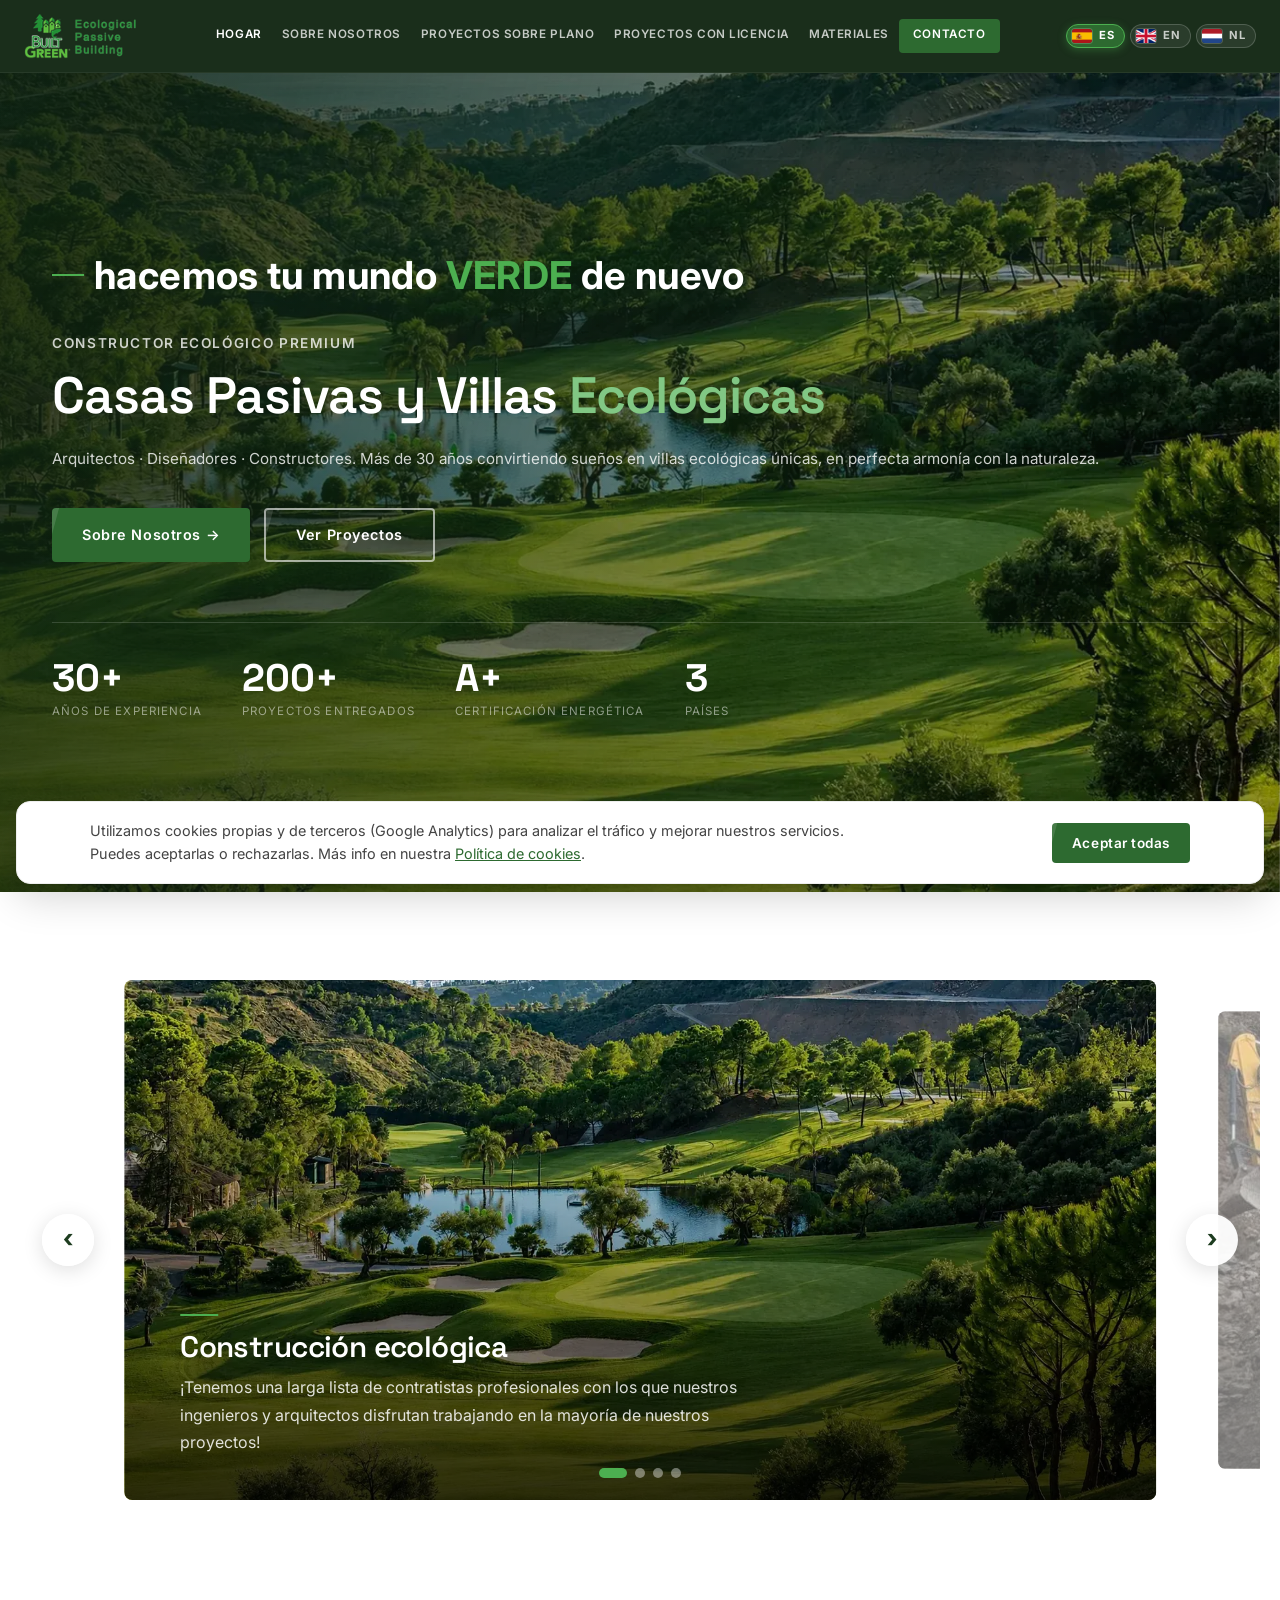
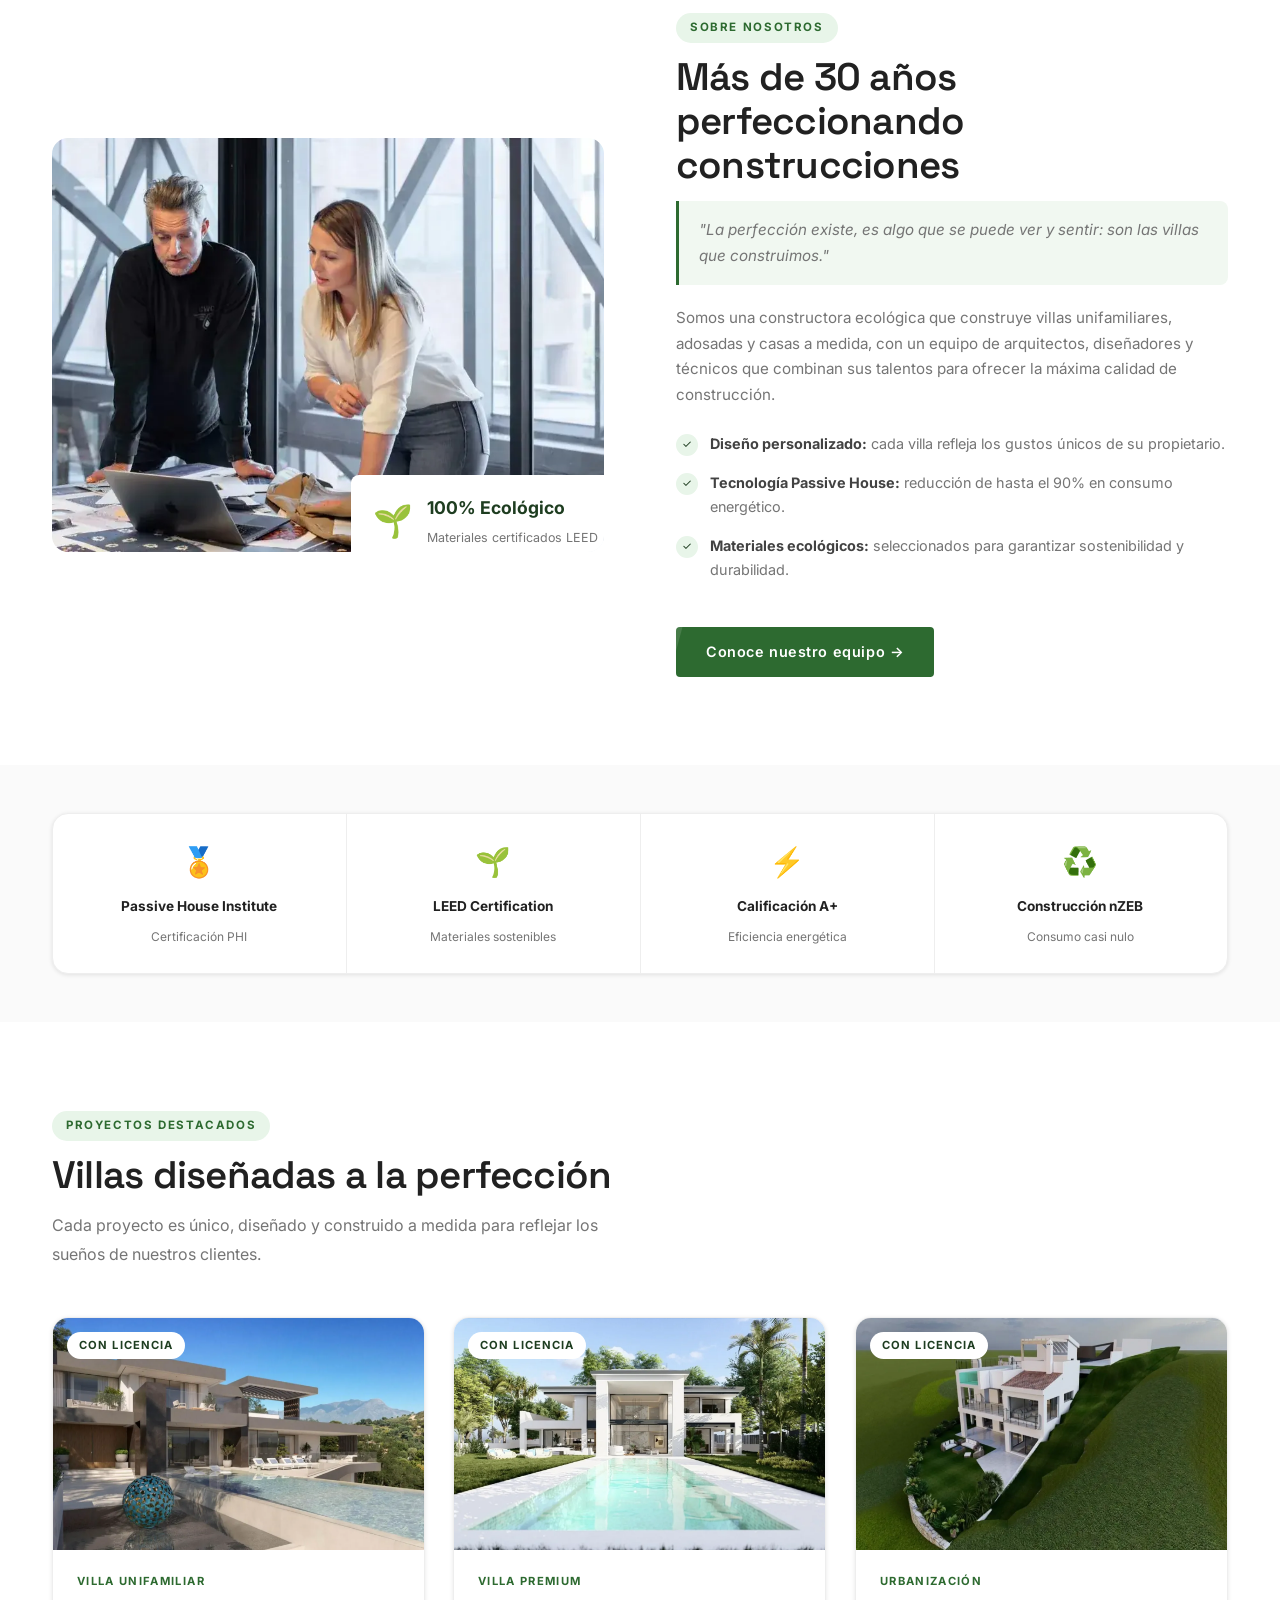
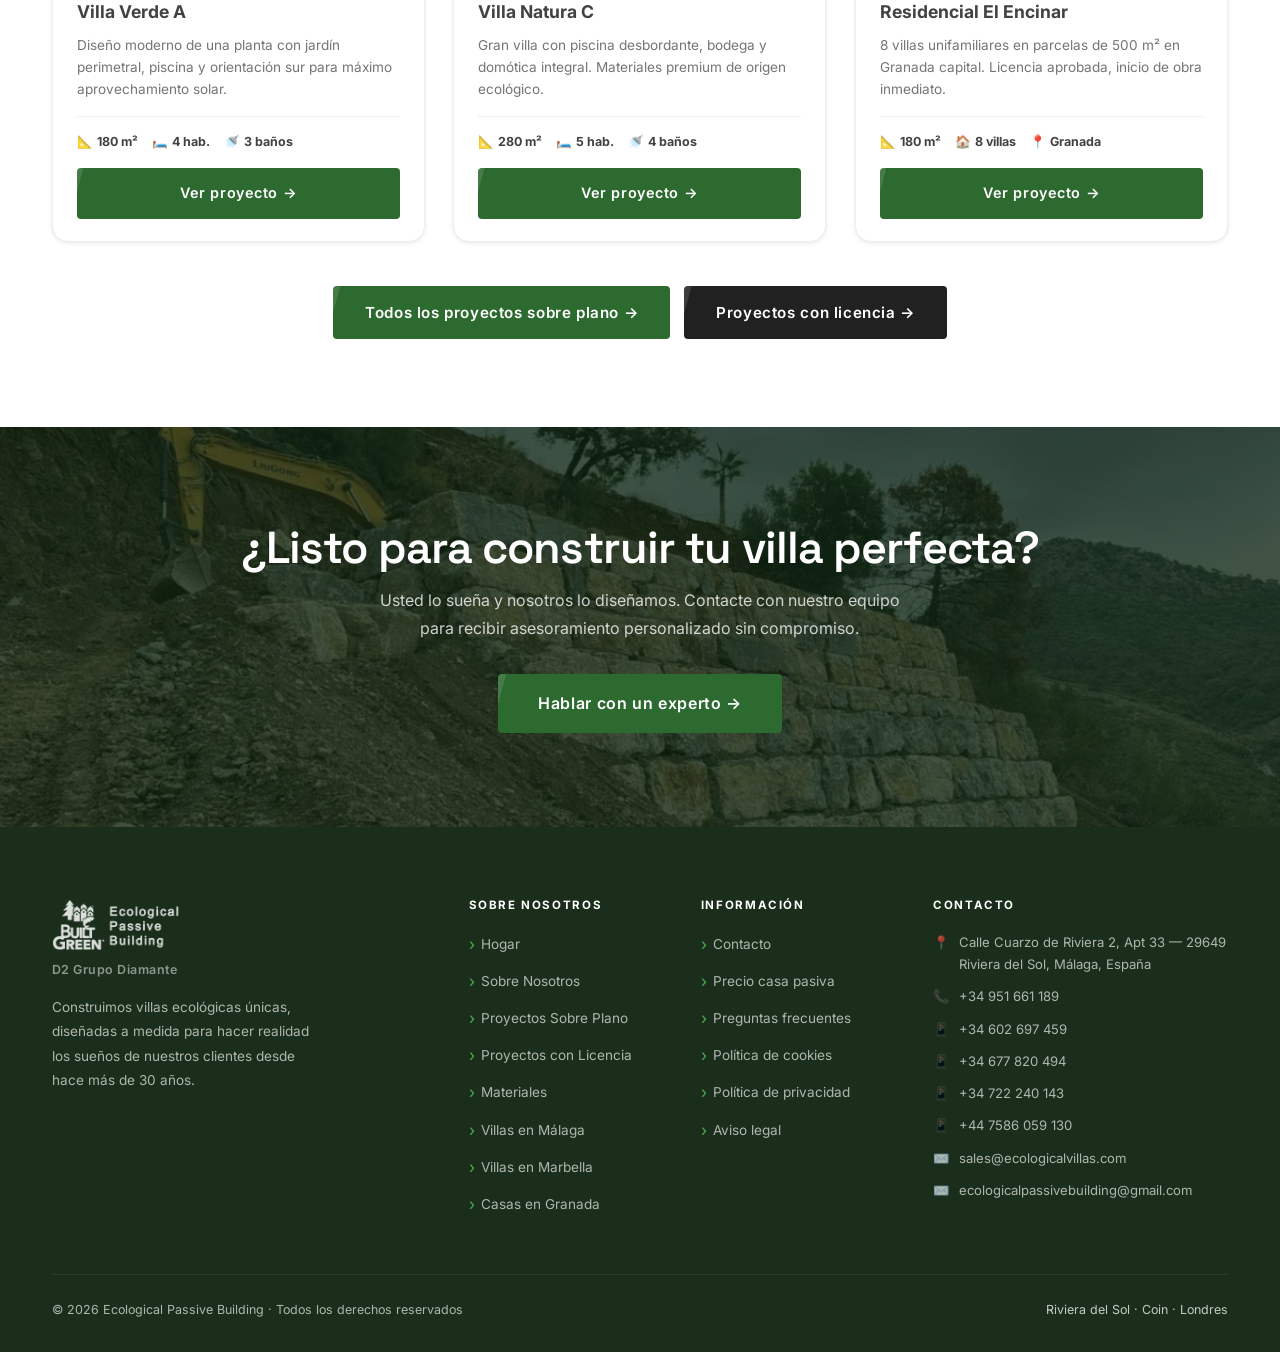
<file: index.html>
<!DOCTYPE html>
<html lang="es">
<head>
  <meta charset="UTF-8" />
  <meta name="viewport" content="width=device-width, initial-scale=1.0" />

  <!-- ── PRIMARY SEO ────────────────────────── -->
  <title>Casas Pasivas y Villas Ecológicas en Málaga y Granada | EPB</title>
  <meta name="description" content="Constructora ecológica en España: diseñamos y construimos villas pasivas certificadas Passive House (PHI) y nZEB en Málaga, Granada y Marbella. +30 años." />
  <meta name="keywords" content="casas pasivas, villas ecológicas, passive house España, constructora ecológica Granada, casas pasivas Málaga, villas Marbella, construcción sostenible, nZEB, certificación PHI, bioconstrucción, arquitectura bioclimática, casas autosuficientes, casas eficientes energéticamente, vivienda sostenible, casas A+, obra nueva ecológica, casas con paneles ICF, casas SIP, geotermia residencial, casas Costa del Sol" />
  <meta name="author" content="Ecological Passive Building" />
  <meta name="robots" content="index, follow, max-snippet:-1, max-image-preview:large, max-video-preview:-1" />
  <meta name="googlebot" content="index, follow" />
  <meta name="theme-color" content="#1e3d20" />
  <meta name="format-detection" content="telephone=no" />
  <meta name="geo.region" content="ES-AN" />
  <meta name="geo.placename" content="Riviera del Sol, Málaga" />
  <meta name="geo.position" content="36.5095;-4.6402" />
  <meta name="ICBM" content="36.5095, -4.6402" />

  <link rel="canonical" href="https://www.ecologicalpassivebuilding.es/" />
  <link rel="alternate" hreflang="es" href="https://www.ecologicalpassivebuilding.es/" />
  <link rel="alternate" hreflang="en" href="https://www.ecologicalpassivebuilding.es/?lang=en" />
  <link rel="alternate" hreflang="nl" href="https://www.ecologicalpassivebuilding.es/?lang=nl" />
  <link rel="alternate" hreflang="x-default" href="https://www.ecologicalpassivebuilding.es/" />

  <!-- ── OPEN GRAPH ─────────────────────────── -->
  <meta property="og:title" content="Casas Pasivas y Villas Ecológicas | Ecological Passive Building" />
  <meta property="og:description" content="Constructora ecológica líder en España. Villas pasivas certificadas Passive House y nZEB en Granada, Málaga y Marbella. +30 años de experiencia." />
  <meta property="og:type" content="website" />
  <meta property="og:url" content="https://www.ecologicalpassivebuilding.es/" />
  <meta property="og:image" content="https://www.ecologicalpassivebuilding.es/images/og/og-cover.jpg" />
  <meta property="og:image:width" content="1200" />
  <meta property="og:image:height" content="630" />
  <meta property="og:image:alt" content="Ecological Passive Building - Constructora ecológica en España" />
  <meta property="og:locale" content="es_ES" />
  <meta property="og:locale:alternate" content="en_GB" />
  <meta property="og:locale:alternate" content="nl_NL" />
  <meta property="og:site_name" content="Ecological Passive Building" />

  <!-- ── TWITTER CARDS ──────────────────────── -->
  <meta name="twitter:card" content="summary_large_image" />
  <meta name="twitter:title" content="Casas Pasivas y Villas Ecológicas | Ecological Passive Building" />
  <meta name="twitter:description" content="Constructora ecológica líder en España. Villas pasivas certificadas Passive House y nZEB en Granada, Málaga y Marbella." />
  <meta name="twitter:image" content="https://www.ecologicalpassivebuilding.es/images/og/og-cover.jpg" />

  <link rel="icon" type="image/png" href="images/Logo.png" />
  <link rel="apple-touch-icon" href="images/Logo.png" />
  <link rel="preconnect" href="https://fonts.googleapis.com" />
  <link rel="preconnect" href="https://fonts.gstatic.com" crossorigin />
  <link rel="preload" as="style" href="https://fonts.googleapis.com/css2?family=Inter:wght@400;500;600;700&family=Space+Grotesk:wght@500;600;700&display=swap" data-fonts />
  <noscript><link href="https://fonts.googleapis.com/css2?family=Inter:wght@400;500;600;700&family=Space+Grotesk:wght@500;600;700&display=swap" rel="stylesheet" /></noscript>
  <link rel="stylesheet" href="css/styles.css" />
  <!-- Preload de la imagen principal (LCP) para acelerar la carga visible -->
  <link rel="preload" as="image" href="images/imagen-1.webp" imagesrcset="images/imagen-1-800.webp 800w, images/imagen-1.webp 1600w" imagesizes="100vw" fetchpriority="high" />

  <!-- ── JSON-LD: Organization + LocalBusiness ── -->
  <script type="application/ld+json">
  {
    "@context": "https://schema.org",
    "@graph": [
      {
        "@type": "GeneralContractor",
        "@id": "https://www.ecologicalpassivebuilding.es/#organization",
        "name": "Ecological Passive Building",
        "alternateName": "CONSTRUCCIONES ECOLOGICAS Y PASIVAS 2026 S.L.",
        "taxID": "B88873567",
        "url": "https://www.ecologicalpassivebuilding.es/",
        "logo": {
          "@type": "ImageObject",
          "url": "https://www.ecologicalpassivebuilding.es/images/Logo.png",
          "width": 512,
          "height": 512
        },
        "image": "https://www.ecologicalpassivebuilding.es/images/Logo.png",
        "description": "Constructora ecológica especializada en villas pasivas y casas sostenibles certificadas Passive House (PHI) y nZEB. Diseño, arquitectura y construcción llave en mano en Granada, Málaga y Marbella.",
        "foundingDate": "1994",
        "slogan": "Construimos villas ecológicas únicas, en armonía con la naturaleza",
        "knowsAbout": ["Passive House", "construcción ecológica", "nZEB", "casas pasivas", "bioconstrucción", "arquitectura sostenible", "ICF", "SIP", "geotermia"],
        "address": {
          "@type": "PostalAddress",
          "streetAddress": "Calle Cuarzo de Riviera 2, Apt 33",
          "addressLocality": "Riviera del Sol",
          "postalCode": "29649",
          "addressRegion": "Andalucía",
          "addressCountry": "ES"
        },
        "geo": {
          "@type": "GeoCoordinates",
          "latitude": 36.5095,
          "longitude": -4.6402
        },
        "telephone": ["+34951661189", "+34602697459", "+34677820494", "+34722240143", "+447586059130"],
        "email": ["sales@ecologicalvillas.com", "ecologicalpassivebuilding@gmail.com"],
        "areaServed": [
          { "@type": "City", "name": "Granada" },
          { "@type": "City", "name": "Málaga" },
          { "@type": "City", "name": "Marbella" },
          { "@type": "City", "name": "Alhaurín" },
          { "@type": "AdministrativeArea", "name": "Andalucía" },
          { "@type": "Country", "name": "España" },
          { "@type": "Country", "name": "Reino Unido" }
        ],
        "priceRange": "€€€",
        "contactPoint": [
          {
            "@type": "ContactPoint",
            "telephone": "+34951661189",
            "contactType": "customer service",
            "areaServed": "ES",
            "availableLanguage": ["Spanish", "English", "Dutch"]
          },
          {
            "@type": "ContactPoint",
            "telephone": "+34602697459",
            "contactType": "sales",
            "areaServed": "ES",
            "availableLanguage": ["Spanish", "English"]
          },
          {
            "@type": "ContactPoint",
            "telephone": "+34722240143",
            "contactType": "customer service",
            "areaServed": "ES",
            "availableLanguage": ["Spanish", "English"]
          },
          {
            "@type": "ContactPoint",
            "telephone": "+447586059130",
            "contactType": "sales",
            "areaServed": "GB",
            "availableLanguage": ["English"]
          }
        ],
        "hasOfferCatalog": {
          "@type": "OfferCatalog",
          "name": "Servicios de construcción ecológica",
          "itemListElement": [
            { "@type": "Offer", "itemOffered": { "@type": "Service", "name": "Villas pasivas a medida" } },
            { "@type": "Offer", "itemOffered": { "@type": "Service", "name": "Proyectos sobre plano" } },
            { "@type": "Offer", "itemOffered": { "@type": "Service", "name": "Promociones con licencia aprobada" } },
            { "@type": "Offer", "itemOffered": { "@type": "Service", "name": "Materiales ecológicos certificados" } }
          ]
        }
      },
      {
        "@type": "WebSite",
        "@id": "https://www.ecologicalpassivebuilding.es/#website",
        "url": "https://www.ecologicalpassivebuilding.es/",
        "name": "Ecological Passive Building",
        "publisher": { "@id": "https://www.ecologicalpassivebuilding.es/#organization" },
        "inLanguage": "es-ES"
      }
    ]
  }
  </script>
</head>
<body>
<script defer src="js/nav.js"></script>

<!-- ══ HERO ════════════════════════════════ -->
<section id="home-hero">
  <div class="home-hero-bg">
    <img width="1600" height="889" src="images/imagen-1.webp" srcset="images/imagen-1-800.webp 800w, images/imagen-1.webp 1600w" sizes="100vw" alt="Villa ecológica moderna" loading="eager" fetchpriority="high" decoding="async" />
  </div>
  <div class="home-hero-content container">
    <div class="hero-eyebrow">
      <span data-i18n="hero.tagline">we make your world GREEN again</span>
    </div>
    <div style="font-size:.85rem;font-weight:600;letter-spacing:.12em;text-transform:uppercase;color:rgba(255,255,255,.78);margin-bottom:12px;" data-i18n="hero.eyebrow">PREMIUM ECOLOGICAL CONSTRUCTOR</div>
    <h1 class="title-1line" data-i18n="hero.h1">Casas Pasivas y Villas <em>Ecológicas</em></h1>
    <p class="subtitle-1line" data-i18n="hero.p">Architects · Designers · Constructors. Over 30 years turning dreams into unique ecological villas, in perfect harmony with nature.</p>
    <div class="hero-actions">
      <a href="sobre-nosotros.html" class="btn btn-primary" data-i18n="hero.btn1">Sobre Nosotros →</a>
      <a href="proyectos-plano.html" class="btn btn-outline" data-i18n="hero.btn2">Ver Proyectos</a>
    </div>
    <div class="hero-stats">
      <div class="hero-stat">
        <div class="stat-num">30+</div>
        <div class="stat-label" data-i18n="hero.stat1l">Años de experiencia</div>
      </div>
      <div class="hero-stat">
        <div class="stat-num">200+</div>
        <div class="stat-label" data-i18n="hero.stat2l">Proyectos entregados</div>
      </div>
      <div class="hero-stat">
        <div class="stat-num">A+</div>
        <div class="stat-label" data-i18n="hero.stat3l">Certificación energética</div>
      </div>
      <div class="hero-stat">
        <div class="stat-num">3</div>
        <div class="stat-label" data-i18n="hero.stat4l">Países</div>
      </div>
    </div>
  </div>
</section>

<!-- ══ SERVICES CAROUSEL ════════════════════ -->
<section id="services">
  <h2 class="sr-only" data-i18n="svc.h2">Nuestros servicios</h2>
  <div class="services-carousel" id="servicesCarousel">
    <div class="carousel-progress" aria-hidden="true">
      <div class="carousel-progress-bar" id="svcProgress"></div>
    </div>
    <button class="carousel-arrow carousel-prev" id="svcPrev" aria-label="Anterior">‹</button>
    <button class="carousel-arrow carousel-next" id="svcNext" aria-label="Siguiente">›</button>
    <div class="carousel-track" id="servicesTrack">
      <div class="service-card">
        <img width="1600" height="889" src="images/imagen-1.webp" alt="Construcción ecológica" loading="lazy" />
        <div class="service-content">
          <div class="service-line"></div>
          <h3 data-i18n="svc.h3.1">Construcción ecológica</h3>
          <p data-i18n="svc.p.1">¡Tenemos una larga lista de contratistas profesionales con los que nuestros ingenieros y arquitectos disfrutan trabajando en la mayoría de nuestros proyectos!</p>
        </div>
      </div>
      <div class="service-card">
        <img width="1200" height="465" src="images/imagen-2.webp" alt="Diseño y construcción" loading="lazy" />
        <div class="service-content">
          <div class="service-line"></div>
          <h3 data-i18n="svc.h3.2">Diseño y construcción</h3>
          <p data-i18n="svc.p.2">Nuestra especialización nos permite diseñar y construir cualquier tipo de proyecto, por lo que somos considerados los mejores del mercado.</p>
        </div>
      </div>
      <div class="service-card">
        <img width="1200" height="879" src="images/villa-38.webp" alt="Servicios de construcción" loading="lazy" />
        <div class="service-content">
          <div class="service-line"></div>
          <h3 data-i18n="svc.h3.3">Servicios de construcción</h3>
          <p data-i18n="svc.p.3">La construcción ecológica pasiva proporciona servicios de construcción de alta calidad teniendo en cuenta todos los aspectos de eficiencia energética.</p>
        </div>
      </div>
      <div class="service-card">
        <img width="1200" height="678" src="images/villa-049.webp" alt="Servicios previos a la construcción" loading="lazy" />
        <div class="service-content">
          <div class="service-line"></div>
          <h3 data-i18n="svc.h3.4">Servicios previos a la construcción</h3>
          <p data-i18n="svc.p.4">Antes de que comience la construcción, dedicamos tiempo a la planificación inicial para sopesar de antemano todos los aspectos financieros y de eficiencia.</p>
        </div>
      </div>
    </div>
    <div class="carousel-dots" id="servicesDots"></div>
  </div>
</section>

<!-- ══ ABOUT SNIPPET ════════════════════════ -->
<section class="section">
  <div class="container">
    <div class="split">
      <div class="split-img">
        <img width="1280" height="644" src="images/about-us.webp" alt="Equipo de arquitectos Ecological Passive Building" loading="lazy" />
        <div class="split-img-badge">
          <div class="badge-icon">🌱</div>
          <div class="badge-body">
            <strong>100% Ecológico</strong>
            <span>Materiales certificados LEED</span>
          </div>
        </div>
      </div>
      <div class="split-text">
        <span class="tag" data-i18n="about.tag">Sobre Nosotros</span>
        <h2 class="section-title" data-i18n="about.h2">Más de 30 años creando el hogar de tus sueños</h2>
        <blockquote data-i18n="about.quote">"La perfección existe, es algo que se puede ver y sentir, son las villas que construimos".</blockquote>
        <p style="color:var(--gray-600);font-size:.95rem;margin-bottom:16px;" data-i18n="about.p">
          Somos una constructora ecológica que construye villas unifamiliares, adosadas y casas a medida, con un equipo de arquitectos, diseñadores y técnicos que combinan sus talentos para ofrecer la máxima calidad de construcción.
        </p>
        <div class="feature-list">
          <div class="feature-item"><div class="feature-check">✓</div><p data-i18n="about.li1"><strong>Diseño personalizado:</strong> cada villa refleja los gustos únicos de su propietario.</p></div>
          <div class="feature-item"><div class="feature-check">✓</div><p data-i18n="about.li2"><strong>Tecnología Passive House:</strong> reducción de hasta el 90% en consumo energético.</p></div>
          <div class="feature-item"><div class="feature-check">✓</div><p data-i18n="about.li3"><strong>Materiales ecológicos:</strong> seleccionados para garantizar sostenibilidad y durabilidad.</p></div>
        </div>
        <a href="sobre-nosotros.html#equipo" class="btn btn-primary" style="margin-top:20px;" data-i18n="about.btn">Conoce nuestro equipo →</a>
      </div>
    </div>
  </div>
</section>

<!-- ══ CERTIFICATIONS ═══════════════════════ -->
<section class="section section-alt" style="padding:48px 0;">
  <div class="container">
    <div class="cert-strip">
      <div class="cert-item"><div class="icon">🏅</div><strong>Passive House Institute</strong><span>Certificación PHI</span></div>
      <div class="cert-item"><div class="icon">🌱</div><strong>LEED Certification</strong><span>Materiales sostenibles</span></div>
      <div class="cert-item"><div class="icon">⚡</div><strong>Calificación A+</strong><span>Eficiencia energética</span></div>
      <div class="cert-item"><div class="icon">♻️</div><strong>Construcción nZEB</strong><span>Consumo casi nulo</span></div>
    </div>
  </div>
</section>

<!-- ══ FEATURED PROJECTS ════════════════════ -->
<section class="section">
  <div class="container">
    <div class="section-header" style="margin-bottom:48px;">
      <span class="tag" data-i18n="feat.tag">Proyectos Destacados</span>
      <h2 class="section-title" data-i18n="feat.h2">Villas diseñadas a la perfección</h2>
      <p class="section-lead" data-i18n="feat.lead">Cada proyecto es único, diseñado y construido a medida para reflejar los sueños de nuestros clientes.</p>
    </div>
    <div class="grid-3">
      <div class="project-card">
        <div class="project-card-img">
          <img width="1200" height="879" src="images/villa-38.webp" alt="Villa 38" loading="lazy" />
          <span class="card-badge" data-i18n="feat.badge.lic">Con Licencia</span>
        </div>
        <div class="project-card-body">
          <div class="card-category" data-i18n="feat.c1.cat">Villa Unifamiliar</div>
          <div class="card-title">Villa Verde A</div>
          <div class="card-desc" data-i18n="feat.c1.desc">Diseño moderno de una planta con jardín perimetral, piscina y orientación sur para máximo aprovechamiento solar.</div>
          <div class="card-meta">
            <span class="card-meta-item">📐 <strong>180 m²</strong></span>
            <span class="card-meta-item">🛏️ <strong data-i18n="feat.rooms4">4 hab.</strong></span>
            <span class="card-meta-item">🚿 <strong data-i18n="feat.bath3">3 baños</strong></span>
          </div>
          <a href="proyectos-licencia.html" class="btn btn-primary" style="width:100%;justify-content:center;margin-top:16px;" data-i18n="feat.viewbtn">Ver proyecto →</a>
        </div>
      </div>
      <div class="project-card">
        <div class="project-card-img">
          <img width="1200" height="678" src="images/villa-049.webp" alt="Villa 049" loading="lazy" />
          <span class="card-badge" data-i18n="feat.badge.lic">Con Licencia</span>
        </div>
        <div class="project-card-body">
          <div class="card-category" data-i18n="feat.c2.cat">Villa Premium</div>
          <div class="card-title">Villa Natura C</div>
          <div class="card-desc" data-i18n="feat.c2.desc">Gran villa con piscina desbordante, bodega y domótica integral. Materiales premium de origen ecológico.</div>
          <div class="card-meta">
            <span class="card-meta-item">📐 <strong>280 m²</strong></span>
            <span class="card-meta-item">🛏️ <strong data-i18n="feat.rooms5">5 hab.</strong></span>
            <span class="card-meta-item">🚿 <strong data-i18n="feat.bath4">4 baños</strong></span>
          </div>
          <a href="proyectos-licencia.html" class="btn btn-primary" style="width:100%;justify-content:center;margin-top:16px;" data-i18n="feat.viewbtn">Ver proyecto →</a>
        </div>
      </div>
      <div class="project-card">
        <div class="project-card-img">
          <img width="1200" height="737" src="images/villa-005.webp" alt="Villa 005" loading="lazy" />
          <span class="card-badge" data-i18n="feat.badge.lic">Con Licencia</span>
        </div>
        <div class="project-card-body">
          <div class="card-category" data-i18n="feat.c3.cat">Urbanización</div>
          <div class="card-title">Residencial El Encinar</div>
          <div class="card-desc" data-i18n="feat.c3.desc">8 villas unifamiliares en parcelas de 500 m² en Granada capital. Licencia aprobada, inicio de obra inmediato.</div>
          <div class="card-meta">
            <span class="card-meta-item">📐 <strong>180 m²</strong></span>
            <span class="card-meta-item">🏠 <strong data-i18n="feat.units8">8 villas</strong></span>
            <span class="card-meta-item">📍 <strong>Granada</strong></span>
          </div>
          <a href="proyectos-licencia.html" class="btn btn-primary" style="width:100%;justify-content:center;margin-top:16px;" data-i18n="feat.viewbtn">Ver proyecto →</a>
        </div>
      </div>
    </div>
    <div style="text-align:center;margin-top:44px;display:flex;gap:14px;justify-content:center;flex-wrap:wrap;">
      <a href="proyectos-plano.html" class="btn btn-primary" style="font-size:.95rem;padding:14px 32px;" data-i18n="feat.allplan">Todos los proyectos sobre plano →</a>
      <a href="proyectos-licencia.html" class="btn btn-dark" style="font-size:.95rem;padding:14px 32px;" data-i18n="feat.alllic">Proyectos con licencia →</a>
    </div>
  </div>
</section>

<!-- ══ CTA BANNER ═══════════════════════════ -->
<section style="position:relative;height:400px;overflow:hidden;display:flex;align-items:center;">
  <img width="1200" height="465" src="images/imagen-2.webp" srcset="images/imagen-2-800.webp 800w, images/imagen-2.webp 1200w" sizes="100vw" alt="Villa de lujo"
       style="position:absolute;inset:0;width:100%;height:100%;object-fit:cover;" loading="lazy" />
  <div style="position:absolute;inset:0;background:rgba(15,35,16,.78);"></div>
  <div class="container" style="position:relative;z-index:1;text-align:center;">
    <h2 style="font-size:clamp(1.8rem,3.5vw,2.8rem);color:#fff;margin-bottom:14px;" data-i18n="cta.h2">¿Listo para construir tu villa perfecta?</h2>
    <p style="font-size:1rem;color:rgba(255,255,255,.78);max-width:520px;margin:0 auto 32px;" data-i18n="cta.p">Usted lo sueña y nosotros lo diseñamos. Contacte con nuestro equipo para recibir asesoramiento personalizado sin compromiso.</p>
    <a href="contacto.html" class="btn btn-primary" style="font-size:1rem;padding:16px 40px;" data-i18n="cta.btn">Hablar con un experto →</a>
  </div>
</section>

<script defer src="js/main.js"></script>
<script defer src="js/seo-i18n.js"></script>
</body>
</html>
</file>
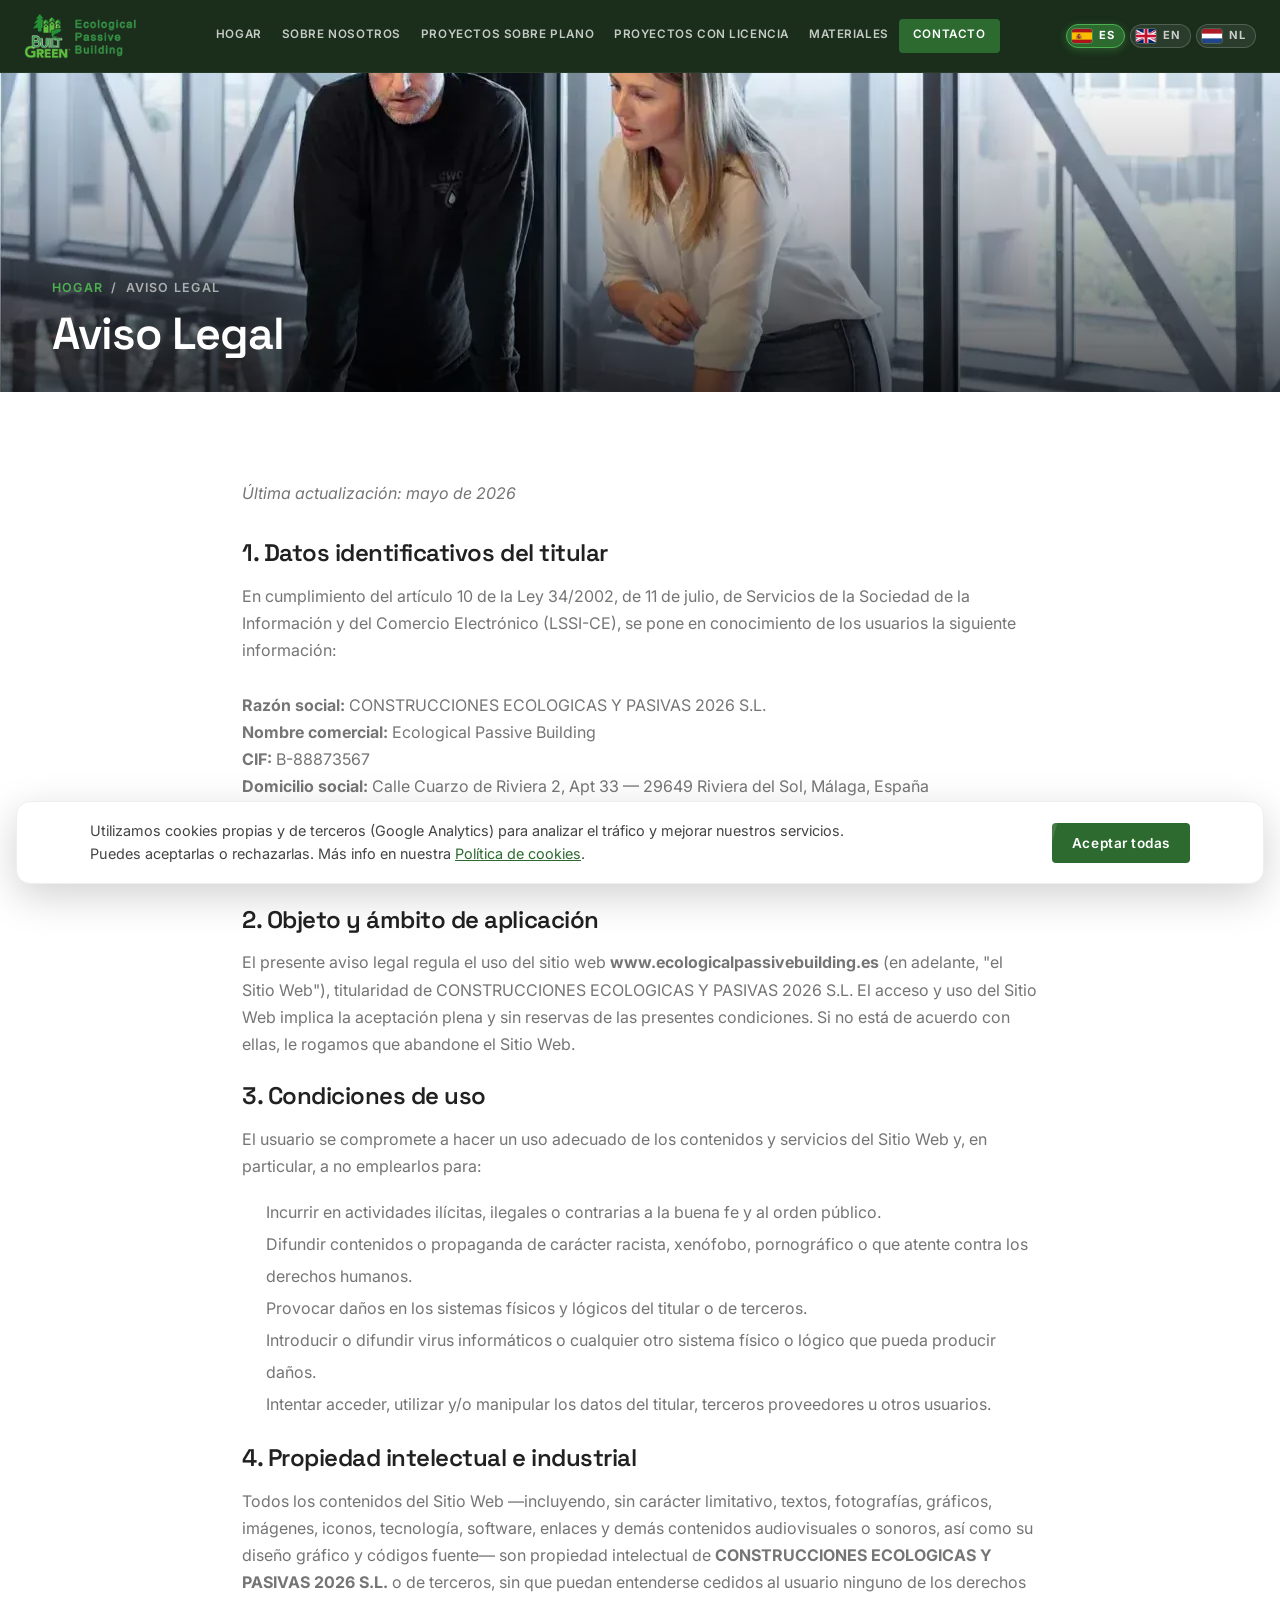
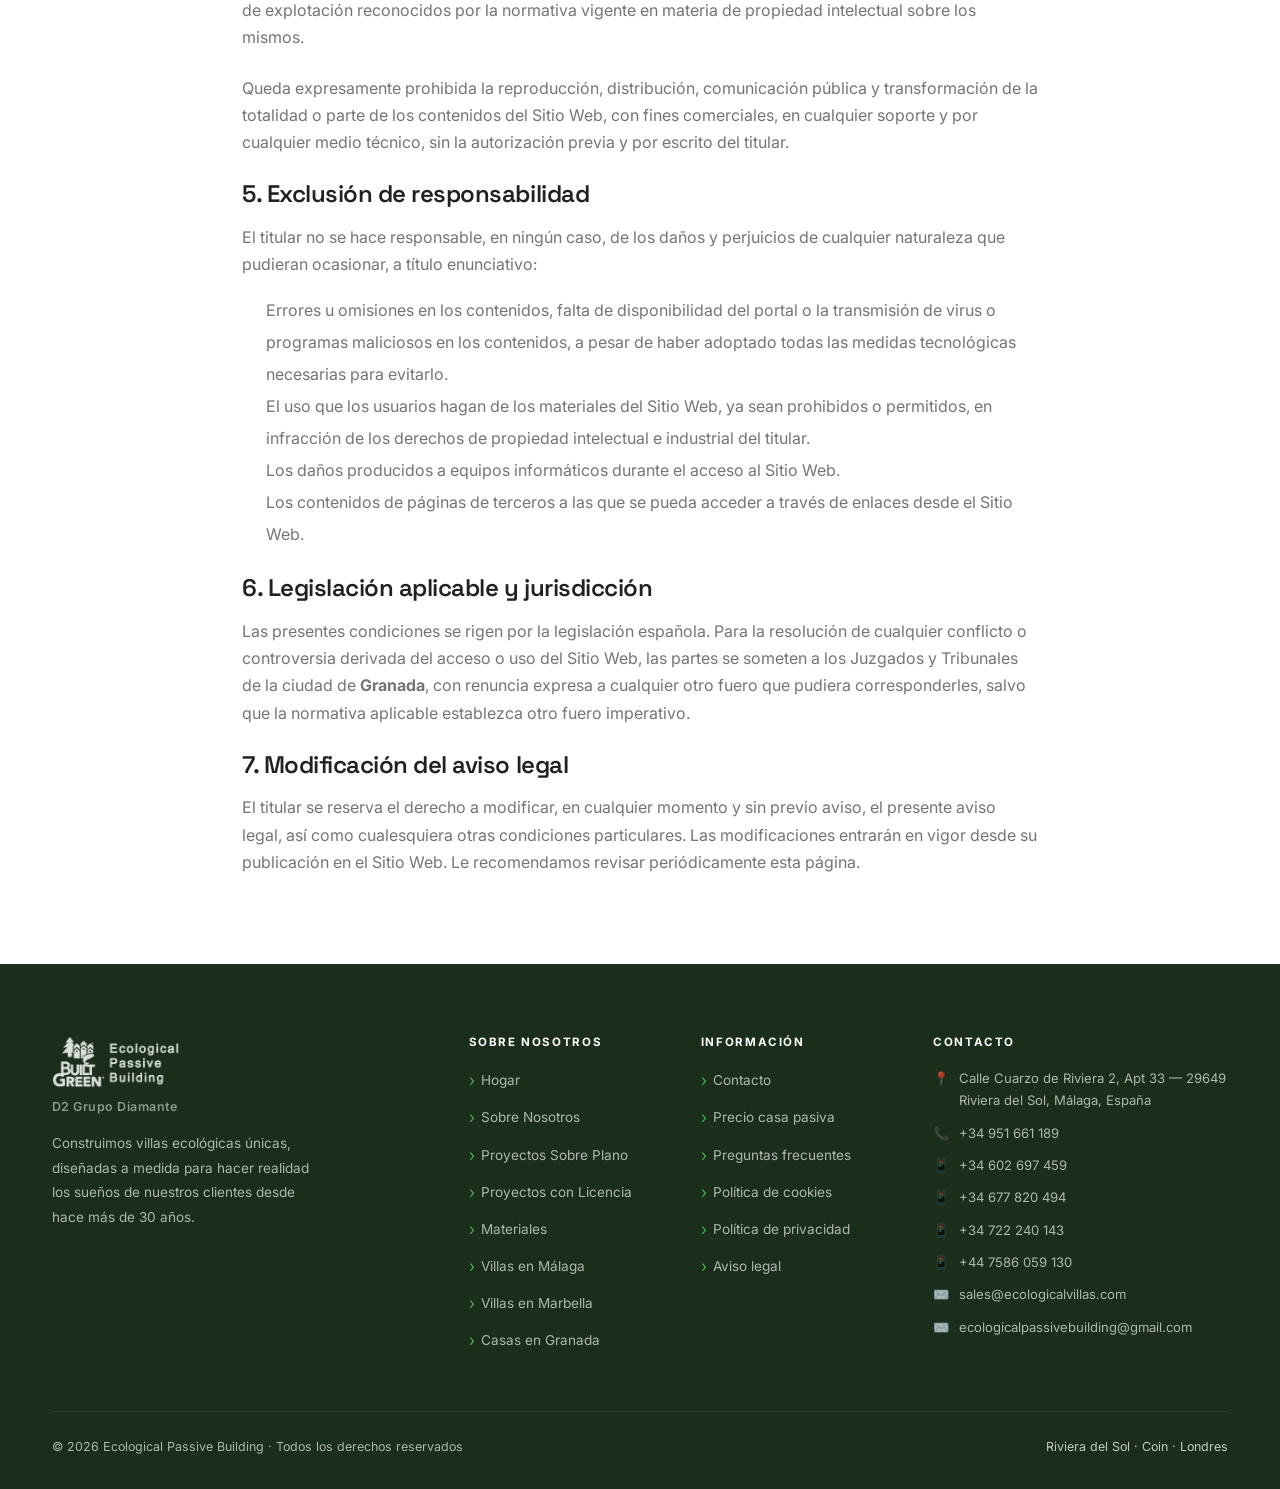
<file: aviso-legal.html>
<!DOCTYPE html>
<html lang="es">
<head>
  <meta charset="UTF-8" />
  <meta name="viewport" content="width=device-width, initial-scale=1.0" />
  <title>Aviso Legal | Ecological Passive Building</title>
  <meta name="description" content="Aviso legal de Ecological Passive Building. Información legal sobre el titular del sitio web, condiciones de uso y propiedad intelectual." />
  <meta name="robots" content="noindex, follow" />
  <meta name="theme-color" content="#1e3d20" />
  <link rel="canonical" href="https://www.ecologicalpassivebuilding.es/aviso-legal.html" />
  <link rel="alternate" hreflang="es" href="https://www.ecologicalpassivebuilding.es/aviso-legal.html" />
  <link rel="alternate" hreflang="en" href="https://www.ecologicalpassivebuilding.es/aviso-legal.html?lang=en" />
  <link rel="alternate" hreflang="nl" href="https://www.ecologicalpassivebuilding.es/aviso-legal.html?lang=nl" />
  <link rel="icon" type="image/png" href="images/Logo.png" />
  <link rel="preconnect" href="https://fonts.googleapis.com" />
  <link rel="preload" as="style" href="https://fonts.googleapis.com/css2?family=Inter:wght@400;500;600;700&family=Space+Grotesk:wght@500;600;700&display=swap" data-fonts />
  <noscript><link href="https://fonts.googleapis.com/css2?family=Inter:wght@400;500;600;700&family=Space+Grotesk:wght@500;600;700&display=swap" rel="stylesheet" /></noscript>
  <link rel="stylesheet" href="css/styles.css" />
</head>
<body>
<script defer src="js/nav.js"></script>

<div class="page-hero" style="max-height:320px;">
  <img width="1280" height="644" src="images/about-us.webp" alt="Aviso Legal" loading="eager" fetchpriority="high" decoding="async" />
  <div class="page-hero-content container">
    <nav class="breadcrumb">
      <a href="index.html" data-i18n="nav.home">Hogar</a><span class="sep">/</span>
      <span data-i18n="al.title">Aviso Legal</span>
    </nav>
    <h1 data-i18n="al.title">Aviso Legal</h1>
  </div>
</div>

<section class="section">
  <div class="container" style="max-width:860px;">
    <p style="color:var(--gray-600);margin-bottom:32px;"><em data-i18n="legal.updated">Última actualización: mayo de 2026</em></p>

    <h2 style="font-family:'Space Grotesk',sans-serif;font-size:1.5rem;margin-bottom:16px;" data-i18n="al.1.h">1. Datos identificativos del titular</h2>
    <p style="color:var(--gray-600);margin-bottom:24px;" data-i18n="al.1.p">
      En cumplimiento del artículo 10 de la Ley 34/2002, de 11 de julio, de Servicios de la Sociedad de la Información y del Comercio Electrónico (LSSI-CE), se pone en conocimiento de los usuarios la siguiente información:<br><br>
      <strong>Razón social:</strong> CONSTRUCCIONES ECOLOGICAS Y PASIVAS 2026 S.L.<br>
      <strong>Nombre comercial:</strong> Ecological Passive Building<br><strong>CIF:</strong> B-88873567<br>
      <strong>Domicilio social:</strong> Calle Cuarzo de Riviera 2, Apt 33 — 29649 Riviera del Sol, Málaga, España<br>
      <strong>Teléfono:</strong> <a href="https://wa.me/34951661189" style="color:var(--green-mid);">+34 951 661 189</a><br>
      <strong>Correo electrónico:</strong> <a href="mailto:sales@ecologicalvillas.com" style="color:var(--green-mid);">sales@ecologicalvillas.com</a><br>
      <strong>Sitio web:</strong> www.ecologicalpassivebuilding.es
    </p>

    <h2 style="font-family:'Space Grotesk',sans-serif;font-size:1.5rem;margin-bottom:16px;" data-i18n="al.2.h">2. Objeto y ámbito de aplicación</h2>
    <p style="color:var(--gray-600);margin-bottom:24px;" data-i18n="al.2.p">El presente aviso legal regula el uso del sitio web <strong>www.ecologicalpassivebuilding.es</strong> (en adelante, "el Sitio Web"), titularidad de CONSTRUCCIONES ECOLOGICAS Y PASIVAS 2026 S.L. El acceso y uso del Sitio Web implica la aceptación plena y sin reservas de las presentes condiciones. Si no está de acuerdo con ellas, le rogamos que abandone el Sitio Web.</p>

    <h2 style="font-family:'Space Grotesk',sans-serif;font-size:1.5rem;margin-bottom:16px;" data-i18n="al.3.h">3. Condiciones de uso</h2>
    <p style="color:var(--gray-600);margin-bottom:16px;" data-i18n="al.3.p">El usuario se compromete a hacer un uso adecuado de los contenidos y servicios del Sitio Web y, en particular, a no emplearlos para:</p>
    <ul style="color:var(--gray-600);margin-bottom:24px;padding-left:24px;line-height:2;" data-i18n="al.3.ul">
      <li>Incurrir en actividades ilícitas, ilegales o contrarias a la buena fe y al orden público.</li>
      <li>Difundir contenidos o propaganda de carácter racista, xenófobo, pornográfico o que atente contra los derechos humanos.</li>
      <li>Provocar daños en los sistemas físicos y lógicos del titular o de terceros.</li>
      <li>Introducir o difundir virus informáticos o cualquier otro sistema físico o lógico que pueda producir daños.</li>
      <li>Intentar acceder, utilizar y/o manipular los datos del titular, terceros proveedores u otros usuarios.</li>
    </ul>

    <h2 style="font-family:'Space Grotesk',sans-serif;font-size:1.5rem;margin-bottom:16px;" data-i18n="al.4.h">4. Propiedad intelectual e industrial</h2>
    <p style="color:var(--gray-600);margin-bottom:24px;" data-i18n="al.4.p1">Todos los contenidos del Sitio Web —incluyendo, sin carácter limitativo, textos, fotografías, gráficos, imágenes, iconos, tecnología, software, enlaces y demás contenidos audiovisuales o sonoros, así como su diseño gráfico y códigos fuente— son propiedad intelectual de <strong>CONSTRUCCIONES ECOLOGICAS Y PASIVAS 2026 S.L.</strong> o de terceros, sin que puedan entenderse cedidos al usuario ninguno de los derechos de explotación reconocidos por la normativa vigente en materia de propiedad intelectual sobre los mismos.</p>
    <p style="color:var(--gray-600);margin-bottom:24px;" data-i18n="al.4.p2">Queda expresamente prohibida la reproducción, distribución, comunicación pública y transformación de la totalidad o parte de los contenidos del Sitio Web, con fines comerciales, en cualquier soporte y por cualquier medio técnico, sin la autorización previa y por escrito del titular.</p>

    <h2 style="font-family:'Space Grotesk',sans-serif;font-size:1.5rem;margin-bottom:16px;" data-i18n="al.5.h">5. Exclusión de responsabilidad</h2>
    <p style="color:var(--gray-600);margin-bottom:16px;" data-i18n="al.5.p">El titular no se hace responsable, en ningún caso, de los daños y perjuicios de cualquier naturaleza que pudieran ocasionar, a título enunciativo:</p>
    <ul style="color:var(--gray-600);margin-bottom:24px;padding-left:24px;line-height:2;" data-i18n="al.5.ul">
      <li>Errores u omisiones en los contenidos, falta de disponibilidad del portal o la transmisión de virus o programas maliciosos en los contenidos, a pesar de haber adoptado todas las medidas tecnológicas necesarias para evitarlo.</li>
      <li>El uso que los usuarios hagan de los materiales del Sitio Web, ya sean prohibidos o permitidos, en infracción de los derechos de propiedad intelectual e industrial del titular.</li>
      <li>Los daños producidos a equipos informáticos durante el acceso al Sitio Web.</li>
      <li>Los contenidos de páginas de terceros a las que se pueda acceder a través de enlaces desde el Sitio Web.</li>
    </ul>

    <h2 style="font-family:'Space Grotesk',sans-serif;font-size:1.5rem;margin-bottom:16px;" data-i18n="al.6.h">6. Legislación aplicable y jurisdicción</h2>
    <p style="color:var(--gray-600);margin-bottom:24px;" data-i18n="al.6.p">Las presentes condiciones se rigen por la legislación española. Para la resolución de cualquier conflicto o controversia derivada del acceso o uso del Sitio Web, las partes se someten a los Juzgados y Tribunales de la ciudad de <strong>Granada</strong>, con renuncia expresa a cualquier otro fuero que pudiera corresponderles, salvo que la normativa aplicable establezca otro fuero imperativo.</p>

    <h2 style="font-family:'Space Grotesk',sans-serif;font-size:1.5rem;margin-bottom:16px;" data-i18n="al.7.h">7. Modificación del aviso legal</h2>
    <p style="color:var(--gray-600);" data-i18n="al.7.p">El titular se reserva el derecho a modificar, en cualquier momento y sin previo aviso, el presente aviso legal, así como cualesquiera otras condiciones particulares. Las modificaciones entrarán en vigor desde su publicación en el Sitio Web. Le recomendamos revisar periódicamente esta página.</p>
  </div>
</section>

<script defer src="js/main.js"></script>
<script defer src="js/seo-i18n.js"></script>
</body>
</html>
</file>
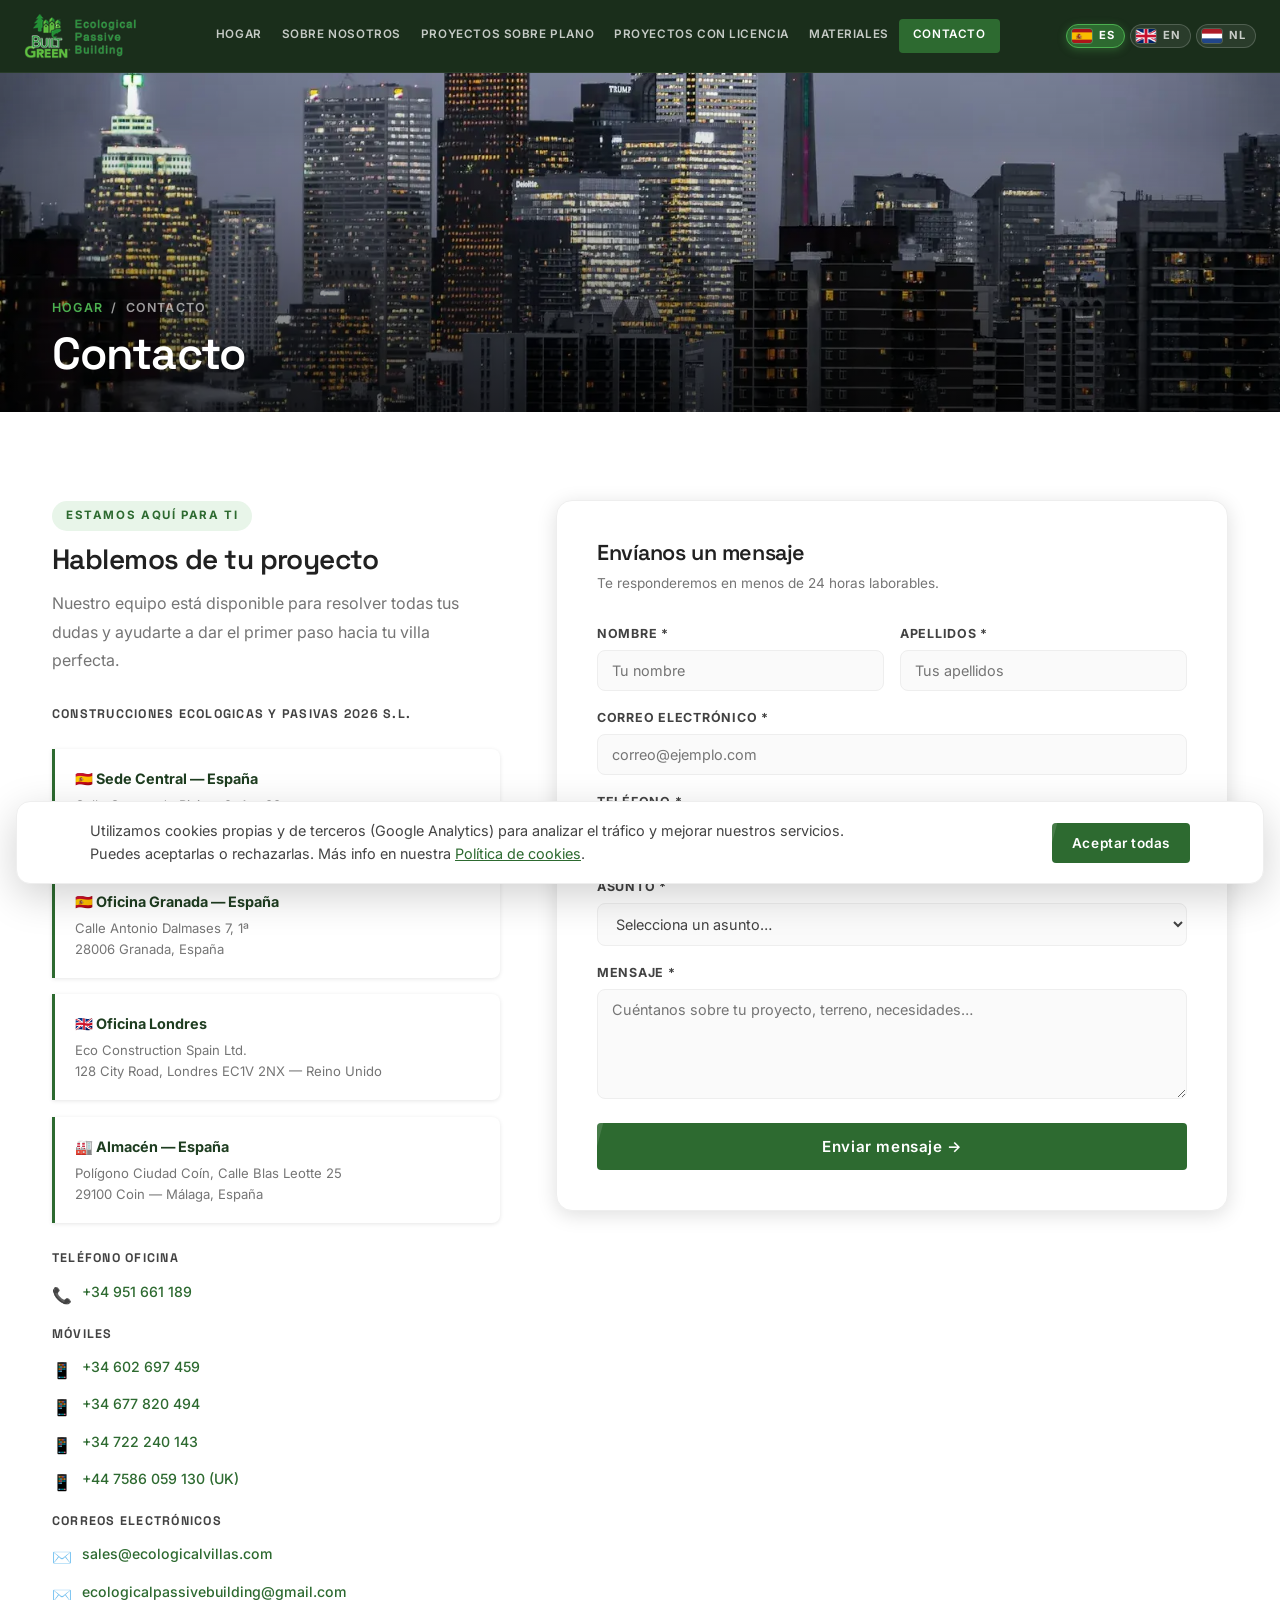
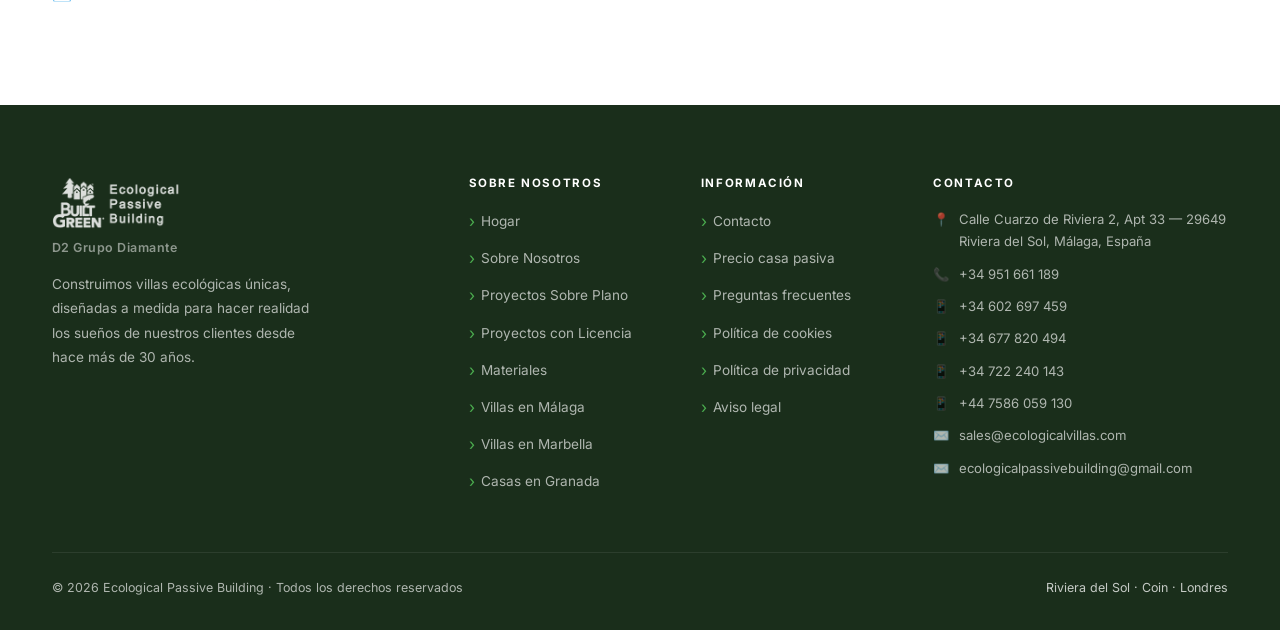
<file: contacto.html>
<!DOCTYPE html>
<html lang="es">
<head>
  <meta charset="UTF-8" />
  <meta name="viewport" content="width=device-width, initial-scale=1.0" />

  <title>Contacto | Constructora Ecológica en Málaga y Londres | EPB</title>
  <meta name="description" content="Solicita presupuesto sin compromiso para tu villa pasiva. Oficinas en Málaga (Riviera del Sol y Coín) y Londres. Respuesta en menos de 24 h." />
  <meta name="keywords" content="contacto constructora ecológica, constructora Málaga teléfono, villas ecológicas contacto, presupuesto casa pasiva, consultoría villa sostenible, oficina Riviera del Sol, oficina Coin Málaga, oficina Londres City Road, presupuesto sin compromiso construcción ecológica, asesoramiento passive house España" />
  <meta name="author" content="Ecological Passive Building" />
  <meta name="robots" content="index, follow, max-snippet:-1, max-image-preview:large" />
  <meta name="theme-color" content="#1e3d20" />
  <meta name="geo.region" content="ES-AN" />
  <meta name="geo.placename" content="Riviera del Sol, Málaga" />
  <meta name="geo.position" content="36.5095;-4.6402" />

  <link rel="canonical" href="https://www.ecologicalpassivebuilding.es/contacto.html" />
  <link rel="alternate" hreflang="es" href="https://www.ecologicalpassivebuilding.es/contacto.html" />
  <link rel="alternate" hreflang="en" href="https://www.ecologicalpassivebuilding.es/contacto.html?lang=en" />
  <link rel="alternate" hreflang="nl" href="https://www.ecologicalpassivebuilding.es/contacto.html?lang=nl" />
  <link rel="alternate" hreflang="x-default" href="https://www.ecologicalpassivebuilding.es/contacto.html" />

  <meta property="og:title" content="Contacto | Constructora Ecológica EPB" />
  <meta property="og:description" content="Oficinas en Málaga y Londres. Solicita presupuesto sin compromiso para tu villa pasiva. Respuesta en menos de 24h." />
  <meta property="og:type" content="website" />
  <meta property="og:url" content="https://www.ecologicalpassivebuilding.es/contacto.html" />
  <meta property="og:image" content="https://www.ecologicalpassivebuilding.es/images/og/og-cover.jpg" />
  <meta property="og:locale" content="es_ES" />
  <meta property="og:site_name" content="Ecological Passive Building" />

  <meta name="twitter:card" content="summary_large_image" />
  <meta name="twitter:title" content="Contacto | Ecological Passive Building" />
  <meta name="twitter:description" content="Oficinas en Málaga y Londres. Presupuesto sin compromiso." />
  <meta name="twitter:image" content="https://www.ecologicalpassivebuilding.es/images/og/og-cover.jpg" />

  <link rel="icon" type="image/png" href="images/Logo.png" />
  <link rel="apple-touch-icon" href="images/Logo.png" />
  <link rel="preconnect" href="https://fonts.googleapis.com" />
  <link rel="preconnect" href="https://fonts.gstatic.com" crossorigin />
  <link rel="preload" as="style" href="https://fonts.googleapis.com/css2?family=Inter:wght@400;500;600;700&family=Space+Grotesk:wght@500;600;700&display=swap" data-fonts />
  <noscript><link href="https://fonts.googleapis.com/css2?family=Inter:wght@400;500;600;700&family=Space+Grotesk:wght@500;600;700&display=swap" rel="stylesheet" /></noscript>
  <link rel="stylesheet" href="css/styles.css" />

  <script type="application/ld+json">
  {
    "@context": "https://schema.org",
    "@type": "ContactPage",
    "name": "Contacto - Ecological Passive Building",
    "url": "https://www.ecologicalpassivebuilding.es/contacto.html",
    "description": "Contacta con nuestra constructora ecológica. Oficinas en Málaga y Londres.",
    "mainEntity": {
      "@type": "GeneralContractor",
      "name": "Ecological Passive Building",
      "url": "https://www.ecologicalpassivebuilding.es/",
      "logo": "https://www.ecologicalpassivebuilding.es/images/Logo.png",
      "address": [
        { "@type": "PostalAddress", "streetAddress": "Calle Cuarzo de Riviera 2, Apt 33", "addressLocality": "Riviera del Sol", "postalCode": "29649", "addressCountry": "ES" },
        { "@type": "PostalAddress", "streetAddress": "Calle Blas Leotte 25", "addressLocality": "Coin", "postalCode": "29100", "addressCountry": "ES" },
        { "@type": "PostalAddress", "streetAddress": "128 City Road", "addressLocality": "London", "postalCode": "EC1V 2NX", "addressCountry": "GB" }
      ],
      "telephone": ["+34951661189", "+34602697459", "+34677820494", "+34722240143", "+447586059130"],
      "email": ["sales@ecologicalvillas.com", "ecologicalpassivebuilding@gmail.com"],
      "contactPoint": [
        { "@type": "ContactPoint", "telephone": "+34951661189", "contactType": "customer service", "areaServed": "ES", "availableLanguage": ["Spanish", "English", "Dutch"] },
        { "@type": "ContactPoint", "telephone": "+447586059130", "contactType": "customer service", "areaServed": "GB", "availableLanguage": "English" }
      ]
    },
    "breadcrumb": {
      "@type": "BreadcrumbList",
      "itemListElement": [
        { "@type": "ListItem", "position": 1, "name": "Hogar", "item": "https://www.ecologicalpassivebuilding.es/" },
        { "@type": "ListItem", "position": 2, "name": "Contacto", "item": "https://www.ecologicalpassivebuilding.es/contacto.html" }
      ]
    }
  }
  </script>
</head>
<body>
<script defer src="js/nav.js"></script>

<div class="page-hero">
  <img width="1600" height="1066" src="images/hero-contacto.webp" srcset="images/hero-contacto-800.webp 800w, images/hero-contacto.webp 1600w" sizes="100vw" alt="Contacto Ecological Passive Building" loading="eager" fetchpriority="high" decoding="async" />
  <div class="page-hero-content container">
    <nav class="breadcrumb">
      <a href="index.html" data-i18n="nav.home">Hogar</a><span class="sep">/</span>
      <span data-i18n="nav.contact">Contacto</span>
    </nav>
    <h1 data-i18n="nav.contact">Contacto</h1>
  </div>
</div>

<section class="section">
  <div class="container">
    <div class="contact-wrapper">
      <!-- LEFT: info -->
      <div class="contact-info">
        <span class="tag" data-i18n="ct.tag">Estamos aquí para ti</span>
        <h2 class="section-title one-line-sm" data-i18n="ct.h2">Hablemos de tu proyecto</h2>
        <p class="section-lead" style="margin-bottom:32px;" data-i18n="ct.lead">Nuestro equipo está disponible para resolver todas tus dudas y ayudarte a dar el primer paso hacia tu villa perfecta.</p>

        <h3 style="font-size:.78rem;font-weight:700;text-transform:uppercase;letter-spacing:.1em;color:var(--gray-800);margin-bottom:16px;" data-i18n="ct.companyname">CONSTRUCCIONES ECOLOGICAS Y PASIVAS 2026 S.L.</h3>
        <div class="contact-offices">
          <div class="office-card">
            <div class="office-name" data-i18n="ct.office1">🇪🇸 Sede Central — España</div>
            <div class="office-addr">Calle Cuarzo de Riviera 2, Apt 33<br>29649 Riviera del Sol — Málaga, España</div>
          </div>
          <!-- TODO: verificar CP/ciudad con el cliente — 28006 es código postal de Madrid, no de Granada -->
          <div class="office-card">
            <div class="office-name" data-i18n="ct.office4">🇪🇸 Oficina Granada — España</div>
            <div class="office-addr">Calle Antonio Dalmases 7, 1ª<br>28006 Granada, España</div>
          </div>
          <div class="office-card">
            <div class="office-name" data-i18n="ct.office2">🇬🇧 Oficina Londres</div>
            <div class="office-addr">Eco Construction Spain Ltd.<br>128 City Road, Londres EC1V 2NX — Reino Unido</div>
          </div>
          <div class="office-card">
            <div class="office-name" data-i18n="ct.office3">🏭 Almacén — España</div>
            <div class="office-addr">Polígono Ciudad Coín, Calle Blas Leotte 25<br>29100 Coin — Málaga, España</div>
          </div>
        </div>

        <div style="margin-top:28px;">
          <h4 style="font-size:.78rem;font-weight:700;text-transform:uppercase;letter-spacing:.1em;color:var(--gray-800);margin-bottom:14px;" data-i18n="ct.tel.label">TELÉFONO OFICINA</h4>
          <div class="contact-detail-row">
            <span class="icon">📞</span>
            <a href="https://wa.me/34951661189" target="_blank" rel="noopener" style="color:var(--green-mid);font-weight:500;">+34 951 661 189</a>
          </div>

          <h4 style="font-size:.78rem;font-weight:700;text-transform:uppercase;letter-spacing:.1em;color:var(--gray-800);margin:18px 0 14px;" data-i18n="ct.mob.label">MÓVILES</h4>
          <div class="contact-detail-row">
            <span class="icon">📱</span>
            <a href="https://wa.me/34602697459" target="_blank" rel="noopener" style="color:var(--green-mid);font-weight:500;">+34 602 697 459</a>
          </div>
          <div class="contact-detail-row">
            <span class="icon">📱</span>
            <a href="https://wa.me/34677820494" target="_blank" rel="noopener" style="color:var(--green-mid);font-weight:500;">+34 677 820 494</a>
          </div>
          <div class="contact-detail-row">
            <span class="icon">📱</span>
            <a href="https://wa.me/34722240143" target="_blank" rel="noopener" style="color:var(--green-mid);font-weight:500;">+34 722 240 143</a>
          </div>
          <div class="contact-detail-row">
            <span class="icon">📱</span>
            <a href="https://wa.me/447586059130" target="_blank" rel="noopener" style="color:var(--green-mid);font-weight:500;">+44 7586 059 130 (UK)</a>
          </div>

          <h4 style="font-size:.78rem;font-weight:700;text-transform:uppercase;letter-spacing:.1em;color:var(--gray-800);margin:18px 0 14px;" data-i18n="ct.email.label">CORREOS ELECTRÓNICOS</h4>
          <div class="contact-detail-row">
            <span class="icon">✉️</span>
            <a href="mailto:sales@ecologicalvillas.com" style="color:var(--green-mid);font-weight:500;">sales@ecologicalvillas.com</a>
          </div>
          <div class="contact-detail-row">
            <span class="icon">✉️</span>
            <a href="mailto:ecologicalpassivebuilding@gmail.com" style="color:var(--green-mid);font-weight:500;">ecologicalpassivebuilding@gmail.com</a>
          </div>
        </div>
      </div>

      <!-- RIGHT: form -->
      <div class="contact-form-box">
        <h3 class="form-title" data-i18n="ct.form.title">Envíanos un mensaje</h3>
        <p class="form-sub" data-i18n="ct.form.sub">Te responderemos en menos de 24 horas laborables.</p>
        <form id="contactForm" novalidate>
          <input type="text" name="_honey" style="display:none;" />
          <div class="form-row">
            <div class="form-group">
              <label for="fname" data-i18n="ct.form.fname">Nombre *</label>
              <input type="text" id="fname" placeholder="Tu nombre" data-i18n="emp.ph.fname" required />
            </div>
            <div class="form-group">
              <label for="lname" data-i18n="ct.form.lname">Apellidos *</label>
              <input type="text" id="lname" placeholder="Tus apellidos" data-i18n="emp.ph.lname" required />
            </div>
          </div>
          <div class="form-group">
            <label for="cemail" data-i18n="ct.form.email">Correo electrónico *</label>
            <input type="email" id="cemail" placeholder="correo@ejemplo.com" required />
          </div>
          <div class="form-group">
            <label for="cphone"><span data-i18n="ct.form.phone">Teléfono</span> *</label>
            <input type="tel" id="cphone" placeholder="+34 600 000 000" required />
          </div>
          <div class="form-group">
            <label for="subject" data-i18n="ct.form.subj">Asunto *</label>
            <select id="subject" required>
              <option value="" data-i18n="ct.subj.placeholder">Selecciona un asunto…</option>
              <option data-i18n="ct.subj.1">Información sobre proyectos sobre plano</option>
              <option data-i18n="ct.subj.2">Información sobre proyectos con licencia</option>
              <option data-i18n="ct.subj.3">Presupuesto personalizado</option>
              <option data-i18n="ct.subj.4">Materiales y construcción</option>
              <option data-i18n="ct.subj.5">Consulta general</option>
              <option data-i18n="ct.subj.6">Otros</option>
            </select>
          </div>
          <div class="form-group">
            <label for="message" data-i18n="ct.form.msg">Mensaje *</label>
            <textarea id="message" placeholder="Cuéntanos sobre tu proyecto, terreno, necesidades…" data-i18n="ct.msg.ph" required></textarea>
          </div>
          <button type="submit" class="btn btn-primary" style="width:100%;justify-content:center;font-size:.95rem;padding:14px;" data-i18n="ct.form.btn">
            Enviar mensaje →
          </button>
          <div class="form-success" id="formSuccess" data-i18n="ct.form.ok">
            ✅ ¡Mensaje enviado con éxito! Nos pondremos en contacto contigo muy pronto.
          </div>
        </form>
      </div>
    </div>
  </div>
</section>

<script defer src="js/main.js"></script>
<script defer src="js/seo-i18n.js"></script>
</body>
</html>
</file>
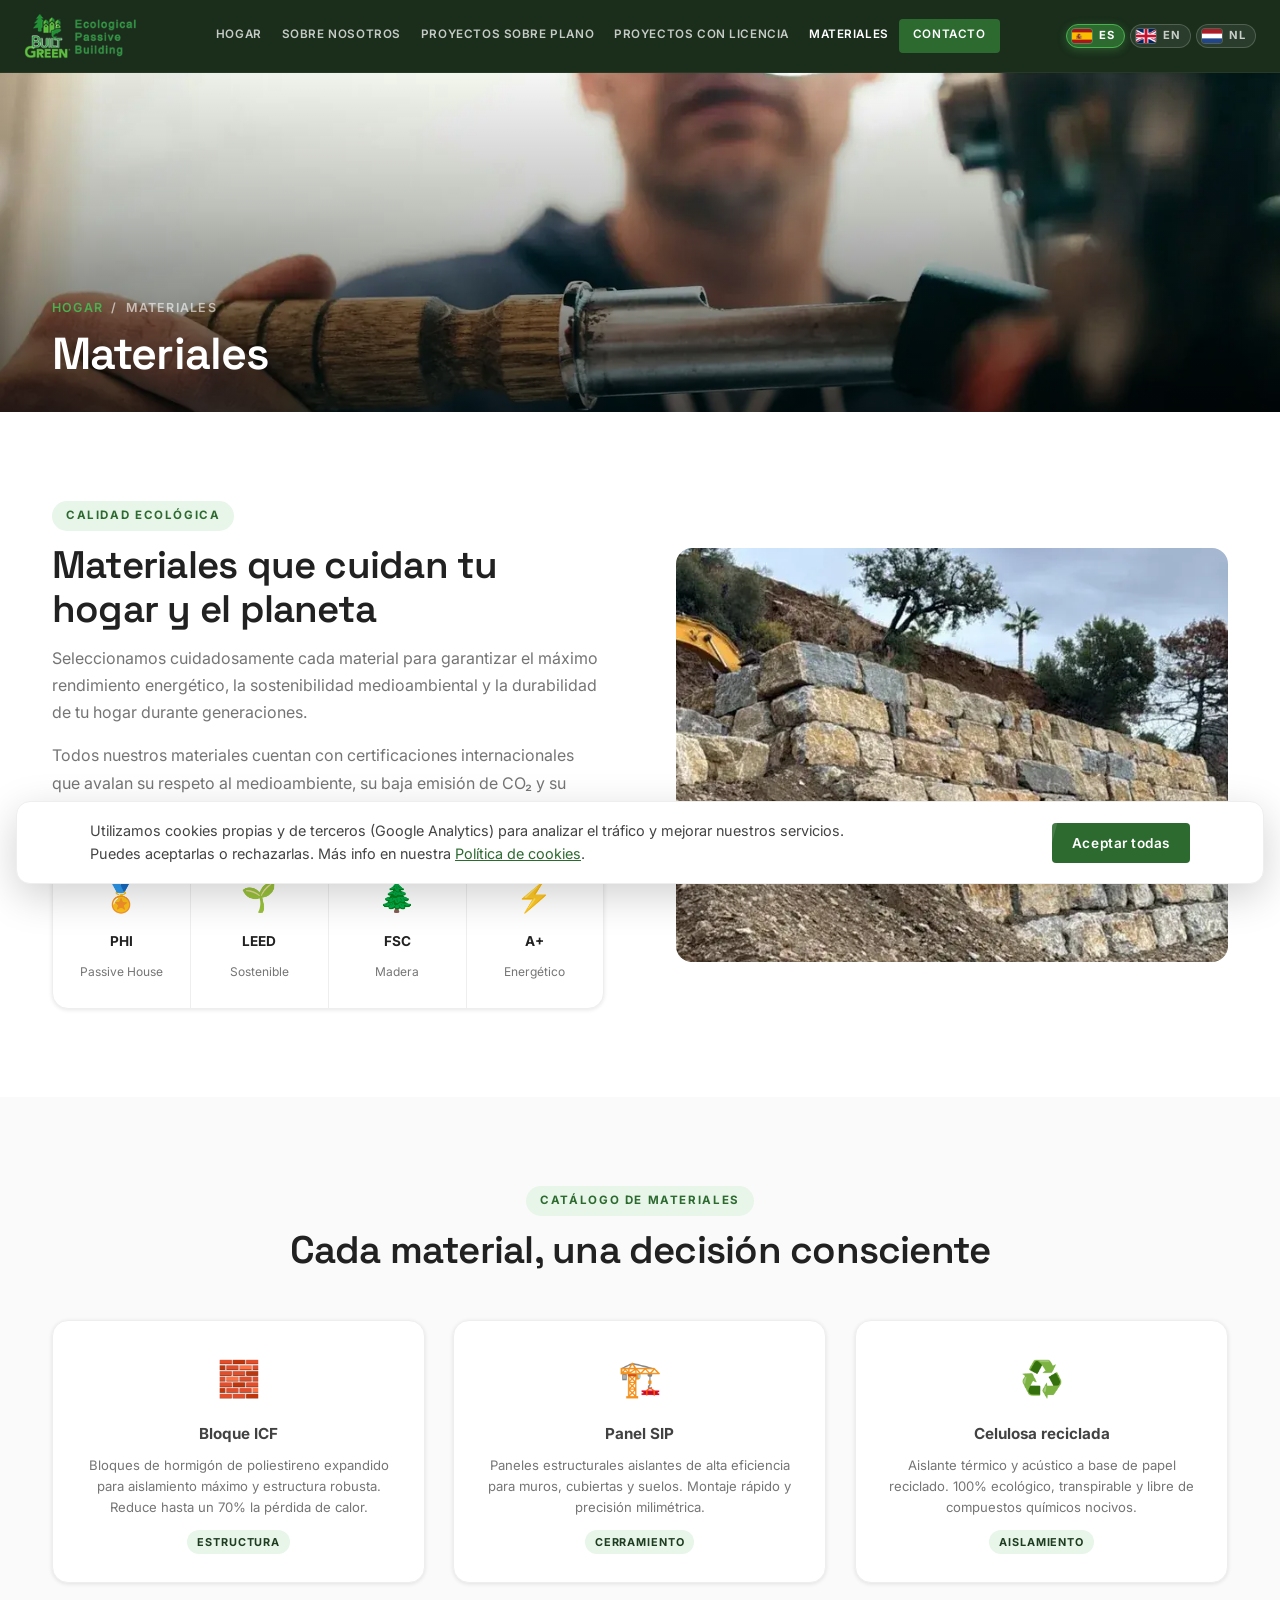
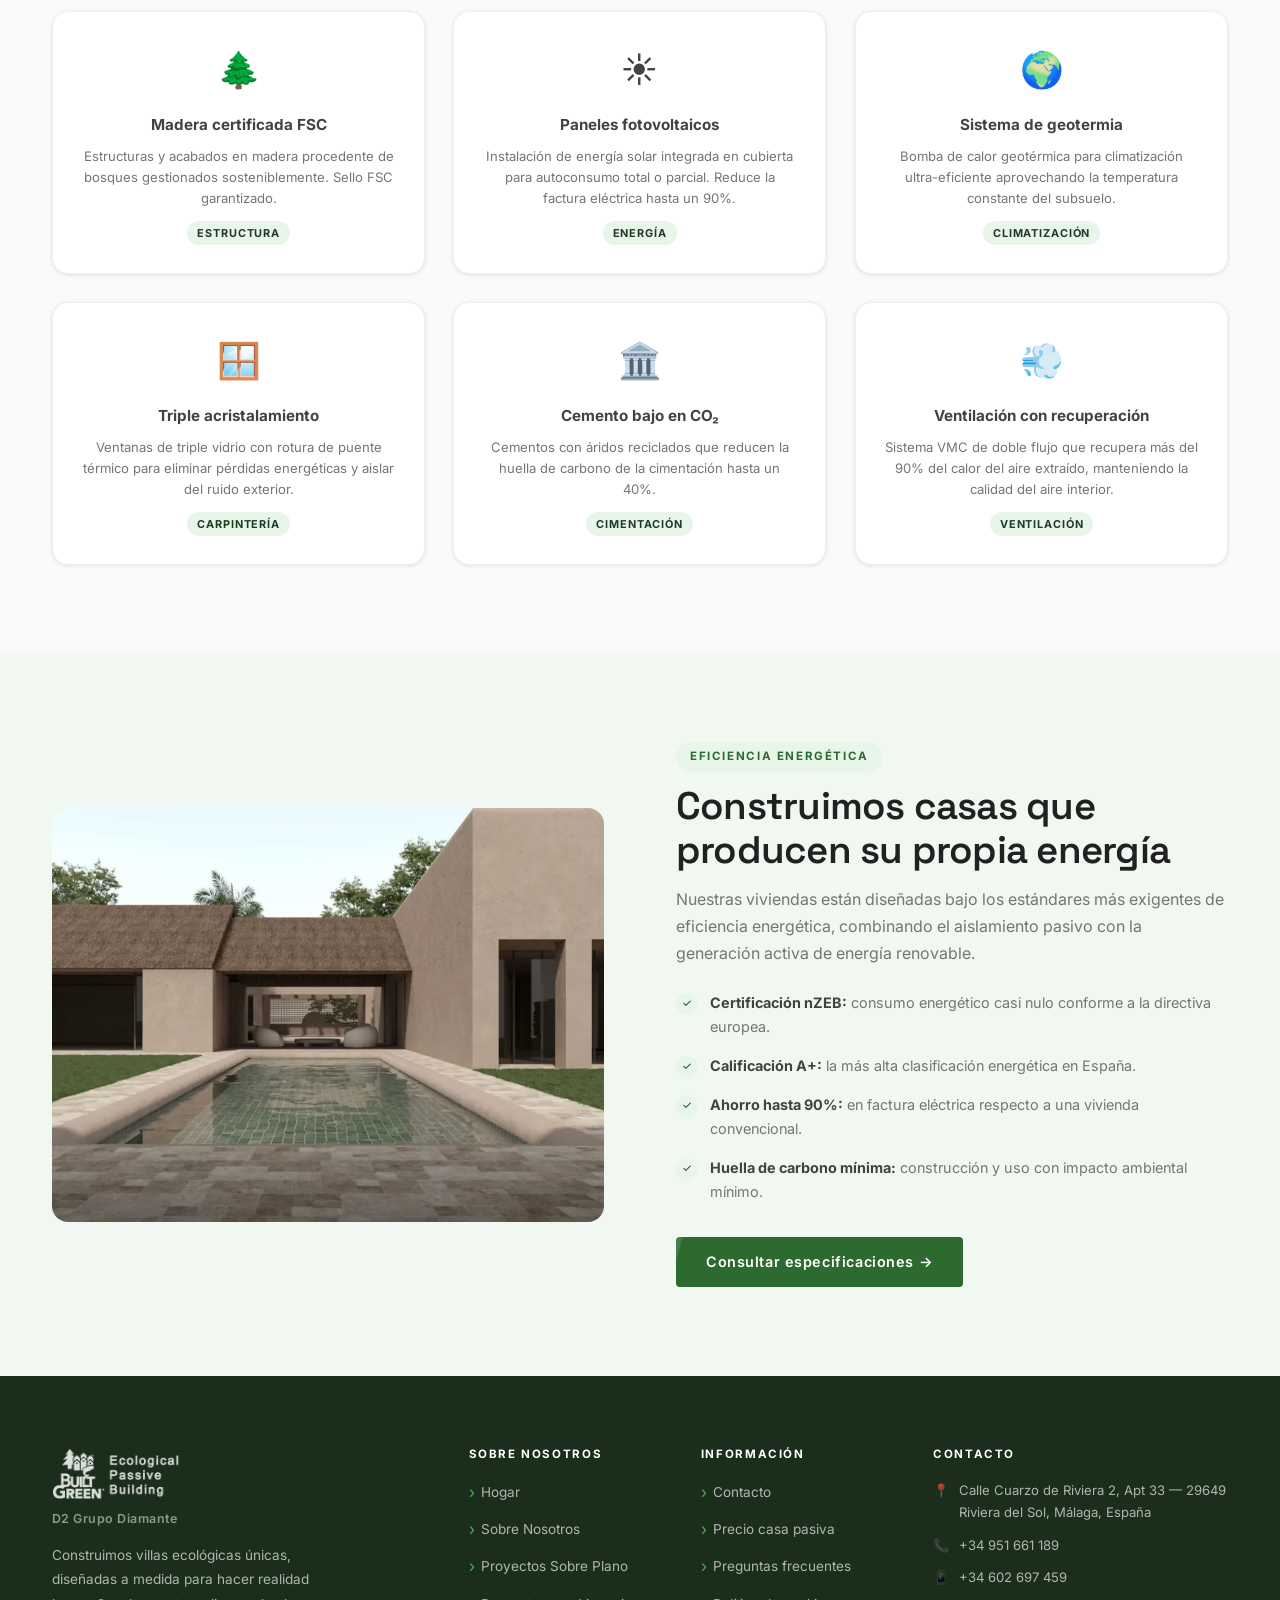
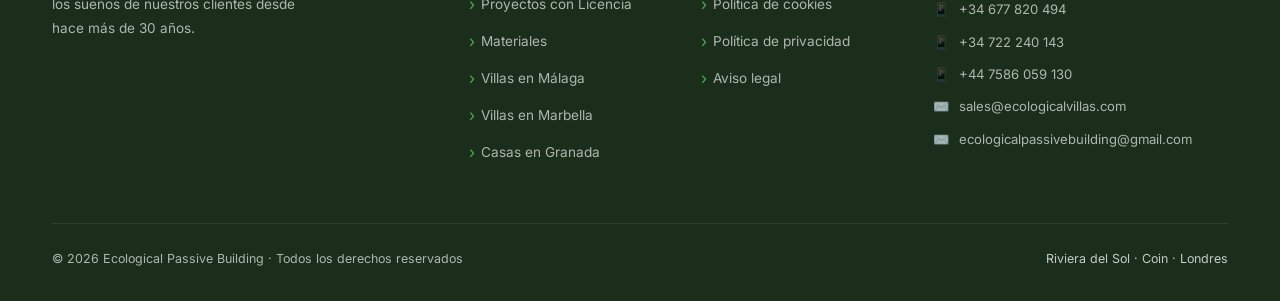
<file: materiales.html>
<!DOCTYPE html>
<html lang="es">
<head>
  <meta charset="UTF-8" />
  <meta name="viewport" content="width=device-width, initial-scale=1.0" />

  <title>Materiales Ecológicos para Casas Pasivas | EPB</title>
  <meta name="description" content="Materiales certificados Passive House: ICF, paneles SIP, celulosa, madera FSC, geotermia, fotovoltaica y triple acristalamiento. Certificación PHI y LEED." />
  <meta name="keywords" content="materiales construcción ecológica, bloque ICF, panel SIP, casas passive house, celulosa reciclada, geotermia residencial, madera certificada FSC, triple acristalamiento, paneles fotovoltaicos integrados, cemento bajo CO2, ventilación recuperación calor VMC, aislamiento ecológico, certificación PHI Passive House Institute, LEED España, materiales nZEB, bioconstrucción materiales, casa autosuficiente" />
  <meta name="author" content="Ecological Passive Building" />
  <meta name="robots" content="index, follow, max-snippet:-1, max-image-preview:large" />
  <meta name="theme-color" content="#1e3d20" />

  <link rel="canonical" href="https://www.ecologicalpassivebuilding.es/materiales.html" />
  <link rel="alternate" hreflang="es" href="https://www.ecologicalpassivebuilding.es/materiales.html" />
  <link rel="alternate" hreflang="en" href="https://www.ecologicalpassivebuilding.es/materiales.html?lang=en" />
  <link rel="alternate" hreflang="nl" href="https://www.ecologicalpassivebuilding.es/materiales.html?lang=nl" />
  <link rel="alternate" hreflang="x-default" href="https://www.ecologicalpassivebuilding.es/materiales.html" />

  <meta property="og:title" content="Materiales Ecológicos para Casas Pasivas | ICF, SIP, Geotermia | EPB" />
  <meta property="og:description" content="Materiales certificados Passive House: ICF, SIP, celulosa reciclada, madera FSC, geotermia y más. Certificación PHI, LEED y A+." />
  <meta property="og:type" content="website" />
  <meta property="og:url" content="https://www.ecologicalpassivebuilding.es/materiales.html" />
  <meta property="og:image" content="https://www.ecologicalpassivebuilding.es/images/og/og-cover.jpg" />
  <meta property="og:locale" content="es_ES" />
  <meta property="og:site_name" content="Ecological Passive Building" />

  <meta name="twitter:card" content="summary_large_image" />
  <meta name="twitter:title" content="Materiales Ecológicos | EPB" />
  <meta name="twitter:description" content="ICF, SIP, geotermia, madera FSC y triple acristalamiento. Certificación Passive House." />
  <meta name="twitter:image" content="https://www.ecologicalpassivebuilding.es/images/og/og-cover.jpg" />

  <link rel="icon" type="image/png" href="images/Logo.png" />
  <link rel="apple-touch-icon" href="images/Logo.png" />
  <link rel="preconnect" href="https://fonts.googleapis.com" />
  <link rel="preconnect" href="https://fonts.gstatic.com" crossorigin />
  <link rel="preload" as="style" href="https://fonts.googleapis.com/css2?family=Inter:wght@400;500;600;700&family=Space+Grotesk:wght@500;600;700&display=swap" data-fonts />
  <noscript><link href="https://fonts.googleapis.com/css2?family=Inter:wght@400;500;600;700&family=Space+Grotesk:wght@500;600;700&display=swap" rel="stylesheet" /></noscript>
  <link rel="stylesheet" href="css/styles.css" />

  <script type="application/ld+json">
  {
    "@context": "https://schema.org",
    "@type": "CollectionPage",
    "name": "Materiales Ecológicos de Construcción - Ecological Passive Building",
    "url": "https://www.ecologicalpassivebuilding.es/materiales.html",
    "description": "Catálogo de materiales certificados para construcción passive house: ICF, SIP, celulosa reciclada, madera FSC, geotermia y más.",
    "publisher": { "@type": "Organization", "name": "Ecological Passive Building" },
    "mainEntity": {
      "@type": "ItemList",
      "numberOfItems": 9,
      "itemListElement": [
        { "@type": "Product", "name": "Bloque ICF", "category": "Estructura", "description": "Bloques de hormigón de poliestireno expandido para aislamiento máximo" },
        { "@type": "Product", "name": "Panel SIP", "category": "Cerramiento", "description": "Paneles estructurales aislantes de alta eficiencia" },
        { "@type": "Product", "name": "Celulosa reciclada", "category": "Aislamiento", "description": "Aislante térmico y acústico ecológico" },
        { "@type": "Product", "name": "Madera certificada FSC", "category": "Estructura" },
        { "@type": "Product", "name": "Paneles fotovoltaicos", "category": "Energía" },
        { "@type": "Product", "name": "Sistema de geotermia", "category": "Climatización" },
        { "@type": "Product", "name": "Triple acristalamiento", "category": "Carpintería" },
        { "@type": "Product", "name": "Cemento bajo en CO₂", "category": "Cimentación" },
        { "@type": "Product", "name": "Ventilación con recuperación", "category": "Ventilación" }
      ]
    },
    "breadcrumb": {
      "@type": "BreadcrumbList",
      "itemListElement": [
        { "@type": "ListItem", "position": 1, "name": "Hogar", "item": "https://www.ecologicalpassivebuilding.es/" },
        { "@type": "ListItem", "position": 2, "name": "Materiales", "item": "https://www.ecologicalpassivebuilding.es/materiales.html" }
      ]
    }
  }
  </script>
</head>
<body>
<script defer src="js/nav.js"></script>

<div class="page-hero">
  <img width="1600" height="1066" src="images/hero-materiales.webp" srcset="images/hero-materiales-800.webp 800w, images/hero-materiales.webp 1600w" sizes="100vw" alt="Materiales de construcción ecológica" loading="eager" fetchpriority="high" decoding="async" />
  <div class="page-hero-content container">
    <nav class="breadcrumb">
      <a href="index.html" data-i18n="nav.home">Hogar</a><span class="sep">/</span>
      <span data-i18n="nav.materials">Materiales</span>
    </nav>
    <h1 data-i18n="nav.materials">Materiales</h1>
  </div>
</div>

<section class="section">
  <div class="container">
    <div class="split">
      <div class="split-text">
        <span class="tag" data-i18n="mat.tag1">Calidad ecológica</span>
        <h2 class="section-title" data-i18n="mat.h2">Materiales que cuidan tu hogar y el planeta</h2>
        <p style="color:var(--gray-600);margin-bottom:16px;" data-i18n="mat.p1">Seleccionamos cuidadosamente cada material para garantizar el máximo rendimiento energético, la sostenibilidad medioambiental y la durabilidad de tu hogar durante generaciones.</p>
        <p style="color:var(--gray-600);margin-bottom:24px;" data-i18n="mat.p2">Todos nuestros materiales cuentan con certificaciones internacionales que avalan su respeto al medioambiente, su baja emisión de CO₂ y su contribución a la salud de los ocupantes.</p>
        <div class="cert-strip" style="margin-top:24px;">
          <div class="cert-item"><div class="icon">🏅</div><strong>PHI</strong><span>Passive House</span></div>
          <div class="cert-item"><div class="icon">🌱</div><strong>LEED</strong><span>Sostenible</span></div>
          <div class="cert-item"><div class="icon">🌲</div><strong>FSC</strong><span>Madera</span></div>
          <div class="cert-item"><div class="icon">⚡</div><strong>A+</strong><span>Energético</span></div>
        </div>
      </div>
      <div class="split-img">
        <img width="1200" height="465" src="images/imagen-2.webp" alt="Construcción ecológica" loading="lazy" />
      </div>
    </div>
  </div>
</section>

<section class="section section-alt">
  <div class="container">
    <div class="text-center section-header" style="margin-bottom:48px;">
      <span class="tag" data-i18n="mat.tag2">Catálogo de materiales</span>
      <h2 class="section-title" data-i18n="mat.h2_2">Cada material, una decisión consciente</h2>
    </div>
    <div class="grid-3">
      <div class="material-card">
        <div class="material-icon">🧱</div>
        <div class="material-name" data-i18n="mat.c1.name">Bloque ICF</div>
        <div class="material-desc" data-i18n="mat.c1.desc">Bloques de hormigón de poliestireno expandido para aislamiento máximo y estructura robusta. Reduce hasta un 70% la pérdida de calor.</div>
        <span class="material-tag" data-i18n="mat.c1.tag">Estructura</span>
      </div>
      <div class="material-card">
        <div class="material-icon">🏗️</div>
        <div class="material-name" data-i18n="mat.c2.name">Panel SIP</div>
        <div class="material-desc" data-i18n="mat.c2.desc">Paneles estructurales aislantes de alta eficiencia para muros, cubiertas y suelos. Montaje rápido y precisión milimétrica.</div>
        <span class="material-tag" data-i18n="mat.c2.tag">Cerramiento</span>
      </div>
      <div class="material-card">
        <div class="material-icon">♻️</div>
        <div class="material-name" data-i18n="mat.c3.name">Celulosa reciclada</div>
        <div class="material-desc" data-i18n="mat.c3.desc">Aislante térmico y acústico a base de papel reciclado. 100% ecológico, transpirable y libre de compuestos químicos nocivos.</div>
        <span class="material-tag" data-i18n="mat.c3.tag">Aislamiento</span>
      </div>
      <div class="material-card">
        <div class="material-icon">🌲</div>
        <div class="material-name" data-i18n="mat.c4.name">Madera certificada FSC</div>
        <div class="material-desc" data-i18n="mat.c4.desc">Estructuras y acabados en madera procedente de bosques gestionados sosteniblemente. Sello FSC garantizado.</div>
        <span class="material-tag" data-i18n="mat.c4.tag">Estructura</span>
      </div>
      <div class="material-card">
        <div class="material-icon">☀️</div>
        <div class="material-name" data-i18n="mat.c5.name">Paneles fotovoltaicos</div>
        <div class="material-desc" data-i18n="mat.c5.desc">Instalación de energía solar integrada en cubierta para autoconsumo total o parcial. Reduce la factura eléctrica hasta un 90%.</div>
        <span class="material-tag" data-i18n="mat.c5.tag">Energía</span>
      </div>
      <div class="material-card">
        <div class="material-icon">🌍</div>
        <div class="material-name" data-i18n="mat.c6.name">Sistema de geotermia</div>
        <div class="material-desc" data-i18n="mat.c6.desc">Bomba de calor geotérmica para climatización ultra-eficiente aprovechando la temperatura constante del subsuelo.</div>
        <span class="material-tag" data-i18n="mat.c6.tag">Climatización</span>
      </div>
      <div class="material-card">
        <div class="material-icon">🪟</div>
        <div class="material-name" data-i18n="mat.c7.name">Triple acristalamiento</div>
        <div class="material-desc" data-i18n="mat.c7.desc">Ventanas de triple vidrio con rotura de puente térmico para eliminar pérdidas energéticas y aislar del ruido exterior.</div>
        <span class="material-tag" data-i18n="mat.c7.tag">Carpintería</span>
      </div>
      <div class="material-card">
        <div class="material-icon">🏛️</div>
        <div class="material-name" data-i18n="mat.c8.name">Cemento bajo en CO₂</div>
        <div class="material-desc" data-i18n="mat.c8.desc">Cementos con áridos reciclados que reducen la huella de carbono de la cimentación hasta un 40%.</div>
        <span class="material-tag" data-i18n="mat.c8.tag">Cimentación</span>
      </div>
      <div class="material-card">
        <div class="material-icon">💨</div>
        <div class="material-name" data-i18n="mat.c9.name">Ventilación con recuperación</div>
        <div class="material-desc" data-i18n="mat.c9.desc">Sistema VMC de doble flujo que recupera más del 90% del calor del aire extraído, manteniendo la calidad del aire interior.</div>
        <span class="material-tag" data-i18n="mat.c9.tag">Ventilación</span>
      </div>
    </div>
  </div>
</section>

<section class="section section-green">
  <div class="container">
    <div class="split">
      <div class="split-img">
        <img width="1200" height="674" src="images/villa-043.webp" alt="Casa ecológica con energía solar" loading="lazy" />
      </div>
      <div class="split-text">
        <span class="tag" data-i18n="mat.tag3">Eficiencia energética</span>
        <h2 class="section-title" data-i18n="mat.h2_3">Construimos casas que producen su propia energía</h2>
        <p style="color:var(--gray-600);margin-bottom:16px;" data-i18n="mat.p3">Nuestras viviendas están diseñadas bajo los estándares más exigentes de eficiencia energética, combinando el aislamiento pasivo con la generación activa de energía renovable.</p>
        <div class="feature-list">
          <div class="feature-item"><div class="feature-check">✓</div><p data-i18n="mat.f1"><strong>Certificación nZEB:</strong> consumo energético casi nulo conforme a la directiva europea.</p></div>
          <div class="feature-item"><div class="feature-check">✓</div><p data-i18n="mat.f2"><strong>Calificación A+:</strong> la más alta clasificación energética en España.</p></div>
          <div class="feature-item"><div class="feature-check">✓</div><p data-i18n="mat.f3"><strong>Ahorro hasta 90%:</strong> en factura eléctrica respecto a una vivienda convencional.</p></div>
          <div class="feature-item"><div class="feature-check">✓</div><p data-i18n="mat.f4"><strong>Huella de carbono mínima:</strong> construcción y uso con impacto ambiental mínimo.</p></div>
        </div>
        <a href="contacto.html" class="btn btn-primary" style="margin-top:8px;" data-i18n="mat.cta">Consultar especificaciones →</a>
      </div>
    </div>
  </div>
</section>

<script defer src="js/main.js"></script>
<script defer src="js/seo-i18n.js"></script>
</body>
</html>
</file>
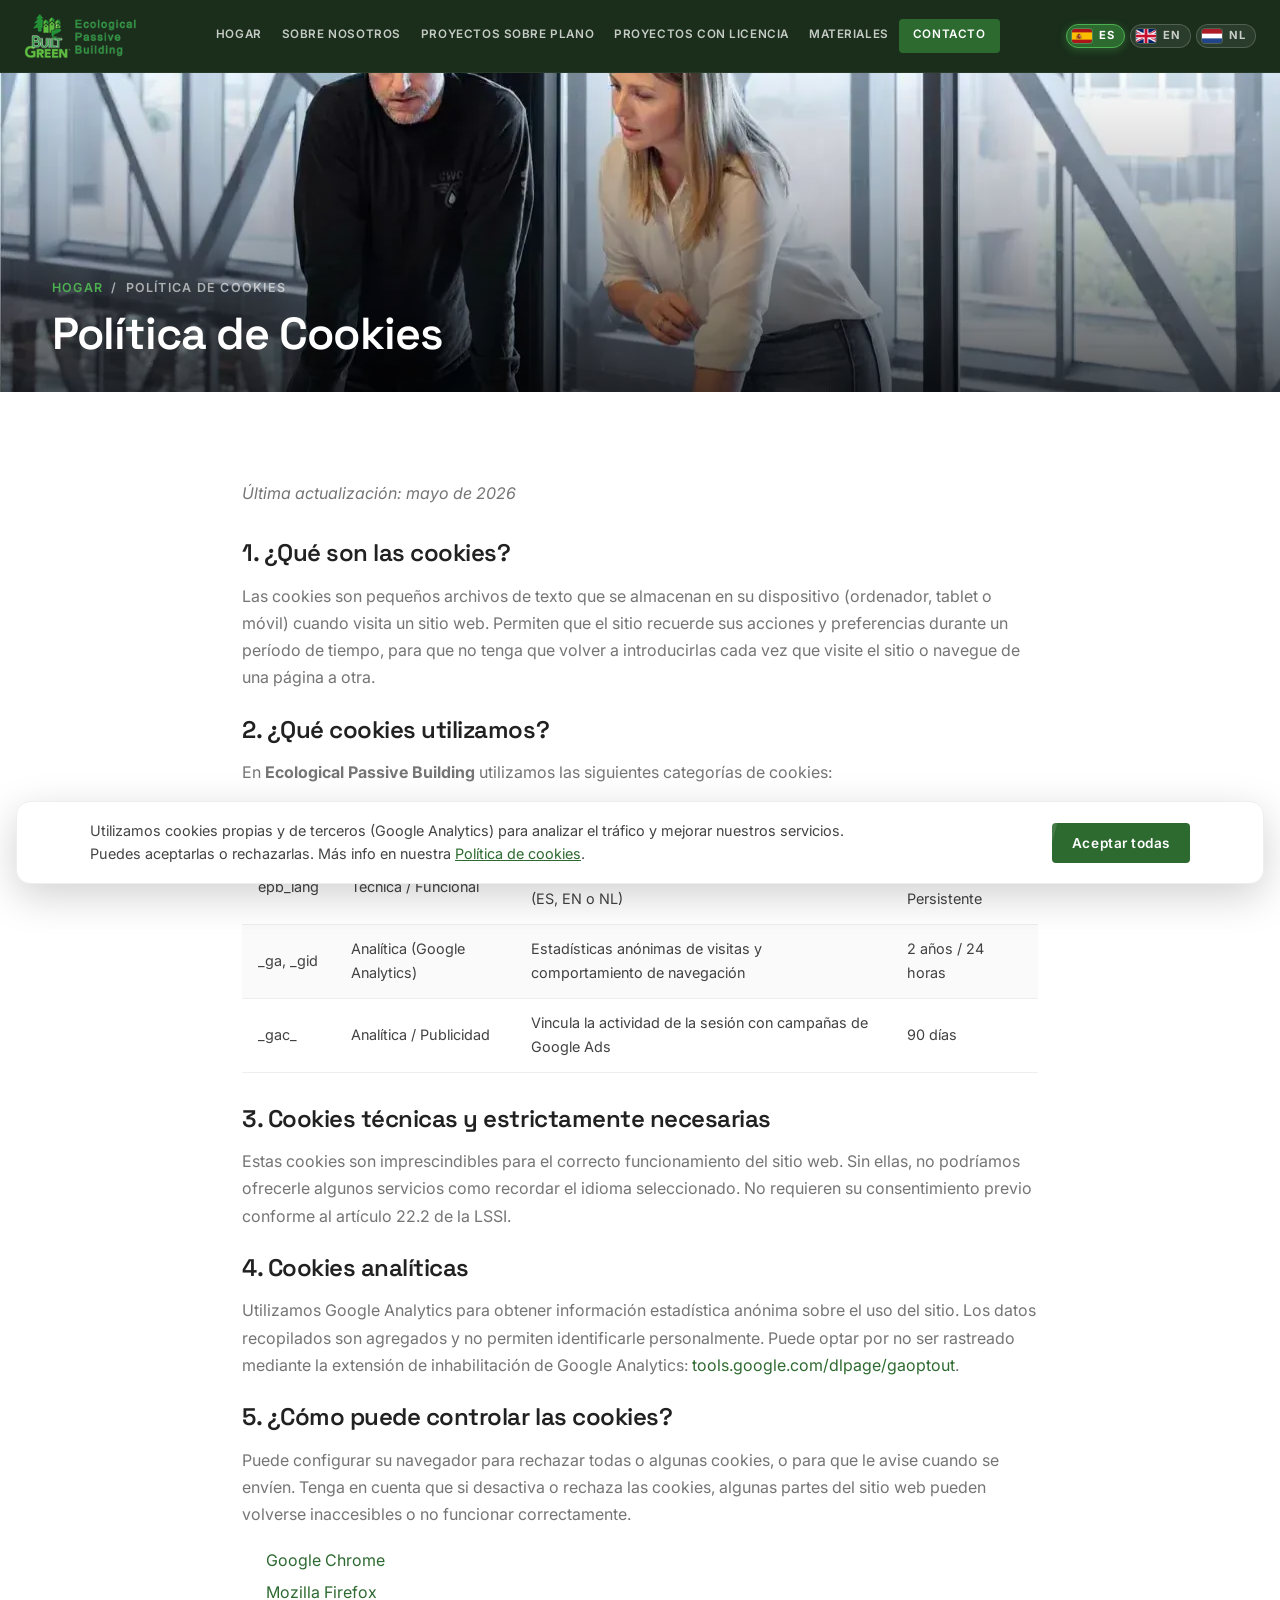
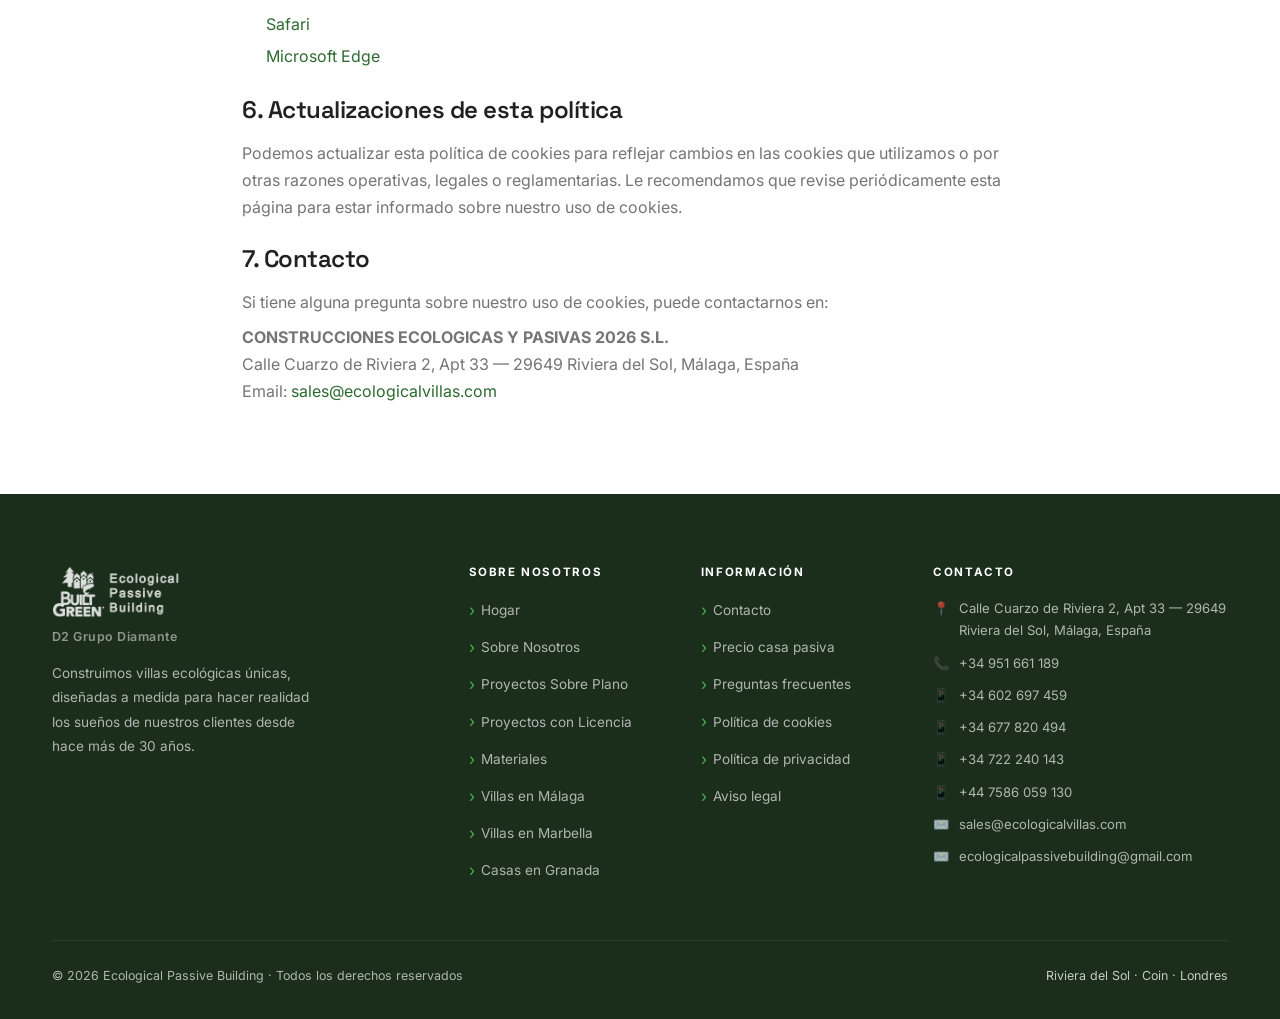
<file: politica-cookies.html>
<!DOCTYPE html>
<html lang="es">
<head>
  <meta charset="UTF-8" />
  <meta name="viewport" content="width=device-width, initial-scale=1.0" />
  <title>Política de Cookies | Ecological Passive Building</title>
  <meta name="description" content="Política de cookies de Ecological Passive Building. Información sobre el uso de cookies en nuestra web." />
  <meta name="robots" content="noindex, follow" />
  <meta name="theme-color" content="#1e3d20" />
  <link rel="canonical" href="https://www.ecologicalpassivebuilding.es/politica-cookies.html" />
  <link rel="alternate" hreflang="es" href="https://www.ecologicalpassivebuilding.es/politica-cookies.html" />
  <link rel="alternate" hreflang="en" href="https://www.ecologicalpassivebuilding.es/politica-cookies.html?lang=en" />
  <link rel="alternate" hreflang="nl" href="https://www.ecologicalpassivebuilding.es/politica-cookies.html?lang=nl" />
  <link rel="icon" type="image/png" href="images/Logo.png" />
  <link rel="preconnect" href="https://fonts.googleapis.com" />
  <link rel="preload" as="style" href="https://fonts.googleapis.com/css2?family=Inter:wght@400;500;600;700&family=Space+Grotesk:wght@500;600;700&display=swap" data-fonts />
  <noscript><link href="https://fonts.googleapis.com/css2?family=Inter:wght@400;500;600;700&family=Space+Grotesk:wght@500;600;700&display=swap" rel="stylesheet" /></noscript>
  <link rel="stylesheet" href="css/styles.css" />
</head>
<body>
<script defer src="js/nav.js"></script>

<div class="page-hero" style="max-height:320px;">
  <img width="1280" height="644" src="images/about-us.webp" alt="Política de Cookies" loading="eager" fetchpriority="high" decoding="async" />
  <div class="page-hero-content container">
    <nav class="breadcrumb">
      <a href="index.html" data-i18n="nav.home">Hogar</a><span class="sep">/</span>
      <span data-i18n="pc.title">Política de Cookies</span>
    </nav>
    <h1 data-i18n="pc.title">Política de Cookies</h1>
  </div>
</div>

<section class="section">
  <div class="container" style="max-width:860px;">
    <p style="color:var(--gray-600);margin-bottom:32px;"><em data-i18n="legal.updated">Última actualización: mayo de 2026</em></p>

    <h2 style="font-family:'Space Grotesk',sans-serif;font-size:1.5rem;margin-bottom:16px;" data-i18n="pc.1.h">1. ¿Qué son las cookies?</h2>
    <p style="color:var(--gray-600);margin-bottom:24px;" data-i18n="pc.1.p">Las cookies son pequeños archivos de texto que se almacenan en su dispositivo (ordenador, tablet o móvil) cuando visita un sitio web. Permiten que el sitio recuerde sus acciones y preferencias durante un período de tiempo, para que no tenga que volver a introducirlas cada vez que visite el sitio o navegue de una página a otra.</p>

    <h2 style="font-family:'Space Grotesk',sans-serif;font-size:1.5rem;margin-bottom:16px;" data-i18n="pc.2.h">2. ¿Qué cookies utilizamos?</h2>
    <p style="color:var(--gray-600);margin-bottom:16px;" data-i18n="pc.2.p">En <strong>Ecological Passive Building</strong> utilizamos las siguientes categorías de cookies:</p>

    <div style="overflow-x:auto;margin-bottom:32px;">
      <table style="width:100%;border-collapse:collapse;font-size:.9rem;">
        <thead>
          <tr style="background:var(--green-dark);color:#fff;">
            <th style="padding:12px 16px;text-align:left;" data-i18n="pc.table.name">Nombre</th>
            <th style="padding:12px 16px;text-align:left;" data-i18n="pc.table.type">Tipo</th>
            <th style="padding:12px 16px;text-align:left;" data-i18n="pc.table.purpose">Finalidad</th>
            <th style="padding:12px 16px;text-align:left;" data-i18n="pc.table.duration">Duración</th>
          </tr>
        </thead>
        <tbody>
          <tr style="border-bottom:1px solid var(--gray-200);">
            <td style="padding:12px 16px;color:var(--gray-700);">epb_lang</td>
            <td style="padding:12px 16px;color:var(--gray-700);" data-i18n="pc.r1.type">Técnica / Funcional</td>
            <td style="padding:12px 16px;color:var(--gray-700);" data-i18n="pc.r1.purpose">Almacena el idioma seleccionado por el usuario (ES, EN o NL)</td>
            <td style="padding:12px 16px;color:var(--gray-700);" data-i18n="pc.r1.duration">Sesión / Persistente</td>
          </tr>
          <tr style="border-bottom:1px solid var(--gray-200);background:var(--gray-50);">
            <td style="padding:12px 16px;color:var(--gray-700);">_ga, _gid</td>
            <td style="padding:12px 16px;color:var(--gray-700);" data-i18n="pc.r2.type">Analítica (Google Analytics)</td>
            <td style="padding:12px 16px;color:var(--gray-700);" data-i18n="pc.r2.purpose">Estadísticas anónimas de visitas y comportamiento de navegación</td>
            <td style="padding:12px 16px;color:var(--gray-700);" data-i18n="pc.r2.duration">2 años / 24 horas</td>
          </tr>
          <tr style="border-bottom:1px solid var(--gray-200);">
            <td style="padding:12px 16px;color:var(--gray-700);">_gac_</td>
            <td style="padding:12px 16px;color:var(--gray-700);" data-i18n="pc.r3.type">Analítica / Publicidad</td>
            <td style="padding:12px 16px;color:var(--gray-700);" data-i18n="pc.r3.purpose">Vincula la actividad de la sesión con campañas de Google Ads</td>
            <td style="padding:12px 16px;color:var(--gray-700);" data-i18n="pc.r3.duration">90 días</td>
          </tr>
        </tbody>
      </table>
    </div>

    <h2 style="font-family:'Space Grotesk',sans-serif;font-size:1.5rem;margin-bottom:16px;" data-i18n="pc.3.h">3. Cookies técnicas y estrictamente necesarias</h2>
    <p style="color:var(--gray-600);margin-bottom:24px;" data-i18n="pc.3.p">Estas cookies son imprescindibles para el correcto funcionamiento del sitio web. Sin ellas, no podríamos ofrecerle algunos servicios como recordar el idioma seleccionado. No requieren su consentimiento previo conforme al artículo 22.2 de la LSSI.</p>

    <h2 style="font-family:'Space Grotesk',sans-serif;font-size:1.5rem;margin-bottom:16px;" data-i18n="pc.4.h">4. Cookies analíticas</h2>
    <p style="color:var(--gray-600);margin-bottom:24px;" data-i18n="pc.4.p">Utilizamos Google Analytics para obtener información estadística anónima sobre el uso del sitio. Los datos recopilados son agregados y no permiten identificarle personalmente. Puede optar por no ser rastreado mediante la extensión de inhabilitación de Google Analytics: <a href="https://tools.google.com/dlpage/gaoptout" target="_blank" rel="noopener" style="color:var(--green-mid);">tools.google.com/dlpage/gaoptout</a>.</p>

    <h2 style="font-family:'Space Grotesk',sans-serif;font-size:1.5rem;margin-bottom:16px;" data-i18n="pc.5.h">5. ¿Cómo puede controlar las cookies?</h2>
    <p style="color:var(--gray-600);margin-bottom:16px;" data-i18n="pc.5.p">Puede configurar su navegador para rechazar todas o algunas cookies, o para que le avise cuando se envíen. Tenga en cuenta que si desactiva o rechaza las cookies, algunas partes del sitio web pueden volverse inaccesibles o no funcionar correctamente.</p>
    <ul style="color:var(--gray-600);margin-bottom:24px;padding-left:24px;line-height:2;">
      <li><a href="https://support.google.com/chrome/answer/95647" target="_blank" rel="noopener" style="color:var(--green-mid);">Google Chrome</a></li>
      <li><a href="https://support.mozilla.org/es/kb/habilitar-y-deshabilitar-cookies-sitios-web-rastrear-preferencias" target="_blank" rel="noopener" style="color:var(--green-mid);">Mozilla Firefox</a></li>
      <li><a href="https://support.apple.com/es-es/guide/safari/sfri11471/mac" target="_blank" rel="noopener" style="color:var(--green-mid);">Safari</a></li>
      <li><a href="https://support.microsoft.com/es-es/microsoft-edge/eliminar-las-cookies-en-microsoft-edge-63947406-40ac-c3b8-57b9-2a946a29ae09" target="_blank" rel="noopener" style="color:var(--green-mid);">Microsoft Edge</a></li>
    </ul>

    <h2 style="font-family:'Space Grotesk',sans-serif;font-size:1.5rem;margin-bottom:16px;" data-i18n="pc.6.h">6. Actualizaciones de esta política</h2>
    <p style="color:var(--gray-600);margin-bottom:24px;" data-i18n="pc.6.p">Podemos actualizar esta política de cookies para reflejar cambios en las cookies que utilizamos o por otras razones operativas, legales o reglamentarias. Le recomendamos que revise periódicamente esta página para estar informado sobre nuestro uso de cookies.</p>

    <h2 style="font-family:'Space Grotesk',sans-serif;font-size:1.5rem;margin-bottom:16px;" data-i18n="pc.7.h">7. Contacto</h2>
    <p style="color:var(--gray-600);margin-bottom:8px;" data-i18n="pc.7.p">Si tiene alguna pregunta sobre nuestro uso de cookies, puede contactarnos en:</p>
    <p style="color:var(--gray-600);" data-i18n="pc.7.p2">
      <strong>CONSTRUCCIONES ECOLOGICAS Y PASIVAS 2026 S.L.</strong><br>
      Calle Cuarzo de Riviera 2, Apt 33 — 29649 Riviera del Sol, Málaga, España<br>
      Email: <a href="mailto:sales@ecologicalvillas.com" style="color:var(--green-mid);">sales@ecologicalvillas.com</a>
    </p>
  </div>
</section>

<script defer src="js/main.js"></script>
<script defer src="js/seo-i18n.js"></script>
</body>
</html>
</file>
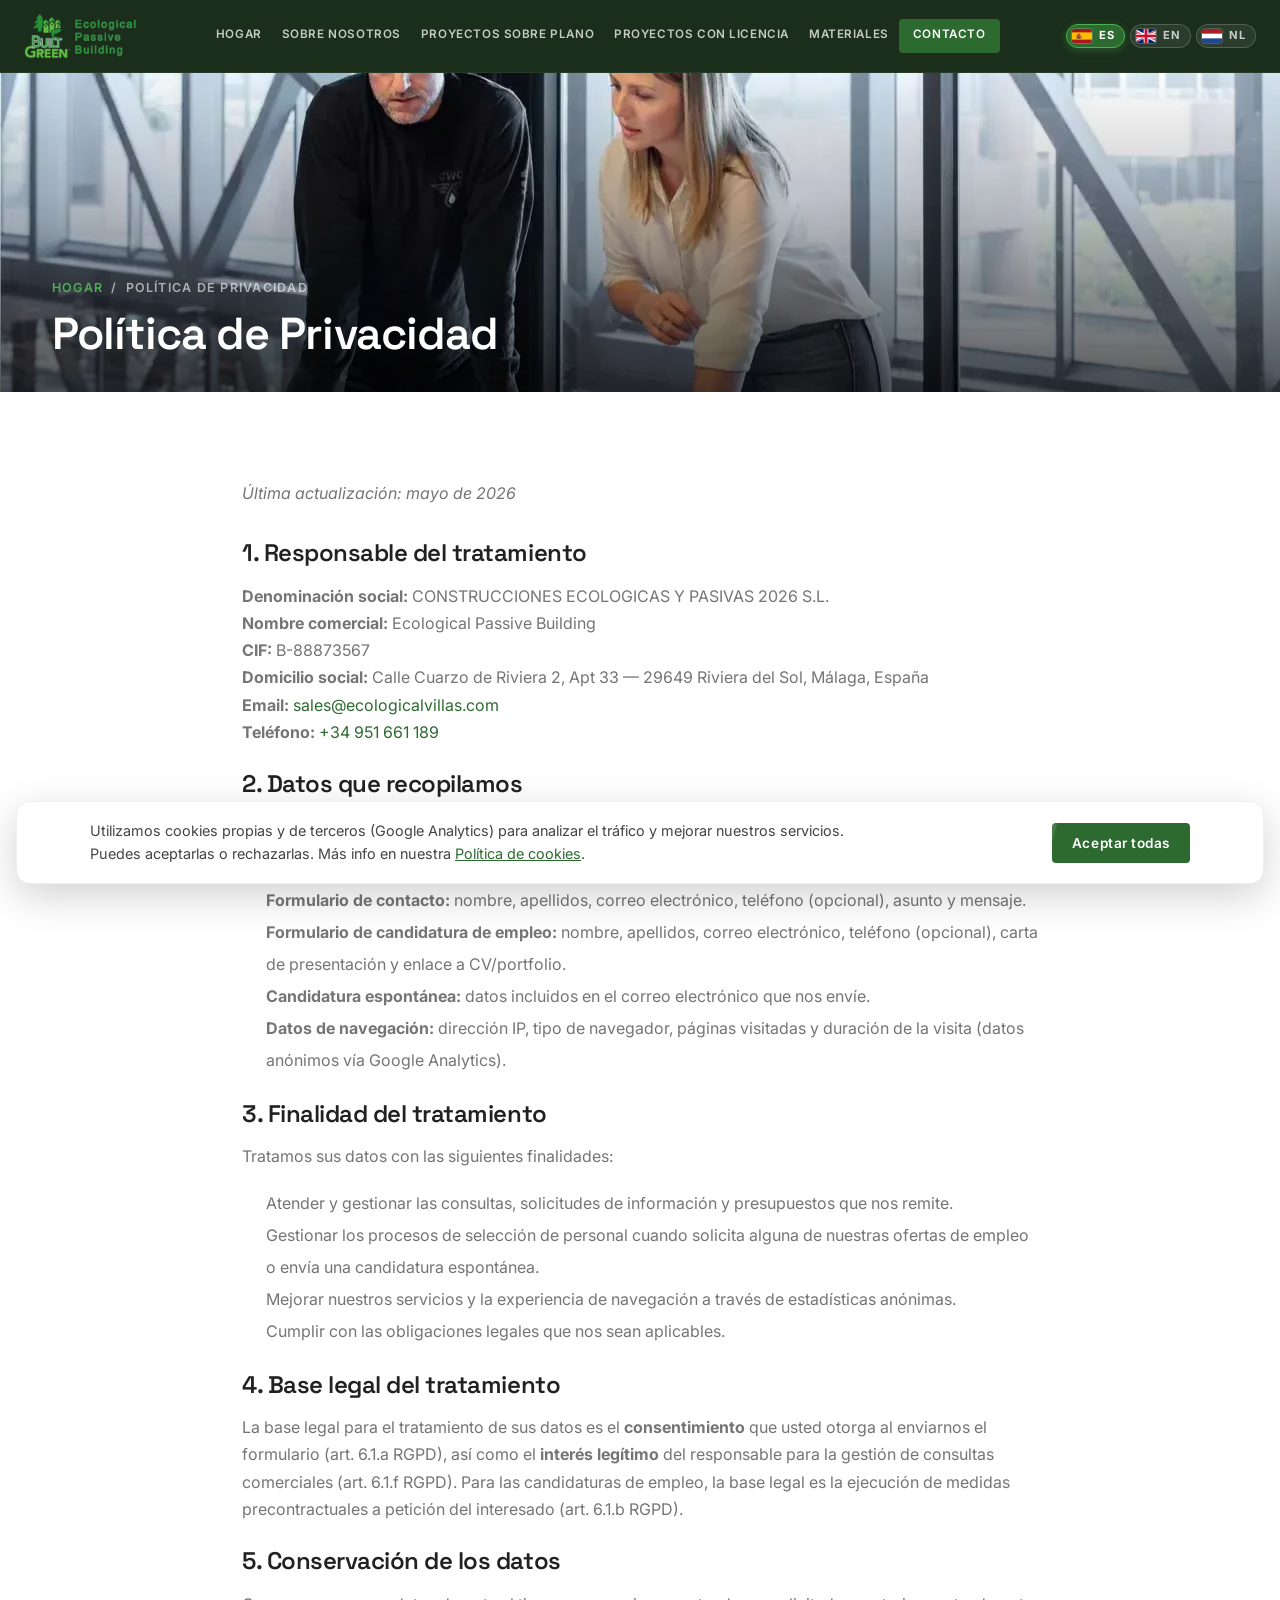
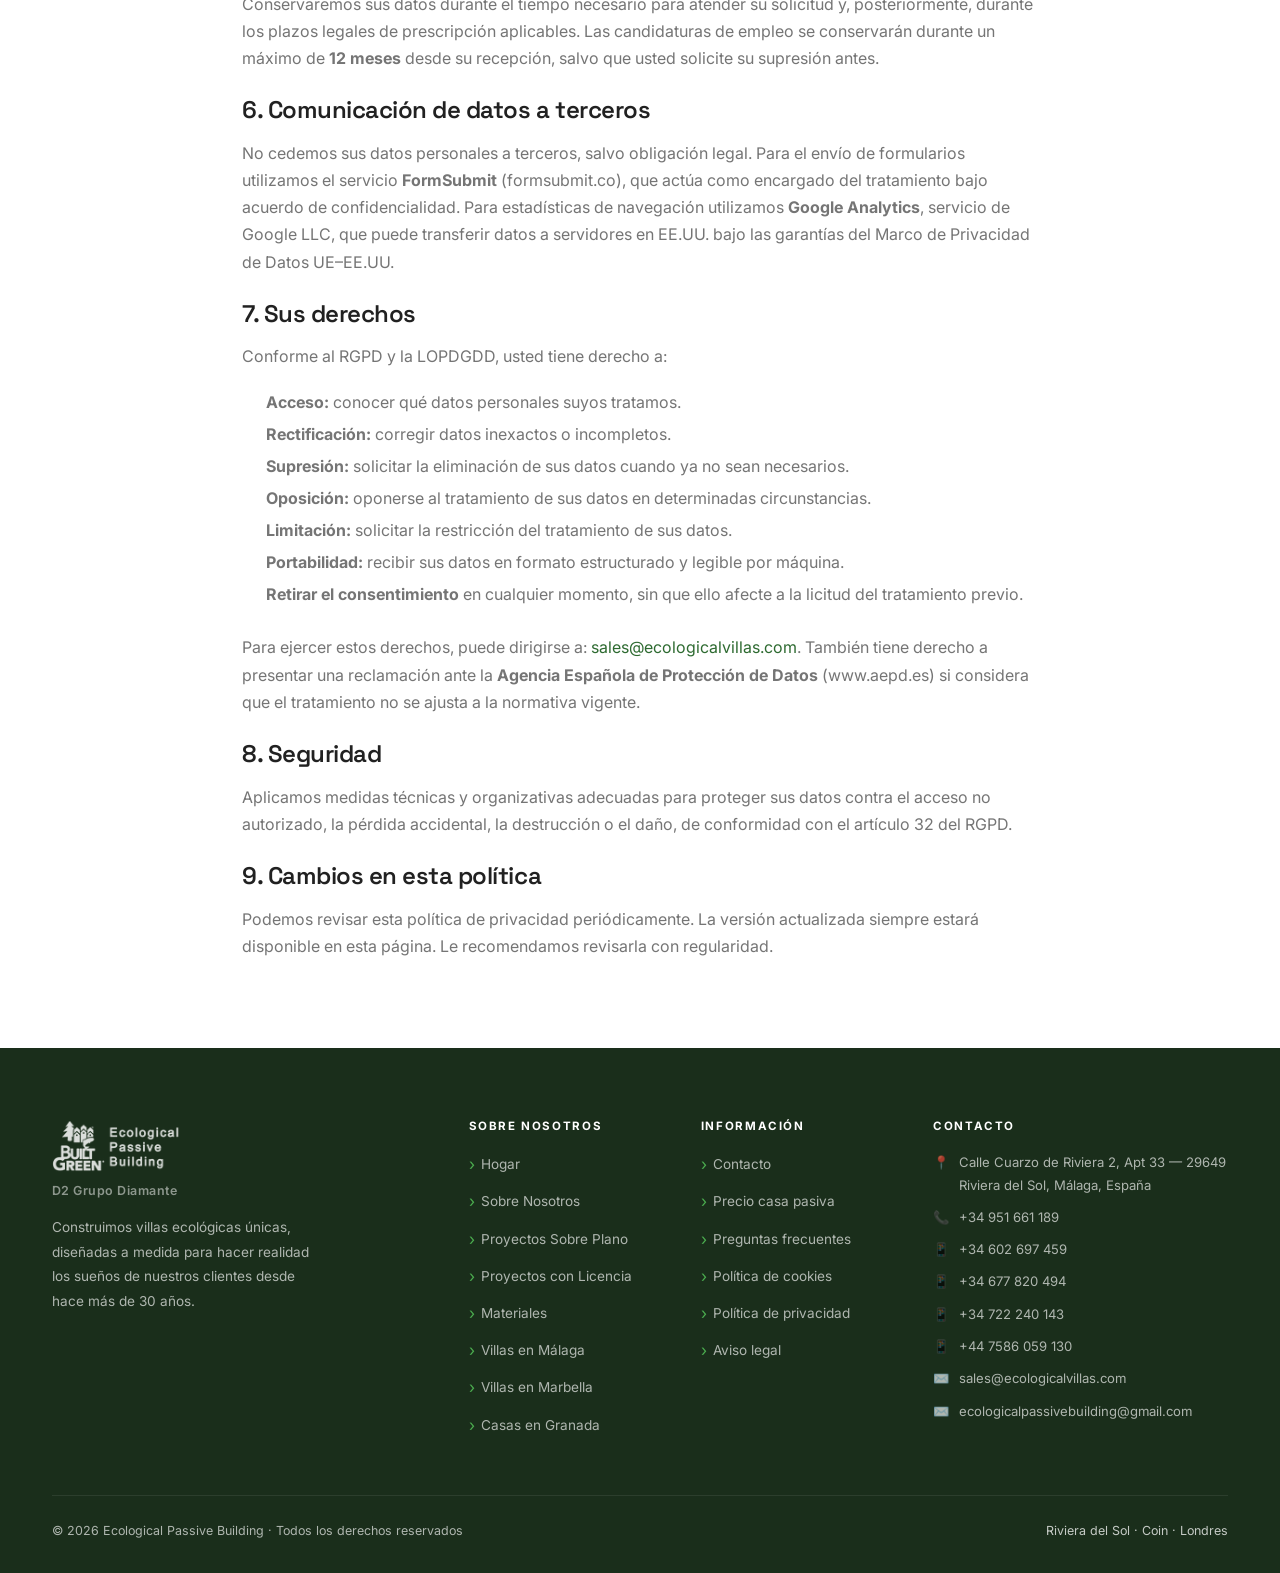
<file: politica-privacidad.html>
<!DOCTYPE html>
<html lang="es">
<head>
  <meta charset="UTF-8" />
  <meta name="viewport" content="width=device-width, initial-scale=1.0" />
  <title>Política de Privacidad | Ecological Passive Building</title>
  <meta name="description" content="Política de privacidad de Ecological Passive Building. Cómo recopilamos, usamos y protegemos sus datos personales conforme al RGPD." />
  <meta name="robots" content="noindex, follow" />
  <meta name="theme-color" content="#1e3d20" />
  <link rel="canonical" href="https://www.ecologicalpassivebuilding.es/politica-privacidad.html" />
  <link rel="alternate" hreflang="es" href="https://www.ecologicalpassivebuilding.es/politica-privacidad.html" />
  <link rel="alternate" hreflang="en" href="https://www.ecologicalpassivebuilding.es/politica-privacidad.html?lang=en" />
  <link rel="alternate" hreflang="nl" href="https://www.ecologicalpassivebuilding.es/politica-privacidad.html?lang=nl" />
  <link rel="icon" type="image/png" href="images/Logo.png" />
  <link rel="preconnect" href="https://fonts.googleapis.com" />
  <link rel="preload" as="style" href="https://fonts.googleapis.com/css2?family=Inter:wght@400;500;600;700&family=Space+Grotesk:wght@500;600;700&display=swap" data-fonts />
  <noscript><link href="https://fonts.googleapis.com/css2?family=Inter:wght@400;500;600;700&family=Space+Grotesk:wght@500;600;700&display=swap" rel="stylesheet" /></noscript>
  <link rel="stylesheet" href="css/styles.css" />
</head>
<body>
<script defer src="js/nav.js"></script>

<div class="page-hero" style="max-height:320px;">
  <img width="1280" height="644" src="images/about-us.webp" alt="Política de Privacidad" loading="eager" fetchpriority="high" decoding="async" />
  <div class="page-hero-content container">
    <nav class="breadcrumb">
      <a href="index.html" data-i18n="nav.home">Hogar</a><span class="sep">/</span>
      <span data-i18n="pp.title">Política de Privacidad</span>
    </nav>
    <h1 data-i18n="pp.title">Política de Privacidad</h1>
  </div>
</div>

<section class="section">
  <div class="container" style="max-width:860px;">
    <p style="color:var(--gray-600);margin-bottom:32px;"><em data-i18n="legal.updated">Última actualización: mayo de 2026</em></p>

    <h2 style="font-family:'Space Grotesk',sans-serif;font-size:1.5rem;margin-bottom:16px;" data-i18n="pp.1.h">1. Responsable del tratamiento</h2>
    <p style="color:var(--gray-600);margin-bottom:24px;" data-i18n="pp.1.p">
      <strong>Denominación social:</strong> CONSTRUCCIONES ECOLOGICAS Y PASIVAS 2026 S.L.<br>
      <strong>Nombre comercial:</strong> Ecological Passive Building<br><strong>CIF:</strong> B-88873567<br>
      <strong>Domicilio social:</strong> Calle Cuarzo de Riviera 2, Apt 33 — 29649 Riviera del Sol, Málaga, España<br>
      <strong>Email:</strong> <a href="mailto:sales@ecologicalvillas.com" style="color:var(--green-mid);">sales@ecologicalvillas.com</a><br>
      <strong>Teléfono:</strong> <a href="https://wa.me/34951661189" style="color:var(--green-mid);">+34 951 661 189</a>
    </p>

    <h2 style="font-family:'Space Grotesk',sans-serif;font-size:1.5rem;margin-bottom:16px;" data-i18n="pp.2.h">2. Datos que recopilamos</h2>
    <p style="color:var(--gray-600);margin-bottom:16px;" data-i18n="pp.2.p">Recopilamos los datos personales que usted nos facilita voluntariamente a través de los formularios de nuestra web:</p>
    <ul style="color:var(--gray-600);margin-bottom:24px;padding-left:24px;line-height:2;" data-i18n="pp.2.ul">
      <li><strong>Formulario de contacto:</strong> nombre, apellidos, correo electrónico, teléfono (opcional), asunto y mensaje.</li>
      <li><strong>Formulario de candidatura de empleo:</strong> nombre, apellidos, correo electrónico, teléfono (opcional), carta de presentación y enlace a CV/portfolio.</li>
      <li><strong>Candidatura espontánea:</strong> datos incluidos en el correo electrónico que nos envíe.</li>
      <li><strong>Datos de navegación:</strong> dirección IP, tipo de navegador, páginas visitadas y duración de la visita (datos anónimos vía Google Analytics).</li>
    </ul>

    <h2 style="font-family:'Space Grotesk',sans-serif;font-size:1.5rem;margin-bottom:16px;" data-i18n="pp.3.h">3. Finalidad del tratamiento</h2>
    <p style="color:var(--gray-600);margin-bottom:16px;" data-i18n="pp.3.p">Tratamos sus datos con las siguientes finalidades:</p>
    <ul style="color:var(--gray-600);margin-bottom:24px;padding-left:24px;line-height:2;" data-i18n="pp.3.ul">
      <li>Atender y gestionar las consultas, solicitudes de información y presupuestos que nos remite.</li>
      <li>Gestionar los procesos de selección de personal cuando solicita alguna de nuestras ofertas de empleo o envía una candidatura espontánea.</li>
      <li>Mejorar nuestros servicios y la experiencia de navegación a través de estadísticas anónimas.</li>
      <li>Cumplir con las obligaciones legales que nos sean aplicables.</li>
    </ul>

    <h2 style="font-family:'Space Grotesk',sans-serif;font-size:1.5rem;margin-bottom:16px;" data-i18n="pp.4.h">4. Base legal del tratamiento</h2>
    <p style="color:var(--gray-600);margin-bottom:24px;" data-i18n="pp.4.p">La base legal para el tratamiento de sus datos es el <strong>consentimiento</strong> que usted otorga al enviarnos el formulario (art. 6.1.a RGPD), así como el <strong>interés legítimo</strong> del responsable para la gestión de consultas comerciales (art. 6.1.f RGPD). Para las candidaturas de empleo, la base legal es la ejecución de medidas precontractuales a petición del interesado (art. 6.1.b RGPD).</p>

    <h2 style="font-family:'Space Grotesk',sans-serif;font-size:1.5rem;margin-bottom:16px;" data-i18n="pp.5.h">5. Conservación de los datos</h2>
    <p style="color:var(--gray-600);margin-bottom:24px;" data-i18n="pp.5.p">Conservaremos sus datos durante el tiempo necesario para atender su solicitud y, posteriormente, durante los plazos legales de prescripción aplicables. Las candidaturas de empleo se conservarán durante un máximo de <strong>12 meses</strong> desde su recepción, salvo que usted solicite su supresión antes.</p>

    <h2 style="font-family:'Space Grotesk',sans-serif;font-size:1.5rem;margin-bottom:16px;" data-i18n="pp.6.h">6. Comunicación de datos a terceros</h2>
    <p style="color:var(--gray-600);margin-bottom:24px;" data-i18n="pp.6.p">No cedemos sus datos personales a terceros, salvo obligación legal. Para el envío de formularios utilizamos el servicio <strong>FormSubmit</strong> (formsubmit.co), que actúa como encargado del tratamiento bajo acuerdo de confidencialidad. Para estadísticas de navegación utilizamos <strong>Google Analytics</strong>, servicio de Google LLC, que puede transferir datos a servidores en EE.UU. bajo las garantías del Marco de Privacidad de Datos UE–EE.UU.</p>

    <h2 style="font-family:'Space Grotesk',sans-serif;font-size:1.5rem;margin-bottom:16px;" data-i18n="pp.7.h">7. Sus derechos</h2>
    <p style="color:var(--gray-600);margin-bottom:16px;" data-i18n="pp.7.p">Conforme al RGPD y la LOPDGDD, usted tiene derecho a:</p>
    <ul style="color:var(--gray-600);margin-bottom:24px;padding-left:24px;line-height:2;" data-i18n="pp.7.ul">
      <li><strong>Acceso:</strong> conocer qué datos personales suyos tratamos.</li>
      <li><strong>Rectificación:</strong> corregir datos inexactos o incompletos.</li>
      <li><strong>Supresión:</strong> solicitar la eliminación de sus datos cuando ya no sean necesarios.</li>
      <li><strong>Oposición:</strong> oponerse al tratamiento de sus datos en determinadas circunstancias.</li>
      <li><strong>Limitación:</strong> solicitar la restricción del tratamiento de sus datos.</li>
      <li><strong>Portabilidad:</strong> recibir sus datos en formato estructurado y legible por máquina.</li>
      <li><strong>Retirar el consentimiento</strong> en cualquier momento, sin que ello afecte a la licitud del tratamiento previo.</li>
    </ul>
    <p style="color:var(--gray-600);margin-bottom:24px;" data-i18n="pp.7.p2">Para ejercer estos derechos, puede dirigirse a: <a href="mailto:sales@ecologicalvillas.com" style="color:var(--green-mid);">sales@ecologicalvillas.com</a>. También tiene derecho a presentar una reclamación ante la <strong>Agencia Española de Protección de Datos</strong> (www.aepd.es) si considera que el tratamiento no se ajusta a la normativa vigente.</p>

    <h2 style="font-family:'Space Grotesk',sans-serif;font-size:1.5rem;margin-bottom:16px;" data-i18n="pp.8.h">8. Seguridad</h2>
    <p style="color:var(--gray-600);margin-bottom:24px;" data-i18n="pp.8.p">Aplicamos medidas técnicas y organizativas adecuadas para proteger sus datos contra el acceso no autorizado, la pérdida accidental, la destrucción o el daño, de conformidad con el artículo 32 del RGPD.</p>

    <h2 style="font-family:'Space Grotesk',sans-serif;font-size:1.5rem;margin-bottom:16px;" data-i18n="pp.9.h">9. Cambios en esta política</h2>
    <p style="color:var(--gray-600);" data-i18n="pp.9.p">Podemos revisar esta política de privacidad periódicamente. La versión actualizada siempre estará disponible en esta página. Le recomendamos revisarla con regularidad.</p>
  </div>
</section>

<script defer src="js/main.js"></script>
<script defer src="js/seo-i18n.js"></script>
</body>
</html>
</file>
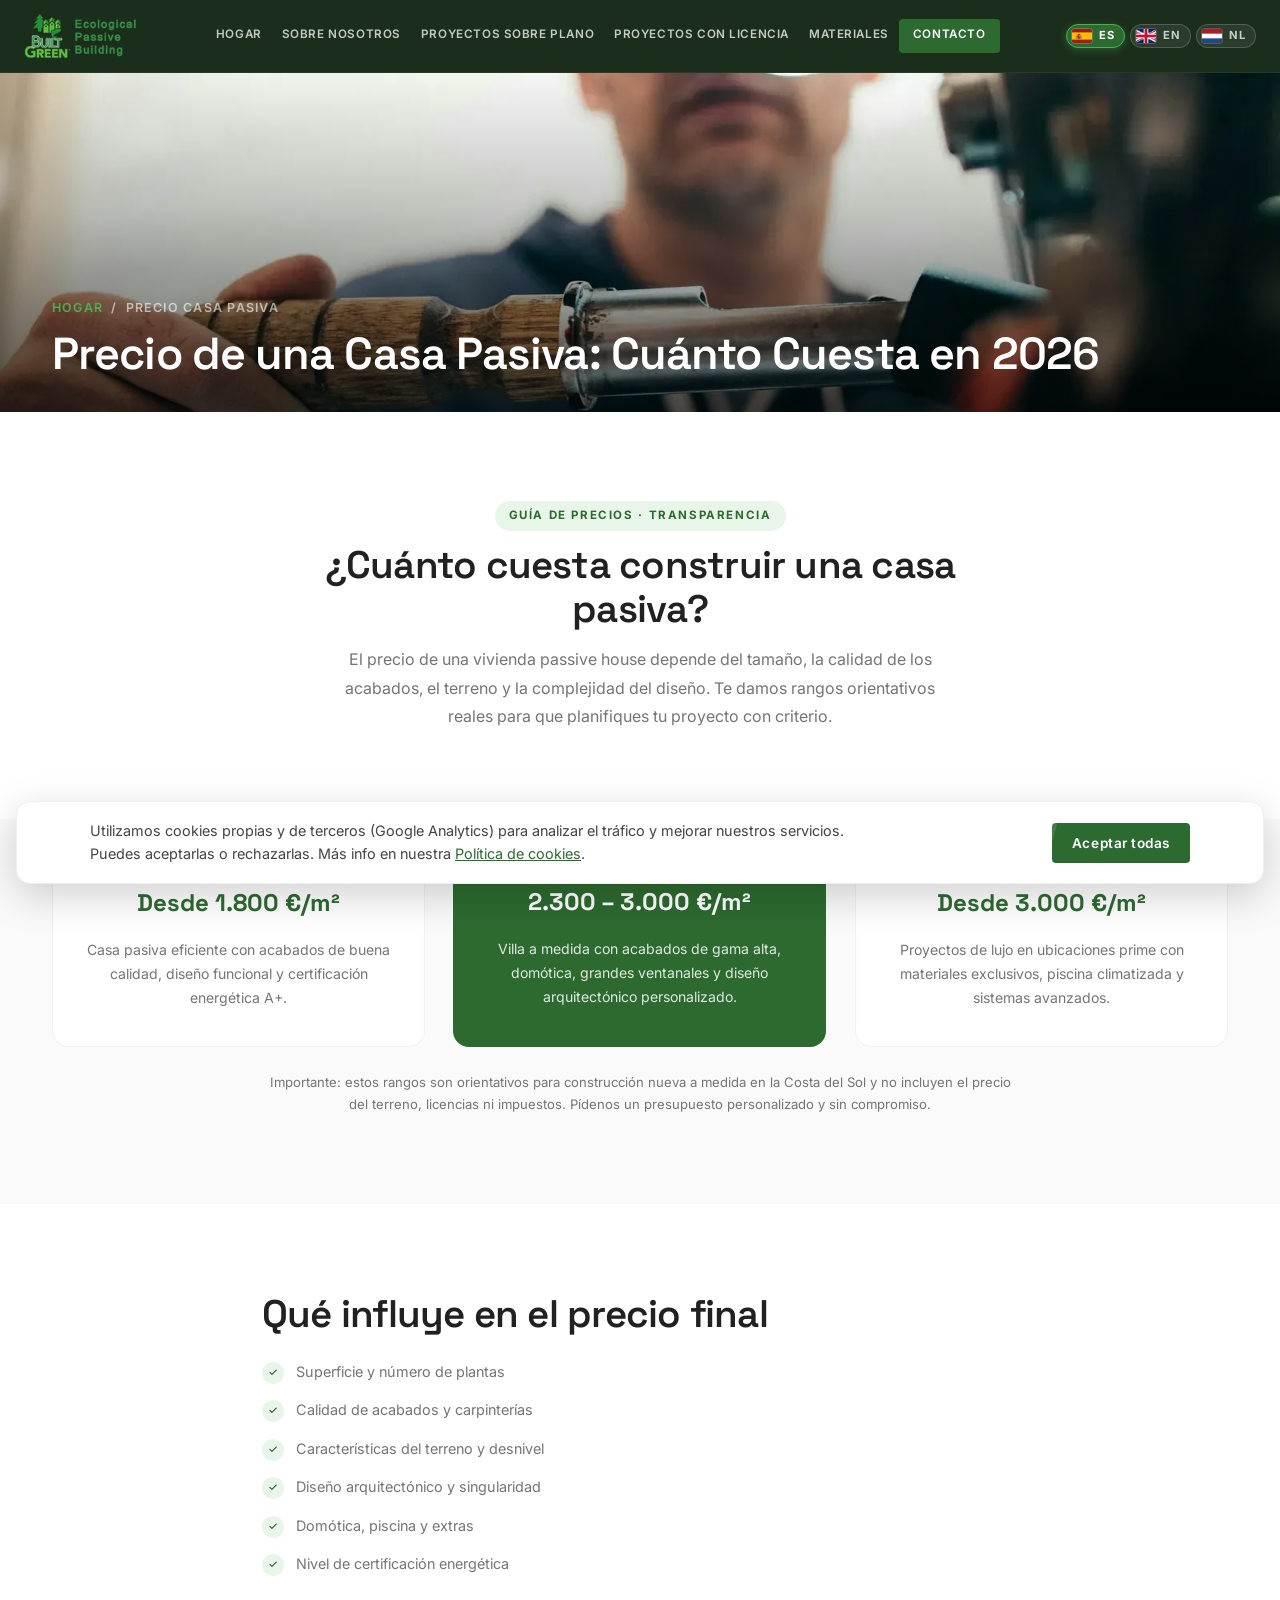
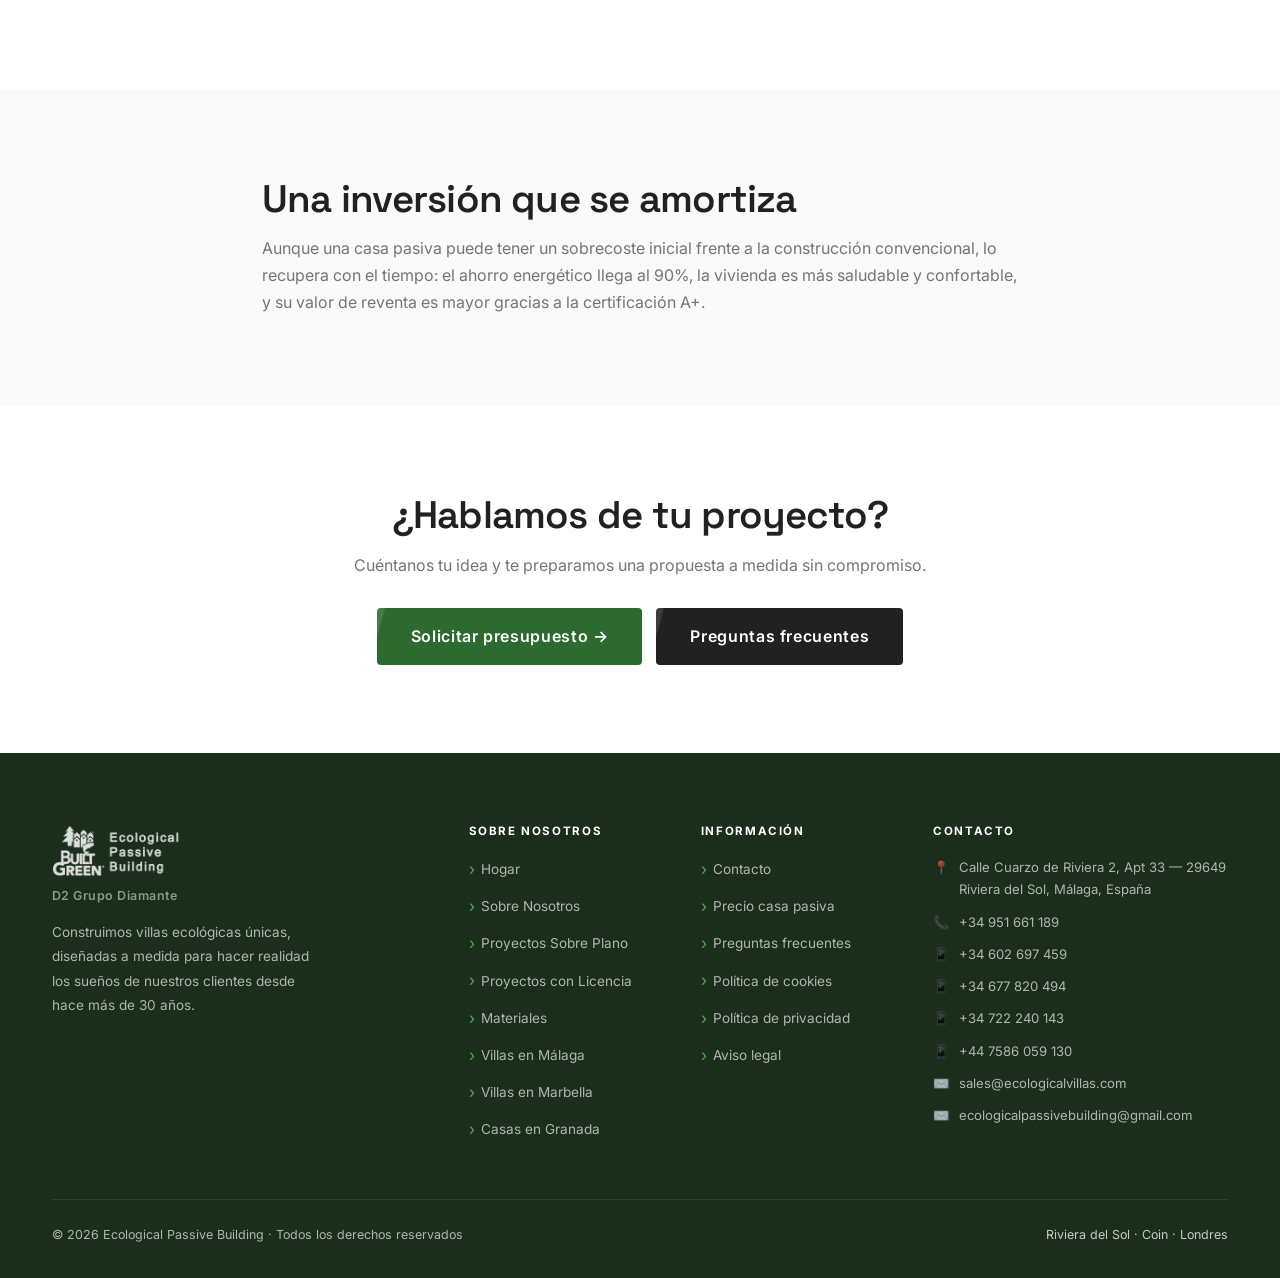
<file: precio-casa-pasiva.html>
<!DOCTYPE html>
<html lang="es">
<head>
  <meta charset="UTF-8" />
  <meta name="viewport" content="width=device-width, initial-scale=1.0" />

  <title>Precio de una Casa Pasiva: Cuánto Cuesta en 2026 | EPB</title>
  <meta name="description" content="¿Cuánto cuesta una casa pasiva? Rangos de precio reales por m² en 2026, factores que influyen y por qué es una inversión rentable. Pide presupuesto sin compromiso." />
  <meta name="keywords" content="precio casa pasiva, cuánto cuesta una casa pasiva, precio passive house España, precio m2 casa ecológica, presupuesto villa pasiva Costa del Sol" />
  <meta name="author" content="Ecological Passive Building" />
  <meta name="robots" content="index, follow, max-snippet:-1, max-image-preview:large" />
  <meta name="theme-color" content="#1e3d20" />

  <link rel="canonical" href="https://www.ecologicalpassivebuilding.es/precio-casa-pasiva.html" />
  <link rel="alternate" hreflang="es" href="https://www.ecologicalpassivebuilding.es/precio-casa-pasiva.html" />
  <link rel="alternate" hreflang="en" href="https://www.ecologicalpassivebuilding.es/precio-casa-pasiva.html?lang=en" />
  <link rel="alternate" hreflang="nl" href="https://www.ecologicalpassivebuilding.es/precio-casa-pasiva.html?lang=nl" />
  <link rel="alternate" hreflang="x-default" href="https://www.ecologicalpassivebuilding.es/precio-casa-pasiva.html" />

  <meta property="og:title" content="Precio de una Casa Pasiva: Cuánto Cuesta en 2026 | EPB" />
  <meta property="og:description" content="Rangos de precio reales por m² para construir una casa pasiva y los factores que influyen en el coste." />
  <meta property="og:type" content="website" />
  <meta property="og:url" content="https://www.ecologicalpassivebuilding.es/precio-casa-pasiva.html" />
  <meta property="og:image" content="https://www.ecologicalpassivebuilding.es/images/og/og-cover.jpg" />
  <meta property="og:locale" content="es_ES" />
  <meta property="og:site_name" content="Ecological Passive Building" />

  <meta name="twitter:card" content="summary_large_image" />
  <meta name="twitter:title" content="Precio de una Casa Pasiva en 2026" />
  <meta name="twitter:description" content="Cuánto cuesta construir una casa pasiva: rangos por m² y factores clave." />
  <meta name="twitter:image" content="https://www.ecologicalpassivebuilding.es/images/og/og-cover.jpg" />

  <link rel="icon" type="image/png" href="images/Logo.png" />
  <link rel="apple-touch-icon" href="images/Logo.png" />
  <link rel="preconnect" href="https://fonts.googleapis.com" />
  <link rel="preconnect" href="https://fonts.gstatic.com" crossorigin />
  <link rel="preload" as="style" href="https://fonts.googleapis.com/css2?family=Inter:wght@400;500;600;700&family=Space+Grotesk:wght@500;600;700&display=swap" data-fonts />
  <noscript><link href="https://fonts.googleapis.com/css2?family=Inter:wght@400;500;600;700&family=Space+Grotesk:wght@500;600;700&display=swap" rel="stylesheet" /></noscript>
  <link rel="stylesheet" href="css/styles.css" />

  <script type="application/ld+json">
  {
    "@context": "https://schema.org",
    "@graph": [
      {
        "@type": "WebPage",
        "name": "Precio de una Casa Pasiva: Cuánto Cuesta en 2026",
        "url": "https://www.ecologicalpassivebuilding.es/precio-casa-pasiva.html",
        "description": "Rangos de precio por m² para construir una casa pasiva en la Costa del Sol y factores que influyen en el coste."
      },
      {
        "@type": "BreadcrumbList",
        "itemListElement": [
          { "@type": "ListItem", "position": 1, "name": "Hogar", "item": "https://www.ecologicalpassivebuilding.es/" },
          { "@type": "ListItem", "position": 2, "name": "Precio casa pasiva", "item": "https://www.ecologicalpassivebuilding.es/precio-casa-pasiva.html" }
        ]
      }
    ]
  }
  </script>
</head>
<body>
<script defer src="js/nav.js"></script>

<div class="page-hero">
  <img width="1600" height="1066" src="images/hero-materiales.webp" srcset="images/hero-materiales-800.webp 800w, images/hero-materiales.webp 1600w" sizes="100vw" alt="Precio de una casa pasiva" loading="eager" fetchpriority="high" decoding="async" />
  <div class="page-hero-content container">
    <nav class="breadcrumb" aria-label="breadcrumb">
      <a href="index.html" data-i18n="nav.home">Hogar</a><span class="sep">/</span>
      <span data-i18n="prc.bc">Precio casa pasiva</span>
    </nav>
    <h1 data-i18n="prc.h1">Precio de una Casa Pasiva: Cuánto Cuesta en 2026</h1>
  </div>
</div>

<section class="section">
  <div class="container" style="max-width:820px;text-align:center;">
    <span class="tag" data-i18n="prc.tag">Guía de precios · Transparencia</span>
    <h2 class="section-title" data-i18n="prc.h2">¿Cuánto cuesta construir una casa pasiva?</h2>
    <p class="section-lead" style="margin:0 auto;" data-i18n="prc.lead">El precio de una vivienda passive house depende del tamaño, la calidad de los acabados, el terreno y la complejidad del diseño. Te damos rangos orientativos reales para que planifiques tu proyecto con criterio.</p>
  </div>
</section>

<section class="section section-alt" style="padding-top:0;">
  <div class="container">
    <div class="grid-3">
      <div style="background:var(--white);border-radius:var(--radius-lg);padding:36px 32px;border:1px solid var(--green-pale);text-align:center;">
        <h3 style="font-size:1.05rem;margin-bottom:8px;" data-i18n="prc.t1.name">Vivienda esencial</h3>
        <div style="font-family:'Space Grotesk',sans-serif;font-size:1.5rem;font-weight:700;color:var(--green-mid);margin-bottom:14px;" data-i18n="prc.t1.price">Desde 1.800 €/m²</div>
        <p style="font-size:.88rem;color:var(--gray-600);" data-i18n="prc.t1.desc">Casa pasiva eficiente con acabados de buena calidad, diseño funcional y certificación energética A+.</p>
      </div>
      <div style="background:var(--green-mid);border-radius:var(--radius-lg);padding:36px 32px;text-align:center;color:#fff;">
        <h3 style="font-size:1.05rem;margin-bottom:8px;color:#fff;" data-i18n="prc.t2.name">Villa premium</h3>
        <div style="font-family:'Space Grotesk',sans-serif;font-size:1.5rem;font-weight:700;color:#fff;margin-bottom:14px;" data-i18n="prc.t2.price">2.300 – 3.000 €/m²</div>
        <p style="font-size:.88rem;color:rgba(255,255,255,.85);" data-i18n="prc.t2.desc">Villa a medida con acabados de gama alta, domótica, grandes ventanales y diseño arquitectónico personalizado.</p>
      </div>
      <div style="background:var(--white);border-radius:var(--radius-lg);padding:36px 32px;border:1px solid var(--green-pale);text-align:center;">
        <h3 style="font-size:1.05rem;margin-bottom:8px;" data-i18n="prc.t3.name">Alta gama / lujo</h3>
        <div style="font-family:'Space Grotesk',sans-serif;font-size:1.5rem;font-weight:700;color:var(--green-mid);margin-bottom:14px;" data-i18n="prc.t3.price">Desde 3.000 €/m²</div>
        <p style="font-size:.88rem;color:var(--gray-600);" data-i18n="prc.t3.desc">Proyectos de lujo en ubicaciones prime con materiales exclusivos, piscina climatizada y sistemas avanzados.</p>
      </div>
    </div>
    <p style="font-size:.82rem;color:var(--gray-600);text-align:center;margin-top:24px;max-width:760px;margin-left:auto;margin-right:auto;" data-i18n="prc.note">Importante: estos rangos son orientativos para construcción nueva a medida en la Costa del Sol y no incluyen el precio del terreno, licencias ni impuestos. Pídenos un presupuesto personalizado y sin compromiso.</p>
  </div>
</section>

<section class="section">
  <div class="container" style="max-width:820px;">
    <h2 class="section-title" data-i18n="prc.h3">Qué influye en el precio final</h2>
    <div class="feature-list">
      <div class="feature-item"><span class="feature-check">✓</span><p data-i18n="prc.fac1">Superficie y número de plantas</p></div>
      <div class="feature-item"><span class="feature-check">✓</span><p data-i18n="prc.fac2">Calidad de acabados y carpinterías</p></div>
      <div class="feature-item"><span class="feature-check">✓</span><p data-i18n="prc.fac3">Características del terreno y desnivel</p></div>
      <div class="feature-item"><span class="feature-check">✓</span><p data-i18n="prc.fac4">Diseño arquitectónico y singularidad</p></div>
      <div class="feature-item"><span class="feature-check">✓</span><p data-i18n="prc.fac5">Domótica, piscina y extras</p></div>
      <div class="feature-item"><span class="feature-check">✓</span><p data-i18n="prc.fac6">Nivel de certificación energética</p></div>
    </div>
  </div>
</section>

<section class="section section-alt">
  <div class="container" style="max-width:820px;">
    <h2 class="section-title" data-i18n="prc.h4">Una inversión que se amortiza</h2>
    <p style="color:var(--gray-600);" data-i18n="prc.p4">Aunque una casa pasiva puede tener un sobrecoste inicial frente a la construcción convencional, lo recupera con el tiempo: el ahorro energético llega al 90%, la vivienda es más saludable y confortable, y su valor de reventa es mayor gracias a la certificación A+.</p>
  </div>
</section>

<section class="section" style="text-align:center;">
  <div class="container">
    <h2 class="section-title" data-i18n="seo.cta.h2">¿Hablamos de tu proyecto?</h2>
    <p class="section-lead" style="margin:0 auto 28px;" data-i18n="seo.cta.p">Cuéntanos tu idea y te preparamos una propuesta a medida sin compromiso.</p>
    <div style="display:flex;gap:14px;justify-content:center;flex-wrap:wrap;">
      <a href="contacto.html" class="btn btn-primary" style="font-size:1rem;padding:15px 34px;" data-i18n="seo.cta.btn">Solicitar presupuesto →</a>
      <a href="preguntas-frecuentes.html" class="btn btn-dark" style="font-size:1rem;padding:15px 34px;" data-i18n="nav.faq">Preguntas frecuentes</a>
    </div>
  </div>
</section>

<script defer src="js/main.js"></script>
<script defer src="js/seo-i18n.js"></script>
</body>
</html>
</file>
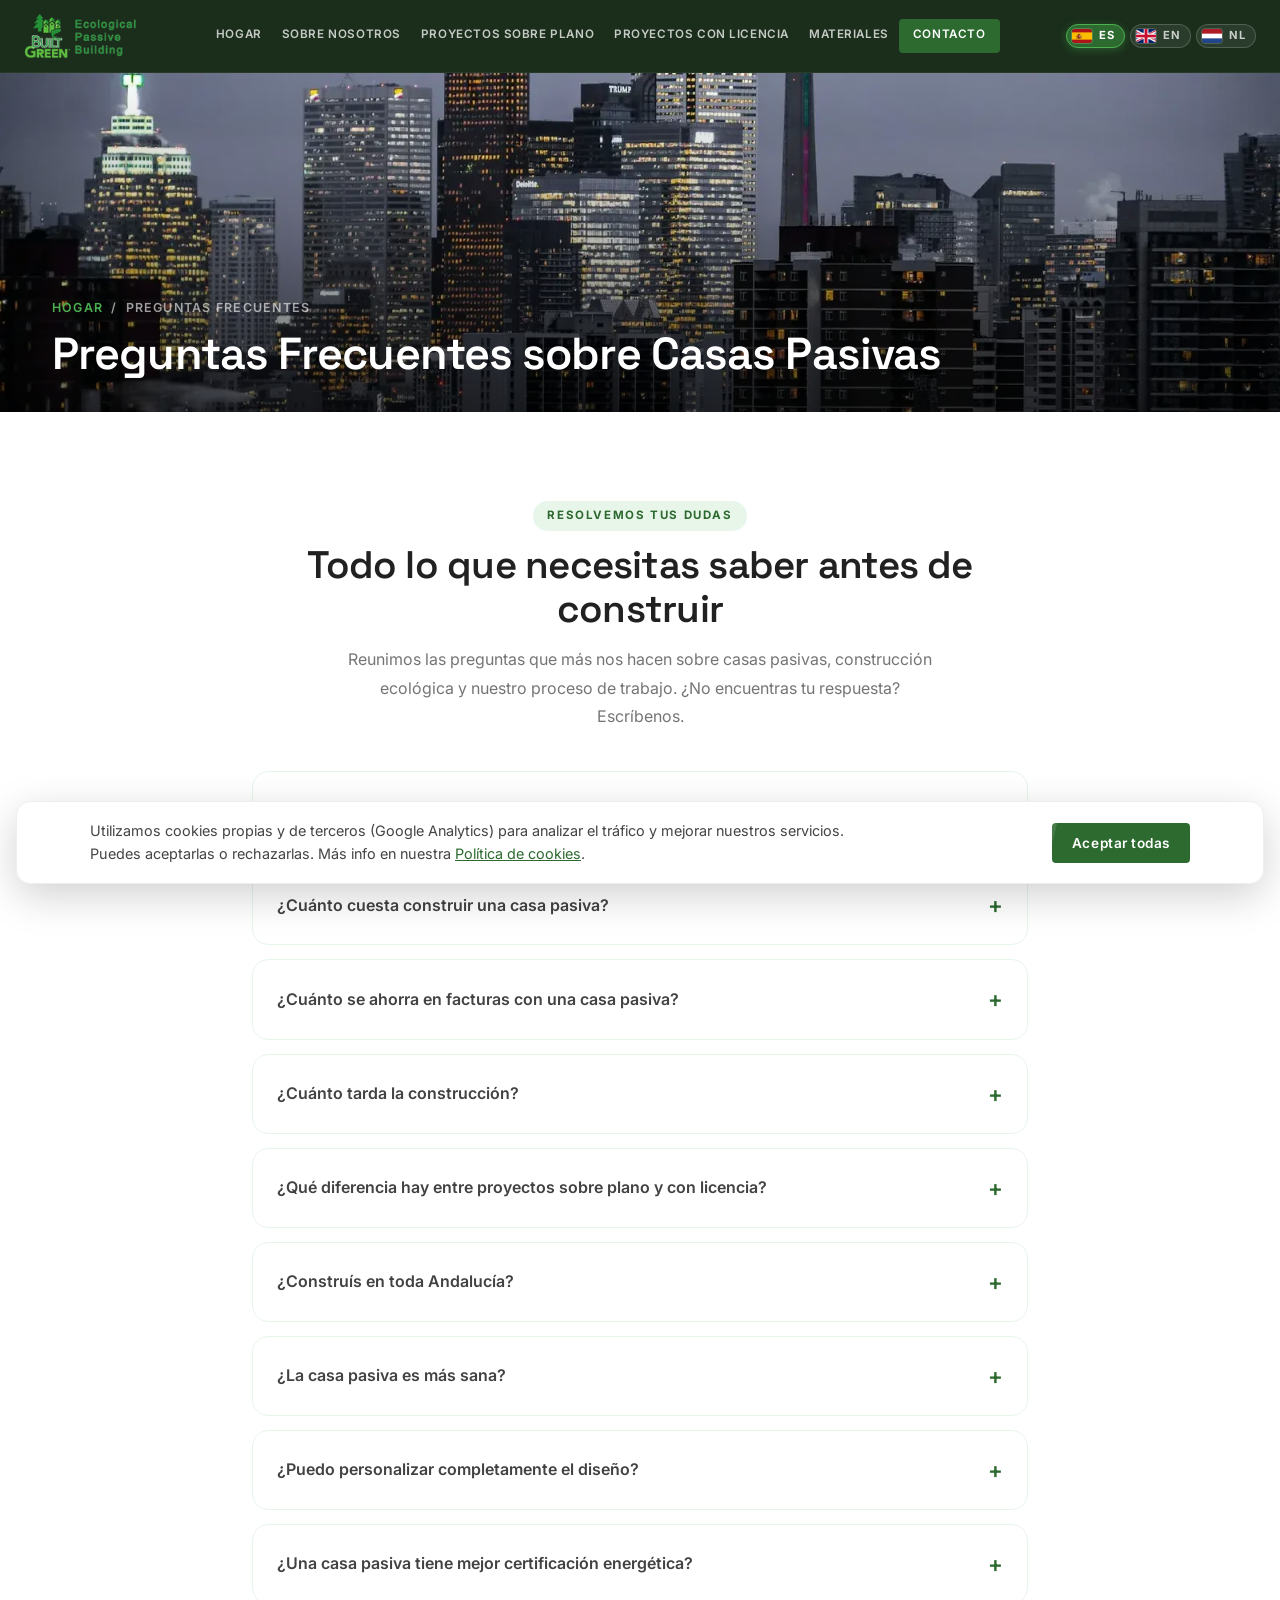
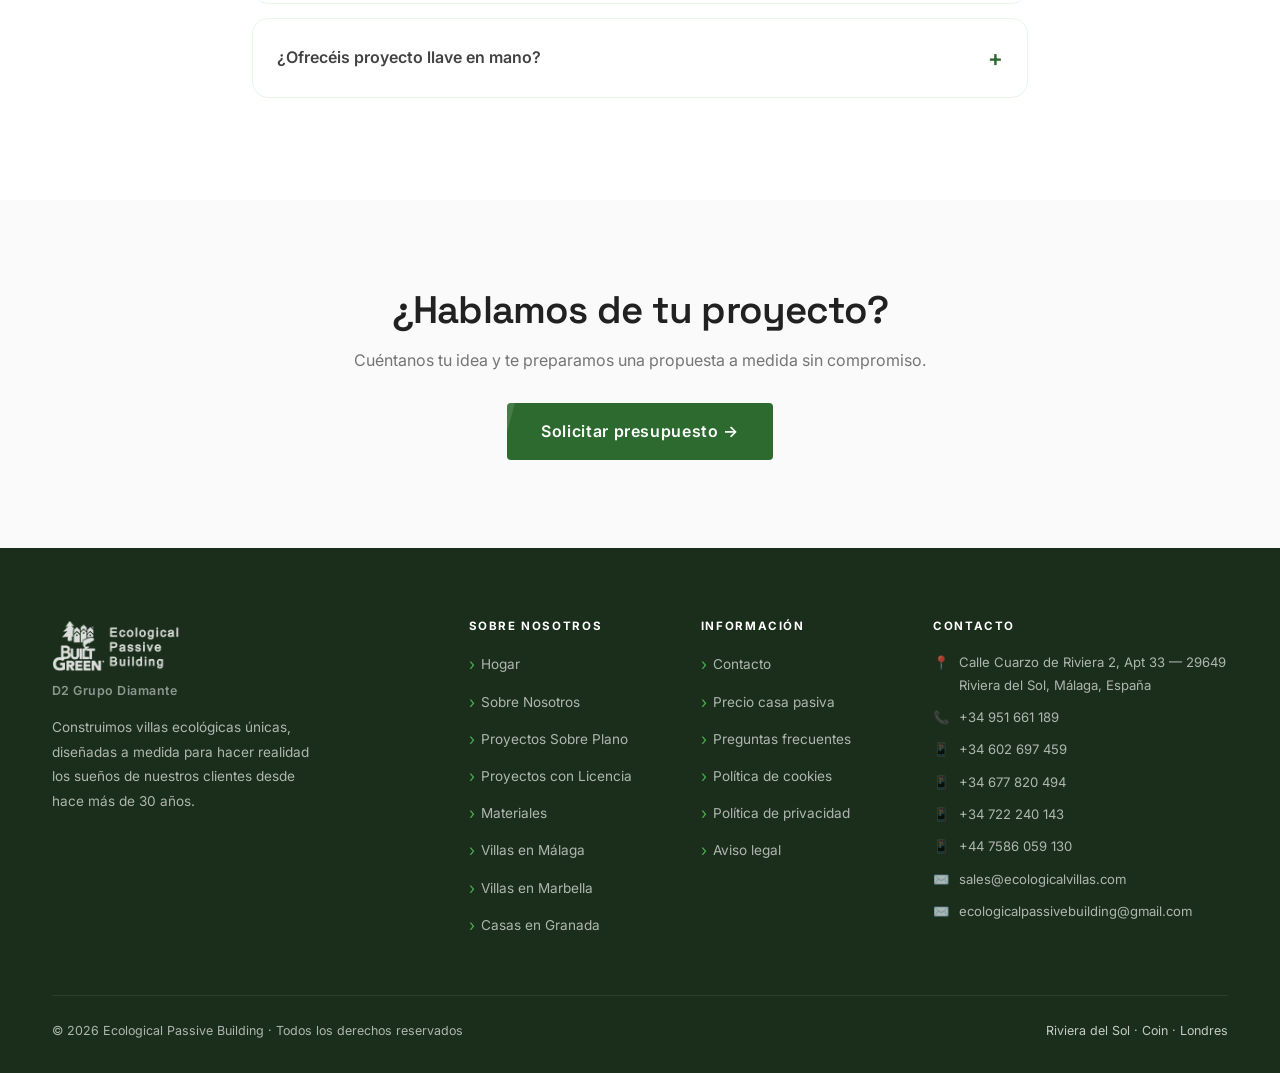
<file: preguntas-frecuentes.html>
<!DOCTYPE html>
<html lang="es">
<head>
  <meta charset="UTF-8" />
  <meta name="viewport" content="width=device-width, initial-scale=1.0" />

  <title>Preguntas Frecuentes sobre Casas Pasivas | EPB</title>
  <meta name="description" content="Resolvemos las dudas más habituales sobre casas pasivas y construcción ecológica: qué es, cuánto cuesta, cuánto ahorras, plazos y proceso. Constructora con +30 años." />
  <meta name="keywords" content="preguntas frecuentes casa pasiva, qué es una passive house, cuánto cuesta casa pasiva, dudas construcción ecológica, FAQ villa ecológica" />
  <meta name="author" content="Ecological Passive Building" />
  <meta name="robots" content="index, follow, max-snippet:-1, max-image-preview:large" />
  <meta name="theme-color" content="#1e3d20" />

  <link rel="canonical" href="https://www.ecologicalpassivebuilding.es/preguntas-frecuentes.html" />
  <link rel="alternate" hreflang="es" href="https://www.ecologicalpassivebuilding.es/preguntas-frecuentes.html" />
  <link rel="alternate" hreflang="en" href="https://www.ecologicalpassivebuilding.es/preguntas-frecuentes.html?lang=en" />
  <link rel="alternate" hreflang="nl" href="https://www.ecologicalpassivebuilding.es/preguntas-frecuentes.html?lang=nl" />
  <link rel="alternate" hreflang="x-default" href="https://www.ecologicalpassivebuilding.es/preguntas-frecuentes.html" />

  <meta property="og:title" content="Preguntas Frecuentes sobre Casas Pasivas | EPB" />
  <meta property="og:description" content="Resolvemos las dudas más habituales sobre casas pasivas y construcción ecológica." />
  <meta property="og:type" content="website" />
  <meta property="og:url" content="https://www.ecologicalpassivebuilding.es/preguntas-frecuentes.html" />
  <meta property="og:image" content="https://www.ecologicalpassivebuilding.es/images/og/og-cover.jpg" />
  <meta property="og:locale" content="es_ES" />
  <meta property="og:site_name" content="Ecological Passive Building" />

  <meta name="twitter:card" content="summary_large_image" />
  <meta name="twitter:title" content="Preguntas Frecuentes sobre Casas Pasivas" />
  <meta name="twitter:description" content="Dudas habituales sobre casas pasivas y construcción ecológica, resueltas." />
  <meta name="twitter:image" content="https://www.ecologicalpassivebuilding.es/images/og/og-cover.jpg" />

  <link rel="icon" type="image/png" href="images/Logo.png" />
  <link rel="apple-touch-icon" href="images/Logo.png" />
  <link rel="preconnect" href="https://fonts.googleapis.com" />
  <link rel="preconnect" href="https://fonts.gstatic.com" crossorigin />
  <link rel="preload" as="style" href="https://fonts.googleapis.com/css2?family=Inter:wght@400;500;600;700&family=Space+Grotesk:wght@500;600;700&display=swap" data-fonts />
  <noscript><link href="https://fonts.googleapis.com/css2?family=Inter:wght@400;500;600;700&family=Space+Grotesk:wght@500;600;700&display=swap" rel="stylesheet" /></noscript>
  <link rel="stylesheet" href="css/styles.css" />
  <style>
    .faq-item { background: var(--white); border: 1px solid var(--green-pale); border-radius: var(--radius-lg); margin-bottom: 14px; overflow: hidden; }
    .faq-item summary { cursor: pointer; list-style: none; padding: 20px 24px; font-weight: 600; color: var(--gray-800); display: flex; justify-content: space-between; align-items: center; gap: 16px; font-size: 1rem; }
    .faq-item summary::-webkit-details-marker { display: none; }
    .faq-item summary::after { content: '+'; font-size: 1.4rem; color: var(--green-mid); flex-shrink: 0; transition: transform .2s; }
    .faq-item[open] summary::after { content: '–'; }
    .faq-item .faq-answer { padding: 0 24px 22px; color: var(--gray-600); font-size: .92rem; line-height: 1.8; }
  </style>

  <script type="application/ld+json">
  {
    "@context": "https://schema.org",
    "@type": "FAQPage",
    "mainEntity": [
      { "@type": "Question", "name": "¿Qué es una casa pasiva (passive house)?", "acceptedAnswer": { "@type": "Answer", "text": "Una casa pasiva es una vivienda diseñada para necesitar muy poca energía de calefacción y refrigeración. Mediante un gran aislamiento, hermeticidad al aire, ventanas de altas prestaciones y ventilación con recuperación de calor, consigue un confort constante con un consumo hasta un 90% menor que una casa convencional." } },
      { "@type": "Question", "name": "¿Cuánto cuesta construir una casa pasiva?", "acceptedAnswer": { "@type": "Answer", "text": "En construcción nueva a medida en la Costa del Sol los precios suelen partir de unos 1.800 €/m² en vivienda esencial y superar los 3.000 €/m² en proyectos de alta gama. El coste depende del tamaño, los acabados, el terreno y el diseño. Te preparamos un presupuesto personalizado sin compromiso." } },
      { "@type": "Question", "name": "¿Cuánto se ahorra en facturas con una casa pasiva?", "acceptedAnswer": { "@type": "Answer", "text": "El ahorro en climatización puede alcanzar el 90% frente a una vivienda tradicional. Muchas casas pasivas necesitan tan poca energía que, combinadas con placas solares, se acercan al consumo casi nulo." } },
      { "@type": "Question", "name": "¿Cuánto tarda la construcción?", "acceptedAnswer": { "@type": "Answer", "text": "Una villa a medida suele tardar entre 10 y 18 meses según tamaño, complejidad y trámites de licencia. En proyectos con licencia ya aprobada los plazos se acortan. Te damos un calendario realista desde el inicio." } },
      { "@type": "Question", "name": "¿Qué diferencia hay entre proyectos sobre plano y con licencia?", "acceptedAnswer": { "@type": "Answer", "text": "En los proyectos sobre plano diseñamos tu villa desde cero y tramitamos la licencia. En los proyectos con licencia ya aprobada puedes empezar a construir antes, porque el permiso urbanístico ya está concedido." } },
      { "@type": "Question", "name": "¿Construís en toda Andalucía?", "acceptedAnswer": { "@type": "Answer", "text": "Trabajamos principalmente en la provincia de Málaga (Costa del Sol, Marbella, Mijas, Estepona) y en Granada, con oficina en Riviera del Sol y otra en Londres. Consúltanos para otras zonas." } },
      { "@type": "Question", "name": "¿La casa pasiva es más sana?", "acceptedAnswer": { "@type": "Answer", "text": "Sí. La ventilación con recuperación de calor renueva el aire de forma constante y filtrada, reduciendo humedad, moho, polvo y alérgenos. Además se usan materiales ecológicos certificados, libres de tóxicos." } },
      { "@type": "Question", "name": "¿Puedo personalizar completamente el diseño?", "acceptedAnswer": { "@type": "Answer", "text": "Totalmente. No hacemos copias: trabajamos en equipo contigo en cada fase —diseño, materiales, distribución y acabados— para crear una villa única adaptada a tu estilo de vida." } },
      { "@type": "Question", "name": "¿Una casa pasiva tiene mejor certificación energética?", "acceptedAnswer": { "@type": "Answer", "text": "Sí, nuestras viviendas alcanzan la certificación energética A+, la más alta. Esto se traduce en menor consumo, mayor confort y un mayor valor de reventa de la propiedad." } },
      { "@type": "Question", "name": "¿Ofrecéis proyecto llave en mano?", "acceptedAnswer": { "@type": "Answer", "text": "Sí. Te acompañamos de principio a fin: asesoramiento sobre el terreno, diseño, licencias, construcción y entrega de llaves, con un único interlocutor responsable de todo el proceso." } }
    ]
  }
  </script>
</head>
<body>
<script defer src="js/nav.js"></script>

<div class="page-hero">
  <img width="1600" height="1066" src="images/hero-contacto.webp" srcset="images/hero-contacto-800.webp 800w, images/hero-contacto.webp 1600w" sizes="100vw" alt="Preguntas frecuentes sobre casas pasivas" loading="eager" fetchpriority="high" decoding="async" />
  <div class="page-hero-content container">
    <nav class="breadcrumb" aria-label="breadcrumb">
      <a href="index.html" data-i18n="nav.home">Hogar</a><span class="sep">/</span>
      <span data-i18n="faq.bc">Preguntas frecuentes</span>
    </nav>
    <h1 data-i18n="faq.h1">Preguntas Frecuentes sobre Casas Pasivas</h1>
  </div>
</div>

<section class="section">
  <div class="container" style="max-width:840px;">
    <div class="text-center" style="text-align:center;margin-bottom:40px;">
      <span class="tag" data-i18n="faq.tag">Resolvemos tus dudas</span>
      <h2 class="section-title" data-i18n="faq.h2">Todo lo que necesitas saber antes de construir</h2>
      <p class="section-lead" style="margin:0 auto;" data-i18n="faq.lead">Reunimos las preguntas que más nos hacen sobre casas pasivas, construcción ecológica y nuestro proceso de trabajo. ¿No encuentras tu respuesta? Escríbenos.</p>
    </div>

    <details class="faq-item">
      <summary data-i18n="faq.q1">¿Qué es una casa pasiva (passive house)?</summary>
      <div class="faq-answer" data-i18n="faq.a1">Una casa pasiva es una vivienda diseñada para necesitar muy poca energía de calefacción y refrigeración. Mediante un gran aislamiento, hermeticidad al aire, ventanas de altas prestaciones y ventilación con recuperación de calor, consigue un confort constante con un consumo hasta un 90% menor que una casa convencional.</div>
    </details>
    <details class="faq-item">
      <summary data-i18n="faq.q2">¿Cuánto cuesta construir una casa pasiva?</summary>
      <div class="faq-answer" data-i18n="faq.a2">En construcción nueva a medida en la Costa del Sol los precios suelen partir de unos 1.800 €/m² en vivienda esencial y superar los 3.000 €/m² en proyectos de alta gama. El coste depende del tamaño, los acabados, el terreno y el diseño. Te preparamos un presupuesto personalizado sin compromiso.</div>
    </details>
    <details class="faq-item">
      <summary data-i18n="faq.q3">¿Cuánto se ahorra en facturas con una casa pasiva?</summary>
      <div class="faq-answer" data-i18n="faq.a3">El ahorro en climatización puede alcanzar el 90% frente a una vivienda tradicional. Muchas casas pasivas necesitan tan poca energía que, combinadas con placas solares, se acercan al consumo casi nulo.</div>
    </details>
    <details class="faq-item">
      <summary data-i18n="faq.q4">¿Cuánto tarda la construcción?</summary>
      <div class="faq-answer" data-i18n="faq.a4">Una villa a medida suele tardar entre 10 y 18 meses según tamaño, complejidad y trámites de licencia. En proyectos con licencia ya aprobada los plazos se acortan. Te damos un calendario realista desde el inicio.</div>
    </details>
    <details class="faq-item">
      <summary data-i18n="faq.q5">¿Qué diferencia hay entre proyectos sobre plano y con licencia?</summary>
      <div class="faq-answer" data-i18n="faq.a5">En los proyectos sobre plano diseñamos tu villa desde cero y tramitamos la licencia. En los proyectos con licencia ya aprobada puedes empezar a construir antes, porque el permiso urbanístico ya está concedido.</div>
    </details>
    <details class="faq-item">
      <summary data-i18n="faq.q6">¿Construís en toda Andalucía?</summary>
      <div class="faq-answer" data-i18n="faq.a6">Trabajamos principalmente en la provincia de Málaga (Costa del Sol, Marbella, Mijas, Estepona) y en Granada, con oficina en Riviera del Sol y otra en Londres. Consúltanos para otras zonas.</div>
    </details>
    <details class="faq-item">
      <summary data-i18n="faq.q7">¿La casa pasiva es más sana?</summary>
      <div class="faq-answer" data-i18n="faq.a7">Sí. La ventilación con recuperación de calor renueva el aire de forma constante y filtrada, reduciendo humedad, moho, polvo y alérgenos. Además se usan materiales ecológicos certificados, libres de tóxicos.</div>
    </details>
    <details class="faq-item">
      <summary data-i18n="faq.q8">¿Puedo personalizar completamente el diseño?</summary>
      <div class="faq-answer" data-i18n="faq.a8">Totalmente. No hacemos copias: trabajamos en equipo contigo en cada fase —diseño, materiales, distribución y acabados— para crear una villa única adaptada a tu estilo de vida.</div>
    </details>
    <details class="faq-item">
      <summary data-i18n="faq.q9">¿Una casa pasiva tiene mejor certificación energética?</summary>
      <div class="faq-answer" data-i18n="faq.a9">Sí, nuestras viviendas alcanzan la certificación energética A+, la más alta. Esto se traduce en menor consumo, mayor confort y un mayor valor de reventa de la propiedad.</div>
    </details>
    <details class="faq-item">
      <summary data-i18n="faq.q10">¿Ofrecéis proyecto llave en mano?</summary>
      <div class="faq-answer" data-i18n="faq.a10">Sí. Te acompañamos de principio a fin: asesoramiento sobre el terreno, diseño, licencias, construcción y entrega de llaves, con un único interlocutor responsable de todo el proceso.</div>
    </details>
  </div>
</section>

<section class="section section-alt" style="text-align:center;">
  <div class="container">
    <h2 class="section-title" data-i18n="seo.cta.h2">¿Hablamos de tu proyecto?</h2>
    <p class="section-lead" style="margin:0 auto 28px;" data-i18n="seo.cta.p">Cuéntanos tu idea y te preparamos una propuesta a medida sin compromiso.</p>
    <a href="contacto.html" class="btn btn-primary" style="font-size:1rem;padding:15px 34px;" data-i18n="seo.cta.btn">Solicitar presupuesto →</a>
  </div>
</section>

<script defer src="js/main.js"></script>
<script defer src="js/seo-i18n.js"></script>
</body>
</html>
</file>
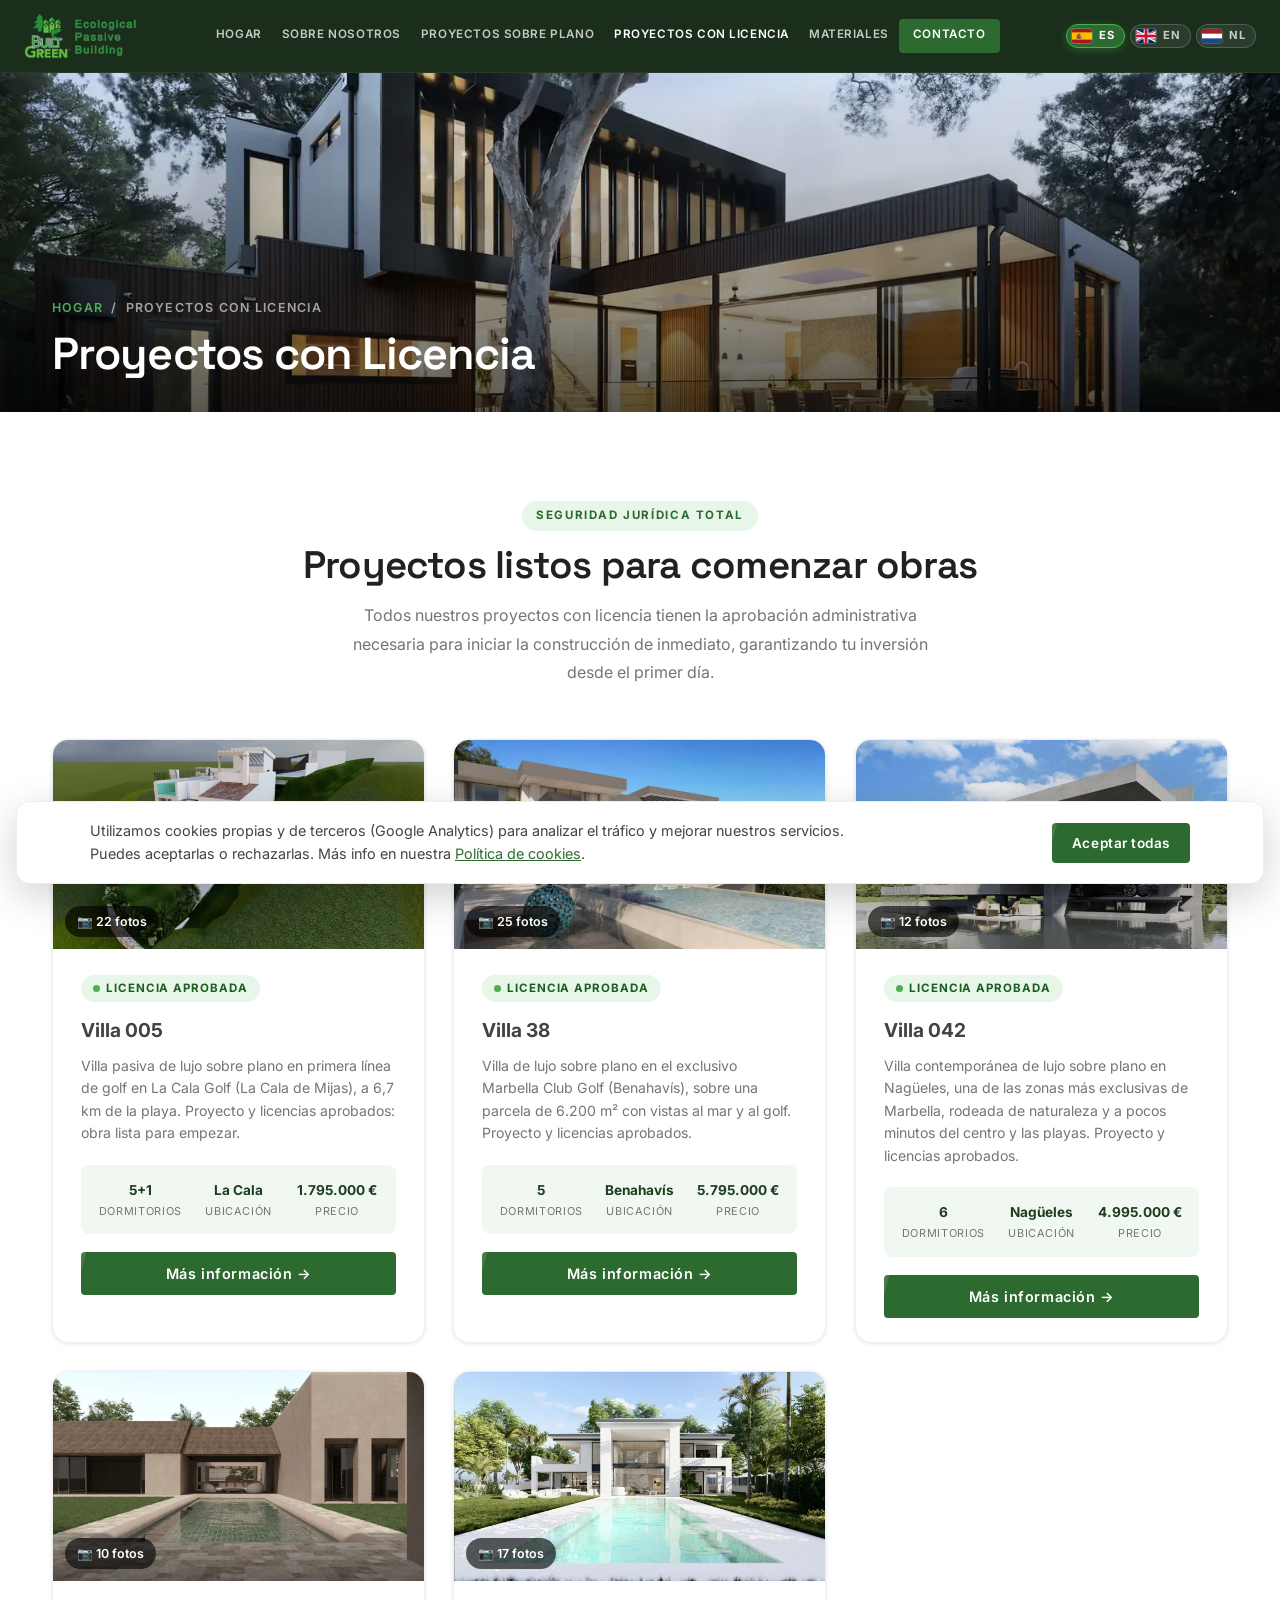
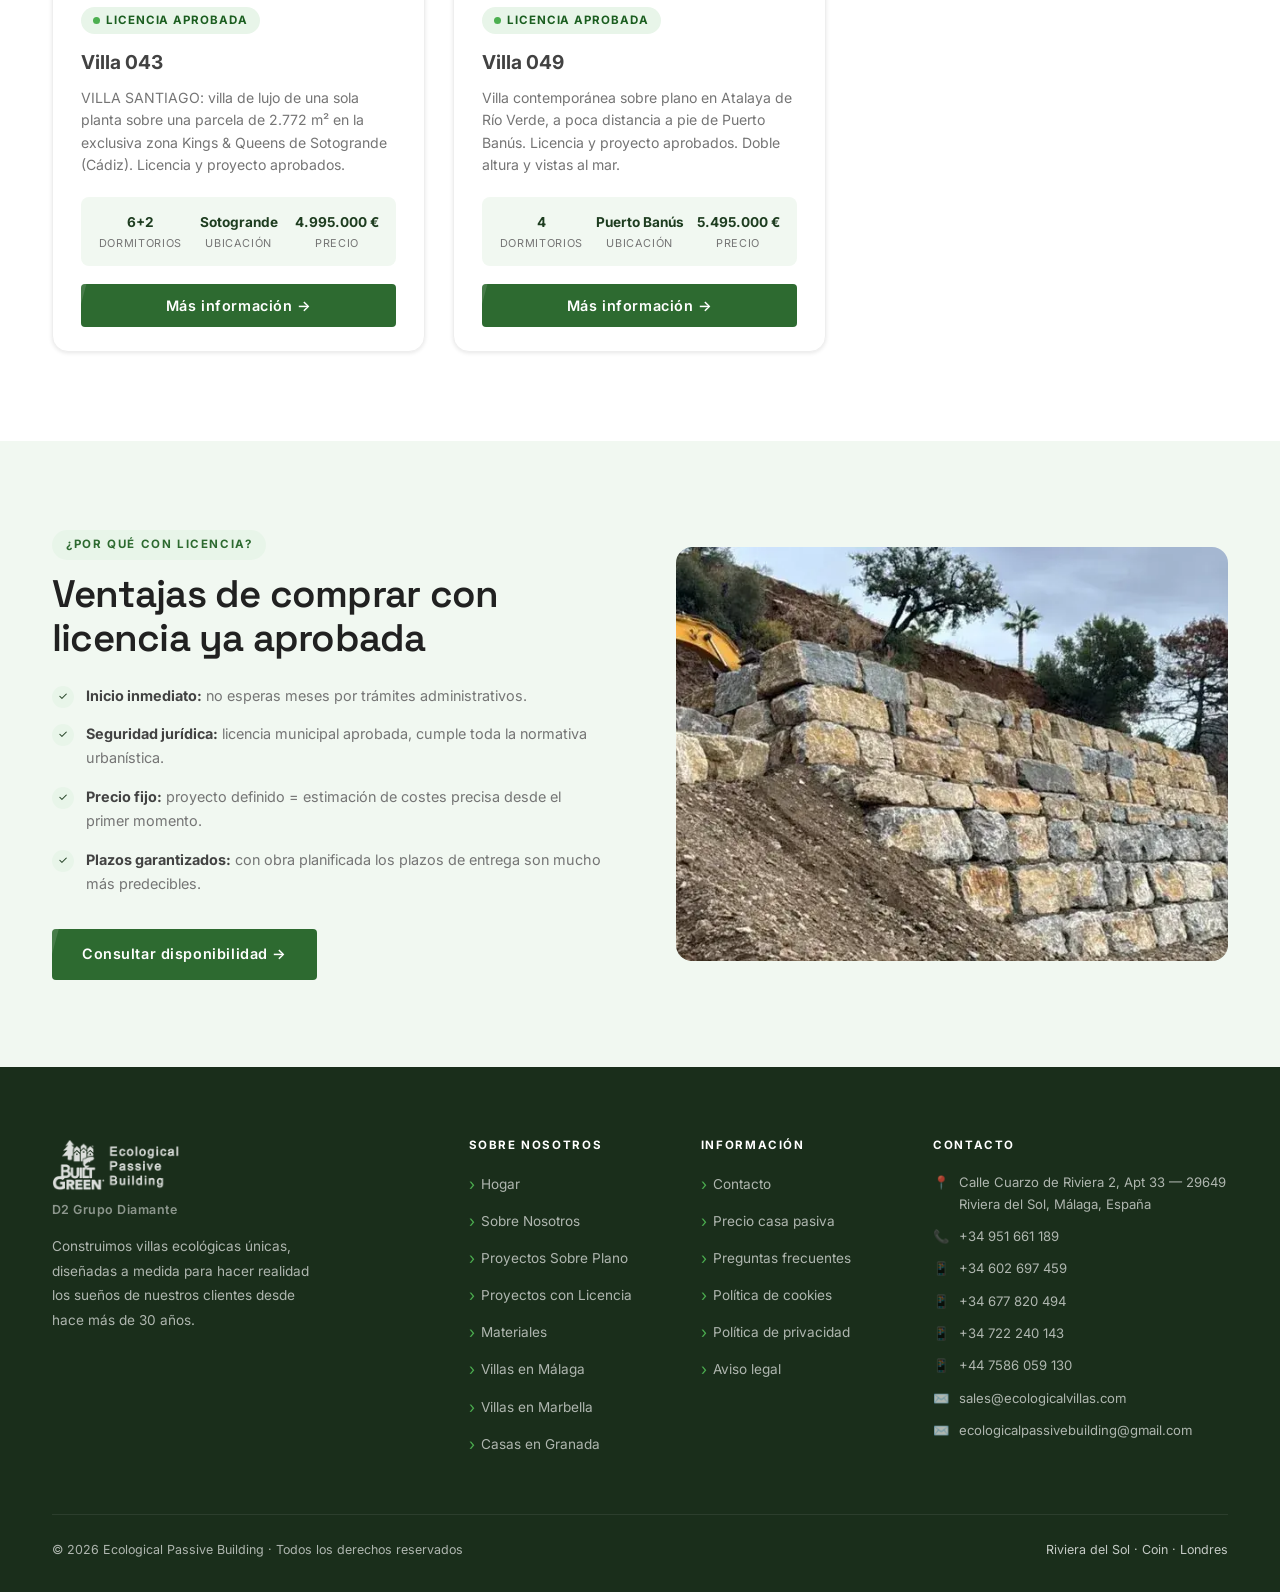
<file: proyectos-licencia.html>
<!DOCTYPE html>
<html lang="es">
<head>
  <meta charset="UTF-8" />
  <meta name="viewport" content="width=device-width, initial-scale=1.0" />

  <title>Villas con Licencia Aprobada · Costa del Sol | EPB</title>
  <meta name="description" content="Promociones inmobiliarias ecológicas con licencia de obra ya aprobada en Granada, Marbella y Alhaurín. Invierte con seguridad jurídica en villas pasivas. Inicio inmediato." />
  <meta name="keywords" content="proyectos con licencia, obra nueva Granada, villas con licencia Málaga, construcción ecológica licenciada, promoción inmobiliaria sostenible, villas Marbella primera línea, inversión inmobiliaria ecológica España, obra nueva sostenible Costa del Sol, comprar villa pasiva, llave en mano licenciado" />
  <meta name="author" content="Ecological Passive Building" />
  <meta name="robots" content="index, follow, max-snippet:-1, max-image-preview:large" />
  <meta name="theme-color" content="#1e3d20" />
  <meta name="geo.region" content="ES-AN" />

  <link rel="canonical" href="https://www.ecologicalpassivebuilding.es/proyectos-licencia.html" />
  <link rel="alternate" hreflang="es" href="https://www.ecologicalpassivebuilding.es/proyectos-licencia.html" />
  <link rel="alternate" hreflang="en" href="https://www.ecologicalpassivebuilding.es/proyectos-licencia.html?lang=en" />
  <link rel="alternate" hreflang="nl" href="https://www.ecologicalpassivebuilding.es/proyectos-licencia.html?lang=nl" />
  <link rel="alternate" hreflang="x-default" href="https://www.ecologicalpassivebuilding.es/proyectos-licencia.html" />

  <meta property="og:title" content="Obra Nueva con Licencia Aprobada | Villas Pasivas | EPB" />
  <meta property="og:description" content="Promociones inmobiliarias con licencia ya aprobada en Granada, Marbella y Alhaurín. Invierte con seguridad jurídica en villas pasivas." />
  <meta property="og:type" content="website" />
  <meta property="og:url" content="https://www.ecologicalpassivebuilding.es/proyectos-licencia.html" />
  <meta property="og:image" content="https://www.ecologicalpassivebuilding.es/images/og/og-villa-049.jpg" />
  <meta property="og:locale" content="es_ES" />
  <meta property="og:site_name" content="Ecological Passive Building" />

  <meta name="twitter:card" content="summary_large_image" />
  <meta name="twitter:title" content="Obra Nueva con Licencia | Villas Pasivas EPB" />
  <meta name="twitter:description" content="Promociones inmobiliarias con licencia aprobada en Granada y Costa del Sol." />
  <meta name="twitter:image" content="https://www.ecologicalpassivebuilding.es/images/og/og-villa-049.jpg" />

  <link rel="icon" type="image/png" href="images/Logo.png" />
  <link rel="apple-touch-icon" href="images/Logo.png" />
  <link rel="preconnect" href="https://fonts.googleapis.com" />
  <link rel="preconnect" href="https://fonts.gstatic.com" crossorigin />
  <link rel="preload" as="style" href="https://fonts.googleapis.com/css2?family=Inter:wght@400;500;600;700&family=Space+Grotesk:wght@500;600;700&display=swap" data-fonts />
  <noscript><link href="https://fonts.googleapis.com/css2?family=Inter:wght@400;500;600;700&family=Space+Grotesk:wght@500;600;700&display=swap" rel="stylesheet" /></noscript>
  <link rel="stylesheet" href="css/styles.css" />
  <script type="application/ld+json">
  {"@context":"https://schema.org","@graph":[{"@type":"BreadcrumbList","itemListElement":[{"@type":"ListItem","position":1,"name":"Inicio","item":"https://www.ecologicalpassivebuilding.es/"},{"@type":"ListItem","position":2,"name":"Proyectos con Licencia","item":"https://www.ecologicalpassivebuilding.es/proyectos-licencia.html"}]},{"@type":"Product","name":"Villa 005 — La Cala Golf, La Cala de Mijas","image":"https://www.ecologicalpassivebuilding.es/images/villa-005.webp","description":"Villa pasiva de lujo en primera línea de golf en La Cala de Mijas. 2 plantas más solárium, 5+1 dormitorios, estándar Passive House. Proyecto y licencias aprobados.","category":"Villa Passive House","brand":{"@type":"Brand","name":"Ecological Passive Building"},"offers":{"@type":"Offer","price":"1795000","priceCurrency":"EUR","availability":"https://schema.org/InStock","url":"https://www.ecologicalpassivebuilding.es/proyectos-licencia.html"}},{"@type":"Product","name":"Villa Santiago (043) — Sotogrande, Cádiz","image":"https://www.ecologicalpassivebuilding.es/images/villa-043.webp","description":"Villa de lujo de una sola planta en la zona Kings & Queens de Sotogrande (Cádiz), parcela de 2.772 m², 6 dormitorios en suite y casa de invitados opcional. Licencia aprobada.","category":"Villa Passive House","brand":{"@type":"Brand","name":"Ecological Passive Building"},"offers":{"@type":"Offer","price":"4995000","priceCurrency":"EUR","availability":"https://schema.org/InStock","url":"https://www.ecologicalpassivebuilding.es/proyectos-licencia.html"}},{"@type":"Product","name":"Villa 049 — Atalaya de Río Verde, Puerto Banús","image":"https://www.ecologicalpassivebuilding.es/images/villa-049.webp","description":"Villa contemporánea sobre plano en Atalaya de Río Verde, a poca distancia de Puerto Banús. Doble altura, azotea de 88 m² con ascensor y vistas al mar. Licencia aprobada.","category":"Villa Passive House","brand":{"@type":"Brand","name":"Ecological Passive Building"},"offers":{"@type":"Offer","price":"5495000","priceCurrency":"EUR","availability":"https://schema.org/InStock","url":"https://www.ecologicalpassivebuilding.es/proyectos-licencia.html"}},{"@type":"Product","name":"Villa 38 — Marbella Club Golf, Benahavís","image":"https://www.ecologicalpassivebuilding.es/images/villa-38.webp","description":"Villa de lujo en el exclusivo Marbella Club Golf (Benahavís), parcela de 6.200 m² con vistas al mar y al golf; 810 m² construidos en 3 plantas, 5 dormitorios, 5 baños y piscina climatizada de 75 m². Proyecto y licencias aprobados.","category":"Villa Passive House","brand":{"@type":"Brand","name":"Ecological Passive Building"},"offers":{"@type":"Offer","price":"5795000","priceCurrency":"EUR","availability":"https://schema.org/InStock","url":"https://www.ecologicalpassivebuilding.es/proyectos-licencia.html"}},{"@type":"Product","name":"Villa 042 — Nagüeles, Marbella","image":"https://www.ecologicalpassivebuilding.es/images/villa-042.webp","description":"Villa contemporánea de lujo en Nagüeles (Marbella), parcela de 1.370 m² y 650 m² construidos en 3 niveles; 6 dormitorios, 8 baños, garaje para más de 9 coches, piscina climatizada cubierta, paneles solares y domótica. Proyecto y licencias aprobados.","category":"Villa Passive House","brand":{"@type":"Brand","name":"Ecological Passive Building"},"offers":{"@type":"Offer","price":"4995000","priceCurrency":"EUR","availability":"https://schema.org/InStock","url":"https://www.ecologicalpassivebuilding.es/proyectos-licencia.html"}}]}
  </script>
</head>
<body>
<script defer src="js/nav.js"></script>

<div class="page-hero">
  <img width="1600" height="1066" src="images/hero-licencia.webp" srcset="images/hero-licencia-800.webp 800w, images/hero-licencia.webp 1600w" sizes="100vw" alt="Proyectos con licencia de construcción" loading="eager" fetchpriority="high" decoding="async" />
  <div class="page-hero-content container">
    <nav class="breadcrumb">
      <a href="index.html" data-i18n="nav.home">Hogar</a><span class="sep">/</span>
      <span data-i18n="nav.license">Proyectos con Licencia</span>
    </nav>
    <h1 data-i18n="nav.license">Proyectos con Licencia</h1>
  </div>
</div>

<section class="section">
  <div class="container">
    <div class="text-center section-header" style="margin-bottom:52px;">
      <span class="tag" data-i18n="pl.tag">Seguridad jurídica total</span>
      <h2 class="section-title" data-i18n="pl.h2">Proyectos listos para comenzar obras</h2>
      <p class="section-lead" data-i18n="pl.lead">Todos nuestros proyectos con licencia tienen la aprobación administrativa necesaria para iniciar la construcción de inmediato, garantizando tu inversión desde el primer día.</p>
    </div>
    <div class="grid-3">
      <!-- Villa 005 -->
      <div class="license-card">
        <div class="license-card-img has-gallery" data-modal="modalVilla005" data-count="22" title="Ver galería de fotos">
          <img width="1200" height="737" src="images/villa-005.webp" alt="Villa 005 — villa pasiva de lujo en primera línea de golf en La Cala de Mijas, Málaga" loading="lazy" />
        </div>
        <div class="license-card-body">
          <span class="status-pill status-approved"><span class="dot"></span><span data-i18n="pl.approved">Licencia aprobada</span></span>
          <div class="license-name">Villa 005</div>
          <div class="license-desc" data-i18n="pl.v005.desc">Villa ecológica unifamiliar con licencia de obra aprobada. Inicio de construcción inmediato disponible. Jardín privado, piscina opcional y garaje integrado.</div>
          <div class="license-specs">
            <div class="spec"><div class="spec-val">5+1</div><div class="spec-key" data-i18n="pl.spec.bed">Dormitorios</div></div>
            <div class="spec"><div class="spec-val">La Cala</div><div class="spec-key" data-i18n="pl.spec.loc">Ubicación</div></div>
            <div class="spec"><div class="spec-val">1.795.000 €</div><div class="spec-key" data-i18n="pl.spec.price">Precio</div></div>
          </div>
          <button data-modal="modalVilla005" class="btn btn-primary" style="width:100%;justify-content:center;margin-top:18px;" data-i18n="pl.moreinfo">Más información →</button>
        </div>
      </div>
      <!-- Villa 038 -->
      <div class="license-card">
        <div class="license-card-img has-gallery" data-modal="modalVilla38" data-count="25" title="Ver galería de fotos">
          <img width="1200" height="879" src="images/villa-38.webp" alt="Villa 38 — villa pasiva de lujo en Marbella Club Golf, Benahavís (Marbella)" loading="lazy" />
        </div>
        <div class="license-card-body">
          <span class="status-pill status-approved"><span class="dot"></span><span data-i18n="pl.approved">Licencia aprobada</span></span>
          <div class="license-name">Villa 38</div>
          <div class="license-desc" data-i18n="pp.v38.desc">Villa de lujo sobre plano en el exclusivo Marbella Club Golf (Benahavís), sobre una parcela de 6.200 m² con vistas al mar y al golf. Proyecto y licencias aprobados.</div>
          <div class="license-specs">
            <div class="spec"><div class="spec-val">5</div><div class="spec-key" data-i18n="pl.spec.bed">Dormitorios</div></div>
            <div class="spec"><div class="spec-val">Benahavís</div><div class="spec-key" data-i18n="pl.spec.loc">Ubicación</div></div>
            <div class="spec"><div class="spec-val">5.795.000 €</div><div class="spec-key" data-i18n="pl.spec.price">Precio</div></div>
          </div>
          <button data-modal="modalVilla38" class="btn btn-primary" style="width:100%;justify-content:center;margin-top:18px;" data-i18n="pl.moreinfo">Más información →</button>
        </div>
      </div>
      <!-- Villa 042 -->
      <div class="license-card">
        <div class="license-card-img has-gallery" data-modal="modalVilla042" data-count="12" title="Ver galería de fotos">
          <img width="1200" height="750" src="images/villa-042.webp" alt="Villa 042 — villa contemporánea de lujo en Nagüeles, Marbella" loading="lazy" />
        </div>
        <div class="license-card-body">
          <span class="status-pill status-approved"><span class="dot"></span><span data-i18n="pl.approved">Licencia aprobada</span></span>
          <div class="license-name">Villa 042</div>
          <div class="license-desc" data-i18n="pp.v042.desc">Villa contemporánea de lujo sobre plano en Nagüeles, una de las zonas más exclusivas de Marbella, rodeada de naturaleza y a pocos minutos del centro y las playas. Proyecto y licencias aprobados.</div>
          <div class="license-specs">
            <div class="spec"><div class="spec-val">6</div><div class="spec-key" data-i18n="pl.spec.bed">Dormitorios</div></div>
            <div class="spec"><div class="spec-val">Nagüeles</div><div class="spec-key" data-i18n="pl.spec.loc">Ubicación</div></div>
            <div class="spec"><div class="spec-val">4.995.000 €</div><div class="spec-key" data-i18n="pl.spec.price">Precio</div></div>
          </div>
          <button data-modal="modalVilla042" class="btn btn-primary" style="width:100%;justify-content:center;margin-top:18px;" data-i18n="pl.moreinfo">Más información →</button>
        </div>
      </div>
      <!-- Villa 043 -->
      <div class="license-card">
        <div class="license-card-img has-gallery" data-modal="modalVilla043" data-count="10" title="Ver galería de fotos">
          <img width="1200" height="674" src="images/villa-043.webp" alt="Villa Santiago (043) — villa de lujo de una sola planta en Sotogrande, Cádiz" loading="lazy" />
        </div>
        <div class="license-card-body">
          <span class="status-pill status-approved"><span class="dot"></span><span data-i18n="pl.approved">Licencia aprobada</span></span>
          <div class="license-name">Villa 043</div>
          <div class="license-desc" data-i18n="pl.v043.desc">Villa premium con licencia aprobada en parcela privada. Diseño contemporáneo con gran jardín, piscina y terraza panorámica. Materiales ecológicos premium.</div>
          <div class="license-specs">
            <div class="spec"><div class="spec-val">6+2</div><div class="spec-key" data-i18n="pl.spec.bed">Dormitorios</div></div>
            <div class="spec"><div class="spec-val">Sotogrande</div><div class="spec-key" data-i18n="pl.spec.loc">Ubicación</div></div>
            <div class="spec"><div class="spec-val">4.995.000 €</div><div class="spec-key" data-i18n="pl.spec.price">Precio</div></div>
          </div>
          <button data-modal="modalVilla043" class="btn btn-primary" style="width:100%;justify-content:center;margin-top:18px;" data-i18n="pl.moreinfo">Más información →</button>
        </div>
      </div>
      <!-- Villa 049 -->
      <div class="license-card">
        <div class="license-card-img has-gallery" data-modal="modalVilla049" data-count="17" title="Ver galería de fotos">
          <img width="1200" height="678" src="images/villa-049.webp" alt="Villa 049 — villa contemporánea de lujo en Atalaya de Río Verde, Puerto Banús (Marbella)" loading="lazy" />
        </div>
        <div class="license-card-body">
          <span class="status-pill status-approved"><span class="dot"></span><span data-i18n="pl.approved">Licencia aprobada</span></span>
          <div class="license-name">Villa 049</div>
          <div class="license-desc" data-i18n="pl.v049.desc">Villa contemporánea sobre plano en Atalaya de Río Verde, a poca distancia a pie de Puerto Banús. Licencia y proyecto aprobados. Doble altura y vistas al mar.</div>
          <div class="license-specs">
            <div class="spec"><div class="spec-val">4</div><div class="spec-key" data-i18n="pl.spec.bed">Dormitorios</div></div>
            <div class="spec"><div class="spec-val">Puerto Banús</div><div class="spec-key" data-i18n="pl.spec.loc">Ubicación</div></div>
            <div class="spec"><div class="spec-val">5.495.000 €</div><div class="spec-key" data-i18n="pl.spec.price">Precio</div></div>
          </div>
          <button data-modal="modalVilla049" class="btn btn-primary" style="width:100%;justify-content:center;margin-top:18px;" data-i18n="pl.moreinfo">Más información →</button>
        </div>
      </div>
    </div>
  </div>
</section>

<section class="section section-green">
  <div class="container">
    <div class="split">
      <div class="split-text">
        <span class="tag" data-i18n="pl.why.tag">¿Por qué con licencia?</span>
        <h2 class="section-title" data-i18n="pl.why.h2">Ventajas de comprar con licencia ya aprobada</h2>
        <div class="feature-list">
          <div class="feature-item"><div class="feature-check">✓</div><p data-i18n="pl.why.f1"><strong>Inicio inmediato:</strong> no esperas meses por trámites administrativos.</p></div>
          <div class="feature-item"><div class="feature-check">✓</div><p data-i18n="pl.why.f2"><strong>Seguridad jurídica:</strong> licencia municipal aprobada, cumple toda la normativa urbanística.</p></div>
          <div class="feature-item"><div class="feature-check">✓</div><p data-i18n="pl.why.f3"><strong>Precio fijo:</strong> proyecto definido = estimación de costes precisa desde el primer momento.</p></div>
          <div class="feature-item"><div class="feature-check">✓</div><p data-i18n="pl.why.f4"><strong>Plazos garantizados:</strong> con obra planificada los plazos de entrega son mucho más predecibles.</p></div>
        </div>
        <a href="contacto.html" class="btn btn-primary" style="margin-top:8px;" data-i18n="pl.why.btn">Consultar disponibilidad →</a>
      </div>
      <div class="split-img">
        <img width="1200" height="465" src="images/imagen-2.webp" alt="Construcción ecológica con licencia" loading="lazy" />
      </div>
    </div>
  </div>
</section>

<!-- ── MODAL VILLA 005 ── -->
<div class="modal-overlay" id="modalVilla005">
  <div class="modal" style="max-width:680px;">
    <div class="modal-head">
      <h2 style="font-size:1.4rem;">Villa 005</h2>
      <button class="modal-close" aria-label="Cerrar">✕</button>
    </div>
    <div class="villa-thumbs" data-gallery="modalVilla005" aria-label="Fotos de la villa — haz clic para ampliar"></div>
    <div style="display:flex;gap:8px;flex-wrap:wrap;margin-bottom:16px;">
      <span class="status-pill status-approved" style="position:static;"><span class="dot"></span><span data-i18n="pl.approved">Licencia aprobada</span></span>
      <span style="background:var(--green-ultra);color:var(--green-deep);padding:4px 10px;border-radius:20px;font-size:.8rem;font-weight:600;" data-i18n="pl.v005.cat">Villa Unifamiliar</span>
    </div>
    <div class="card-meta" style="margin-bottom:16px;">
      <span class="card-meta-item">🛏️ <strong>5+1</strong></span>
      <span class="card-meta-item">🚿 <strong>3</strong></span>
      <span class="card-meta-item">🏌️ <strong>Golf</strong></span>
      <span class="card-meta-item">📍 <strong>La Cala de Mijas</strong></span>
    </div>
    <div style="font-family:'Space Grotesk',sans-serif;font-size:1.55rem;font-weight:700;color:var(--green-mid);margin-bottom:18px;">1.795.000 €</div>
    <p style="color:var(--gray-600);margin-bottom:16px;" data-i18n="pl.v005.modal.desc">
      Villa ecológica unifamiliar con licencia de obra ya aprobada. La construcción puede iniciarse de forma inmediata sin esperar trámites administrativos. Diseño moderno en una planta con jardín privado, garaje integrado y zona de piscina. Certificación energética A+.
    </p>
    <div class="feature-list" style="margin-bottom:20px;">
      <div class="feature-item"><div class="feature-check">✓</div><p data-i18n="pl.v005.f1"><strong>Licencia aprobada:</strong> inicio de obra inmediato garantizado.</p></div>
      <div class="feature-item"><div class="feature-check">✓</div><p data-i18n="pl.v005.f2"><strong>Jardín privado:</strong> parcela con orientación sur.</p></div>
      <div class="feature-item"><div class="feature-check">✓</div><p data-i18n="pl.v005.f3"><strong>Garaje integrado:</strong> para 1 o 2 vehículos.</p></div>
      <div class="feature-item"><div class="feature-check">✓</div><p data-i18n="pl.v005.f4"><strong>Certificación A+:</strong> eficiencia energética máxima.</p></div>
    </div>
    <a href="contacto.html" class="btn btn-primary" style="width:100%;justify-content:center;" data-i18n="pl.modal.contactbtn">Solicitar información sobre esta villa →</a>
  </div>
</div>

<!-- ── MODAL VILLA 043 ── -->
<div class="modal-overlay" id="modalVilla043">
  <div class="modal" style="max-width:680px;">
    <div class="modal-head">
      <h2 style="font-size:1.4rem;">Villa 043</h2>
      <button class="modal-close" aria-label="Cerrar">✕</button>
    </div>
    <div class="villa-thumbs" data-gallery="modalVilla043" aria-label="Fotos de la villa — haz clic para ampliar"></div>
    <div style="display:flex;gap:8px;flex-wrap:wrap;margin-bottom:16px;">
      <span class="status-pill status-approved" style="position:static;"><span class="dot"></span><span data-i18n="pl.approved">Licencia aprobada</span></span>
      <span style="background:var(--green-ultra);color:var(--green-deep);padding:4px 10px;border-radius:20px;font-size:.8rem;font-weight:600;" data-i18n="pl.v043.cat">Villa Premium</span>
    </div>
    <div class="card-meta" style="margin-bottom:16px;">
      <span class="card-meta-item">📐 <strong>2.772 m²</strong></span>
      <span class="card-meta-item">🛏️ <strong>6+2</strong></span>
      <span class="card-meta-item">🚿 <strong>6+2</strong></span>
      <span class="card-meta-item">📍 <strong>Sotogrande</strong></span>
    </div>
    <div style="font-family:'Space Grotesk',sans-serif;font-size:1.55rem;font-weight:700;color:var(--green-mid);margin-bottom:18px;">4.995.000 €</div>
    <p style="color:var(--gray-600);margin-bottom:16px;" data-i18n="pl.v043.modal.desc">
      Villa premium con licencia aprobada en parcela privada de 2.772 m². Diseño contemporáneo en una sola planta con gran jardín mediterráneo, piscina y terraza panorámica. Materiales ecológicos premium seleccionados y paneles solares integrados.
    </p>
    <div class="feature-list" style="margin-bottom:20px;">
      <div class="feature-item"><div class="feature-check">✓</div><p data-i18n="pl.v043.f1"><strong>Piscina incluida:</strong> con sistema de filtración ecológica.</p></div>
      <div class="feature-item"><div class="feature-check">✓</div><p data-i18n="pl.v043.f2"><strong>Terraza panorámica:</strong> vistas al entorno natural.</p></div>
      <div class="feature-item"><div class="feature-check">✓</div><p data-i18n="pl.v043.f3"><strong>Geotermia:</strong> climatización de alta eficiencia.</p></div>
      <div class="feature-item"><div class="feature-check">✓</div><p data-i18n="pl.v043.f4"><strong>Paneles solares:</strong> autoconsumo energético integrado.</p></div>
    </div>
    <a href="contacto.html" class="btn btn-primary" style="width:100%;justify-content:center;" data-i18n="pl.modal.contactbtn">Solicitar información sobre esta villa →</a>
  </div>
</div>

<!-- ── MODAL VILLA 049 ── -->
<div class="modal-overlay" id="modalVilla049">
  <div class="modal" style="max-width:680px;">
    <div class="modal-head">
      <h2 style="font-size:1.4rem;">Villa 049</h2>
      <button class="modal-close" aria-label="Cerrar">✕</button>
    </div>
    <div class="villa-thumbs" data-gallery="modalVilla049" aria-label="Fotos de la villa — haz clic para ampliar"></div>
    <div style="display:flex;gap:8px;flex-wrap:wrap;margin-bottom:16px;">
      <span class="status-pill status-approved" style="position:static;"><span class="dot"></span><span data-i18n="pl.approved">Licencia aprobada</span></span>
      <span style="background:var(--green-ultra);color:var(--green-deep);padding:4px 10px;border-radius:20px;font-size:.8rem;font-weight:600;" data-i18n="pl.v049.cat">Villa contemporánea — Puerto Banús</span>
    </div>
    <div class="card-meta" style="margin-bottom:16px;">
      <span class="card-meta-item">🛏️ <strong>4</strong></span>
      <span class="card-meta-item">🚿 <strong>4</strong></span>
      <span class="card-meta-item">🏊 <strong>4×14 m</strong></span>
      <span class="card-meta-item">📍 <strong>Puerto Banús</strong></span>
    </div>
    <div style="font-family:'Space Grotesk',sans-serif;font-size:1.55rem;font-weight:700;color:var(--green-mid);margin-bottom:18px;">5.495.000 €</div>
    <p style="color:var(--gray-600);margin-bottom:16px;" data-i18n="pl.v049.modal.desc">
      Villa contemporánea sobre plano en Atalaya de Río Verde, a poca distancia a pie de Puerto Banús. Licencia y proyecto aprobados. Arquitectura de doble altura con grandes ventanales, ascensor que conecta el sótano con la azotea de 88 m², y vistas excepcionales al mar y a Puerto Banús. Se distribuye en planta baja, primera planta, sótano y azotea, con piscina de 4×14 m y carport para 3 coches.
    </p>
    <div class="feature-list" style="margin-bottom:20px;">
      <div class="feature-item"><div class="feature-check">✓</div><p data-i18n="pl.v049.f1"><strong>Planta baja:</strong> salón diáfano de 77 m² de doble altura, cocina abierta con comedor, lavadero y un dormitorio en suite.</p></div>
      <div class="feature-item"><div class="feature-check">✓</div><p data-i18n="pl.v049.f2"><strong>Primera planta:</strong> entresuelo de 22 m² con vistas al mar, dormitorio principal con vestidor y baño, y 2 dormitorios más en suite.</p></div>
      <div class="feature-item"><div class="feature-check">✓</div><p data-i18n="pl.v049.f3"><strong>Sótano de 196 m²:</strong> gimnasio, sala de juegos, bar y bodega, con patios ingleses que aportan luz natural.</p></div>
      <div class="feature-item"><div class="feature-check">✓</div><p data-i18n="pl.v049.f4"><strong>Azotea de 88 m²:</strong> accesible por ascensor; piscina de 4×14 m y carport para 3 coches.</p></div>
    </div>
    <a href="contacto.html" class="btn btn-primary" style="width:100%;justify-content:center;" data-i18n="pl.modal.contactbtn">Solicitar información sobre esta villa →</a>
  </div>
</div>

<!-- ── MODAL VILLA 38 ── -->
<div class="modal-overlay" id="modalVilla38">
  <div class="modal" style="max-width:680px;">
    <div class="modal-head">
      <h2 style="font-size:1.4rem;">Villa 38</h2>
      <button class="modal-close" aria-label="Cerrar">✕</button>
    </div>
    <div class="villa-thumbs" data-gallery="modalVilla38" aria-label="Fotos de la villa — haz clic para ampliar"></div>
    <div style="display:flex;gap:8px;flex-wrap:wrap;margin-bottom:16px;">
      <span class="status-pill status-approved" style="position:static;"><span class="dot"></span><span data-i18n="pl.approved">Licencia aprobada</span></span>
      <span style="background:var(--green-ultra);color:var(--green-deep);padding:4px 10px;border-radius:20px;font-size:.8rem;font-weight:600;" data-i18n="pp.v38.cat">Villa de lujo sobre plano</span>
    </div>
    <div class="card-meta" style="margin-bottom:16px;">
      <span class="card-meta-item">📐 <strong>6.200 m²</strong></span>
      <span class="card-meta-item">🏗️ <strong>810 m²</strong></span>
      <span class="card-meta-item">🛏️ <strong data-i18n="pp.v38.beds">5 dormitorios</strong></span>
      <span class="card-meta-item">🚿 <strong data-i18n="pp.v38.baths">5 baños</strong></span>
      <span class="card-meta-item">🚽 <strong data-i18n="pp.v38.toilet">1 aseo</strong></span>
      <span class="card-meta-item">📍 <strong>Benahavís</strong></span>
    </div>
    <div style="font-family:'Space Grotesk',sans-serif;font-size:1.55rem;font-weight:700;color:var(--green-mid);margin-bottom:18px;">5.795.000 €</div>
    <p style="color:var(--gray-600);margin-bottom:16px;" data-i18n="pp.v38.modal.desc">
      Villa ecológica pasiva de diseño moderno en una planta. Estructura ICF de alta eficiencia, orientación sur para máximo aprovechamiento solar pasivo. Incluye jardín perimetral, terraza cubierta y pre-instalación de piscina. Todos los materiales son de origen ecológico certificado.
    </p>
    <div class="feature-list" style="margin-bottom:20px;">
      <div class="feature-item"><div class="feature-check">✓</div><p data-i18n="pp.v38.f1"><strong>Estructura ICF:</strong> máximo aislamiento térmico y acústico.</p></div>
      <div class="feature-item"><div class="feature-check">✓</div><p data-i18n="pp.v38.f2"><strong>Certificación A+:</strong> consumo energético casi nulo (nZEB).</p></div>
      <div class="feature-item"><div class="feature-check">✓</div><p data-i18n="pp.v38.f3"><strong>Diseño personalizable:</strong> adaptamos cada detalle a tus necesidades.</p></div>
      <div class="feature-item"><div class="feature-check">✓</div><p data-i18n="pp.v38.f4"><strong>Paneles solares integrados:</strong> autoconsumo total o parcial.</p></div>
    </div>
    <a href="contacto.html" class="btn btn-primary" style="width:100%;justify-content:center;" data-i18n="pl.modal.contactbtn">Solicitar información sobre esta villa →</a>
  </div>
</div>

<!-- ── MODAL VILLA 042 ── -->
<div class="modal-overlay" id="modalVilla042">
  <div class="modal" style="max-width:680px;">
    <div class="modal-head">
      <h2 style="font-size:1.4rem;">Villa 042</h2>
      <button class="modal-close" aria-label="Cerrar">✕</button>
    </div>
    <div class="villa-thumbs" data-gallery="modalVilla042" aria-label="Fotos de la villa — haz clic para ampliar"></div>
    <div style="display:flex;gap:8px;flex-wrap:wrap;margin-bottom:16px;">
      <span class="status-pill status-approved" style="position:static;"><span class="dot"></span><span data-i18n="pl.approved">Licencia aprobada</span></span>
      <span style="background:var(--green-ultra);color:var(--green-deep);padding:4px 10px;border-radius:20px;font-size:.8rem;font-weight:600;" data-i18n="pp.v042.cat">Villa contemporánea sobre plano</span>
    </div>
    <div class="card-meta" style="margin-bottom:16px;">
      <span class="card-meta-item">📐 <strong>1.370 m²</strong></span>
      <span class="card-meta-item">🏗️ <strong>650 m²</strong></span>
      <span class="card-meta-item">🛏️ <strong data-i18n="pp.v042.beds">6 dormitorios</strong></span>
      <span class="card-meta-item">🚿 <strong data-i18n="pp.v042.baths">8 baños</strong></span>
      <span class="card-meta-item">🚗 <strong data-i18n="pp.v042.garage">Garaje 9 coches</strong></span>
      <span class="card-meta-item">📍 <strong>Nagüeles</strong></span>
    </div>
    <div style="font-family:'Space Grotesk',sans-serif;font-size:1.55rem;font-weight:700;color:var(--green-mid);margin-bottom:18px;">4.995.000 €</div>
    <p style="color:var(--gray-600);margin-bottom:16px;" data-i18n="pp.v042.modal.desc">
      Villa contemporánea de lujo sobre plano en Nagüeles, una de las zonas más exclusivas de Marbella, en un entorno tranquilo y seguro rodeado de naturaleza. Sobre una parcela de 1.370 m² se distribuyen 650 m² construidos en tres niveles, con líneas puras, grandes ventanales e integración total entre interior y exterior. Las fotos de baños y cocinas son solo ejemplos: los acabados finales los elige el cliente.
    </p>
    <div class="feature-list" style="margin-bottom:20px;">
      <div class="feature-item"><div class="feature-check">✓</div><p data-i18n="pp.v042.f1"><strong>6 dormitorios y 8 baños:</strong> amplios y luminosos, con los más altos estándares de calidad y diseño moderno.</p></div>
      <div class="feature-item"><div class="feature-check">✓</div><p data-i18n="pp.v042.f2"><strong>Garaje para más de 9 coches:</strong> ideal para familias numerosas o coleccionistas.</p></div>
      <div class="feature-item"><div class="feature-check">✓</div><p data-i18n="pp.v042.f3"><strong>Acabados a elegir:</strong> pavimentos GRESPANIA/SALONI, baños COVERLAM y ROCA, cocina equipada con electrodomésticos Bosch o AEG.</p></div>
      <div class="feature-item"><div class="feature-check">✓</div><p data-i18n="pp.v042.f4"><strong>Energía y confort:</strong> aerotermia, suelo radiante, ascensor, piscina climatizada cubierta, 30 paneles solares, baterías de litio, cargador de coche y domótica.</p></div>
    </div>
    <a href="contacto.html" class="btn btn-primary" style="width:100%;justify-content:center;" data-i18n="pl.modal.contactbtn">Solicitar información sobre esta villa →</a>
  </div>
</div>

<script defer src="js/main.js"></script>
<script defer src="js/seo-i18n.js"></script>
</body>
</html>
</file>
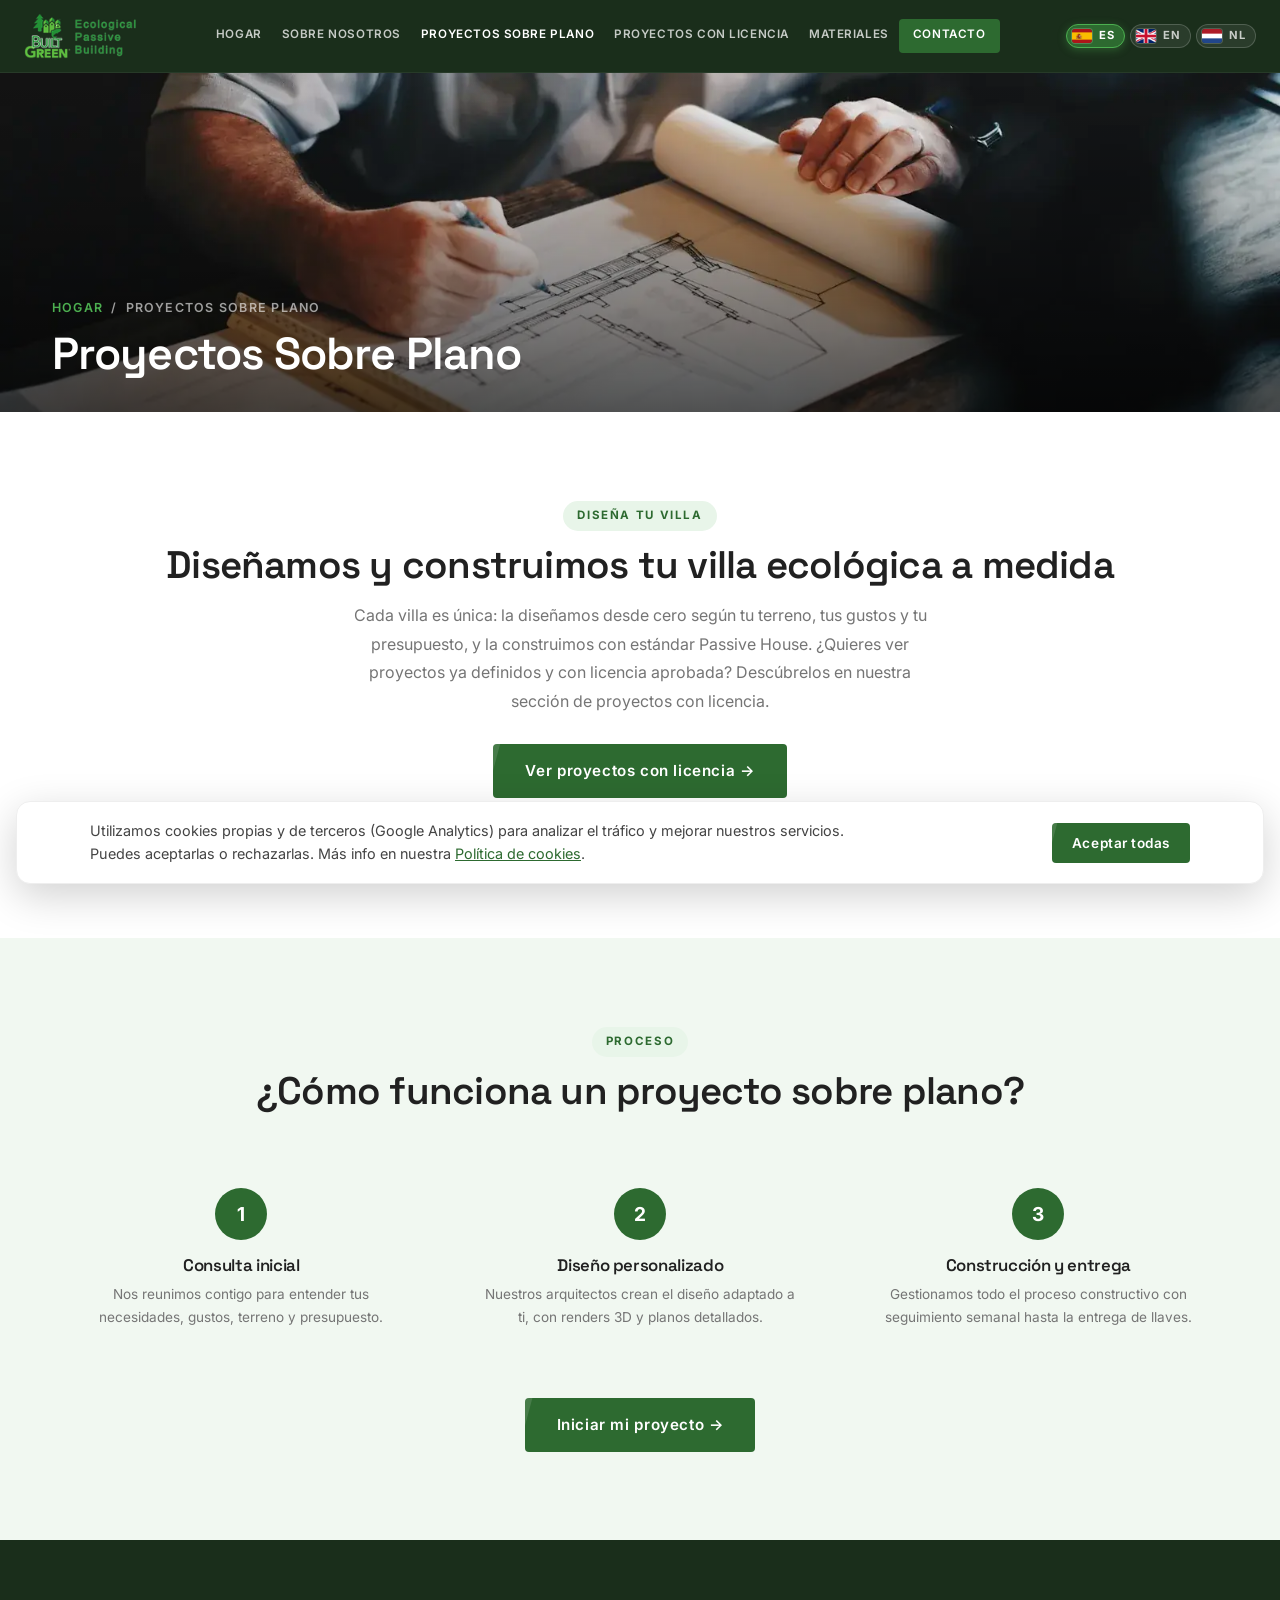
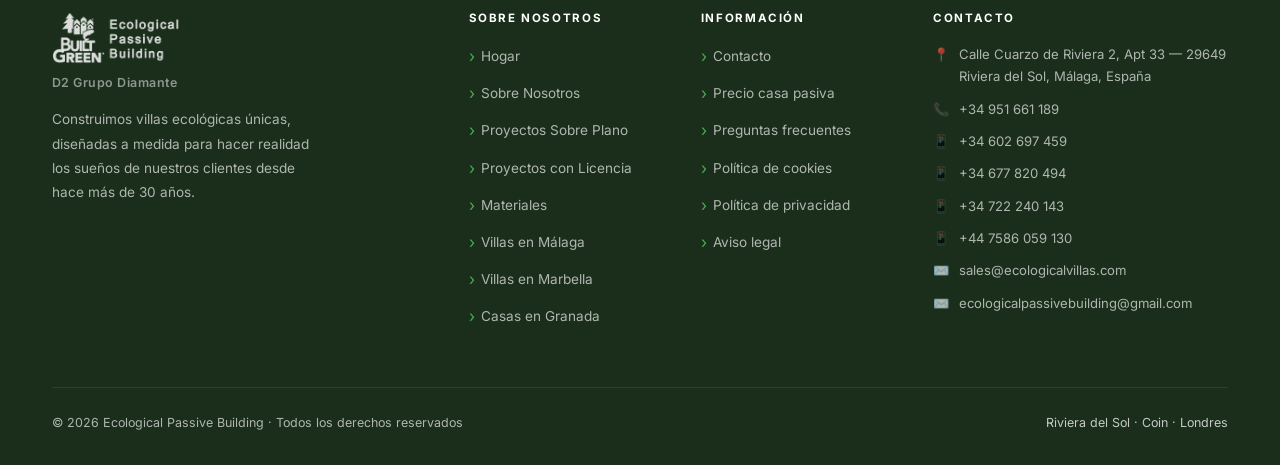
<file: proyectos-plano.html>
<!DOCTYPE html>
<html lang="es">
<head>
  <meta charset="UTF-8" />
  <meta name="viewport" content="width=device-width, initial-scale=1.0" />

  <title>Villas Pasivas a Medida sobre Plano · Costa del Sol | EPB</title>
  <meta name="description" content="Diseña tu villa pasiva desde cero: modelos base personalizables en Granada y Málaga. Casa unifamiliar, dúplex, premium o panorámica. Certificación A+ y Passive House." />
  <meta name="keywords" content="casas pasivas a medida, villas sobre plano, casas ecológicas a medida, diseño villa sostenible, proyecto casa ecológica, villas unifamiliares Granada, casas adosadas Málaga, villa premium Costa del Sol, arquitectura sostenible personalizada, llave en mano ecológico, modelo casa passive house, planos villa ecológica" />
  <meta name="author" content="Ecological Passive Building" />
  <meta name="robots" content="index, follow, max-snippet:-1, max-image-preview:large" />
  <meta name="theme-color" content="#1e3d20" />
  <meta name="geo.region" content="ES-AN" />

  <link rel="canonical" href="https://www.ecologicalpassivebuilding.es/proyectos-plano.html" />
  <link rel="alternate" hreflang="es" href="https://www.ecologicalpassivebuilding.es/proyectos-plano.html" />
  <link rel="alternate" hreflang="en" href="https://www.ecologicalpassivebuilding.es/proyectos-plano.html?lang=en" />
  <link rel="alternate" hreflang="nl" href="https://www.ecologicalpassivebuilding.es/proyectos-plano.html?lang=nl" />
  <link rel="alternate" hreflang="x-default" href="https://www.ecologicalpassivebuilding.es/proyectos-plano.html" />

  <meta property="og:title" content="Casas Pasivas a Medida y Villas Sobre Plano | EPB" />
  <meta property="og:description" content="Diseña tu villa pasiva desde cero: modelos base personalizables en Granada y Málaga. Certificación A+ y Passive House." />
  <meta property="og:type" content="website" />
  <meta property="og:url" content="https://www.ecologicalpassivebuilding.es/proyectos-plano.html" />
  <meta property="og:image" content="https://www.ecologicalpassivebuilding.es/images/og/og-cover.jpg" />
  <meta property="og:locale" content="es_ES" />
  <meta property="og:site_name" content="Ecological Passive Building" />

  <meta name="twitter:card" content="summary_large_image" />
  <meta name="twitter:title" content="Casas Pasivas a Medida | Villas Sobre Plano EPB" />
  <meta name="twitter:description" content="Diseña tu villa pasiva: modelos personalizables en Granada y Málaga. Certificación A+." />
  <meta name="twitter:image" content="https://www.ecologicalpassivebuilding.es/images/og/og-cover.jpg" />

  <link rel="icon" type="image/png" href="images/Logo.png" />
  <link rel="apple-touch-icon" href="images/Logo.png" />
  <link rel="preconnect" href="https://fonts.googleapis.com" />
  <link rel="preconnect" href="https://fonts.gstatic.com" crossorigin />
  <link rel="preload" as="style" href="https://fonts.googleapis.com/css2?family=Inter:wght@400;500;600;700&family=Space+Grotesk:wght@500;600;700&display=swap" data-fonts />
  <noscript><link href="https://fonts.googleapis.com/css2?family=Inter:wght@400;500;600;700&family=Space+Grotesk:wght@500;600;700&display=swap" rel="stylesheet" /></noscript>
  <link rel="stylesheet" href="css/styles.css" />
  <script type="application/ld+json">
  {"@context":"https://schema.org","@graph":[{"@type":"BreadcrumbList","itemListElement":[{"@type":"ListItem","position":1,"name":"Inicio","item":"https://www.ecologicalpassivebuilding.es/"},{"@type":"ListItem","position":2,"name":"Proyectos Sobre Plano","item":"https://www.ecologicalpassivebuilding.es/proyectos-plano.html"}]}]}
  </script>
</head>
<body>
<script defer src="js/nav.js"></script>

<div class="page-hero">
  <img width="1600" height="900" src="images/hero-plano.webp" srcset="images/hero-plano-800.webp 800w, images/hero-plano.webp 1600w" sizes="100vw" alt="Villa moderna sobre plano" loading="eager" fetchpriority="high" decoding="async" />
  <div class="page-hero-content container">
    <nav class="breadcrumb">
      <a href="index.html" data-i18n="nav.home">Hogar</a><span class="sep">/</span>
      <span data-i18n="nav.plan">Proyectos Sobre Plano</span>
    </nav>
    <h1 data-i18n="nav.plan">Proyectos Sobre Plano</h1>
  </div>
</div>

<section class="section">
  <div class="container">
    <div class="text-center section-header" style="margin-bottom:52px;">
      <span class="tag" data-i18n="pp.tag">Diseña tu villa</span>
      <h2 class="section-title" data-i18n="pp.h2">Diseñamos y construimos tu villa ecológica a medida</h2>
      <p class="section-lead" data-i18n="pp.lead">Cada villa es única: la diseñamos desde cero según tu terreno, tus gustos y tu presupuesto, y la construimos con estándar Passive House. ¿Quieres ver proyectos ya definidos y con licencia aprobada? Descúbrelos en nuestra sección de proyectos con licencia.</p>
      <div style="margin-top:28px;">
        <a href="proyectos-licencia.html" class="btn btn-primary" style="font-size:.95rem;padding:14px 32px;" data-i18n="pp.seeprojects">Ver proyectos con licencia →</a>
      </div>
    </div>
  </div>
</section>

<section class="section section-green">
  <div class="container">
    <div class="text-center section-header" style="margin-bottom:48px;">
      <span class="tag" data-i18n="pp.proc.tag">Proceso</span>
      <h2 class="section-title" data-i18n="pp.proc.h2">¿Cómo funciona un proyecto sobre plano?</h2>
    </div>
    <div class="grid-3" style="gap:20px;">
      <div style="text-align:center;padding:28px;">
        <div style="width:52px;height:52px;border-radius:50%;background:var(--green-mid);color:#fff;font-size:1.2rem;font-weight:700;display:flex;align-items:center;justify-content:center;margin:0 auto 16px;">1</div>
        <h3 style="font-size:1.05rem;margin-bottom:8px;" data-i18n="pp.step1.h3">Consulta inicial</h3>
        <p style="font-size:.85rem;color:var(--gray-600);" data-i18n="pp.step1.p">Nos reunimos contigo para entender tus necesidades, gustos, terreno y presupuesto.</p>
      </div>
      <div style="text-align:center;padding:28px;">
        <div style="width:52px;height:52px;border-radius:50%;background:var(--green-mid);color:#fff;font-size:1.2rem;font-weight:700;display:flex;align-items:center;justify-content:center;margin:0 auto 16px;">2</div>
        <h3 style="font-size:1.05rem;margin-bottom:8px;" data-i18n="pp.step2.h3">Diseño personalizado</h3>
        <p style="font-size:.85rem;color:var(--gray-600);" data-i18n="pp.step2.p">Nuestros arquitectos crean el diseño adaptado a ti, con renders 3D y planos detallados.</p>
      </div>
      <div style="text-align:center;padding:28px;">
        <div style="width:52px;height:52px;border-radius:50%;background:var(--green-mid);color:#fff;font-size:1.2rem;font-weight:700;display:flex;align-items:center;justify-content:center;margin:0 auto 16px;">3</div>
        <h3 style="font-size:1.05rem;margin-bottom:8px;" data-i18n="pp.step3.h3">Construcción y entrega</h3>
        <p style="font-size:.85rem;color:var(--gray-600);" data-i18n="pp.step3.p">Gestionamos todo el proceso constructivo con seguimiento semanal hasta la entrega de llaves.</p>
      </div>
    </div>
    <div style="text-align:center;margin-top:40px;">
      <a href="contacto.html" class="btn btn-primary" style="font-size:.95rem;padding:14px 32px;" data-i18n="pp.cta">Iniciar mi proyecto →</a>
    </div>
  </div>
</section>

<script defer src="js/main.js"></script>
<script defer src="js/seo-i18n.js"></script>
</body>
</html>
</file>
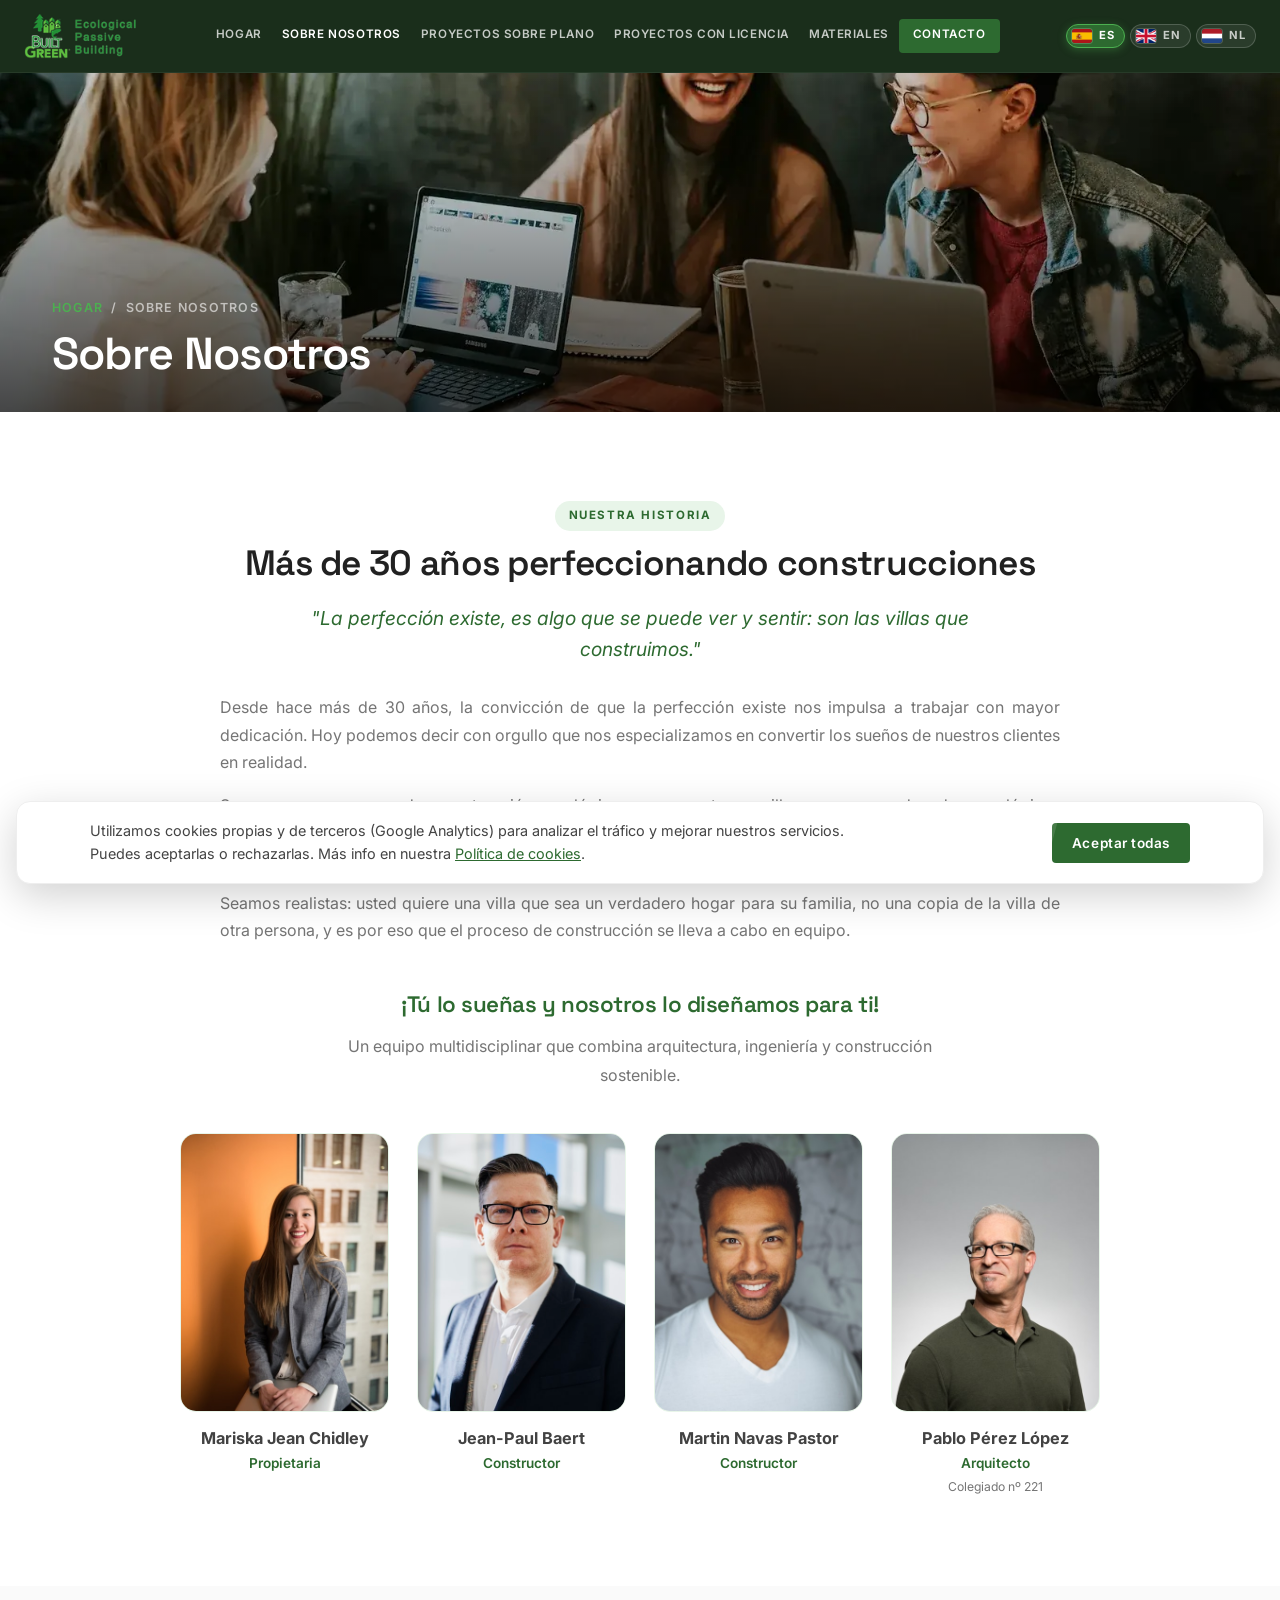
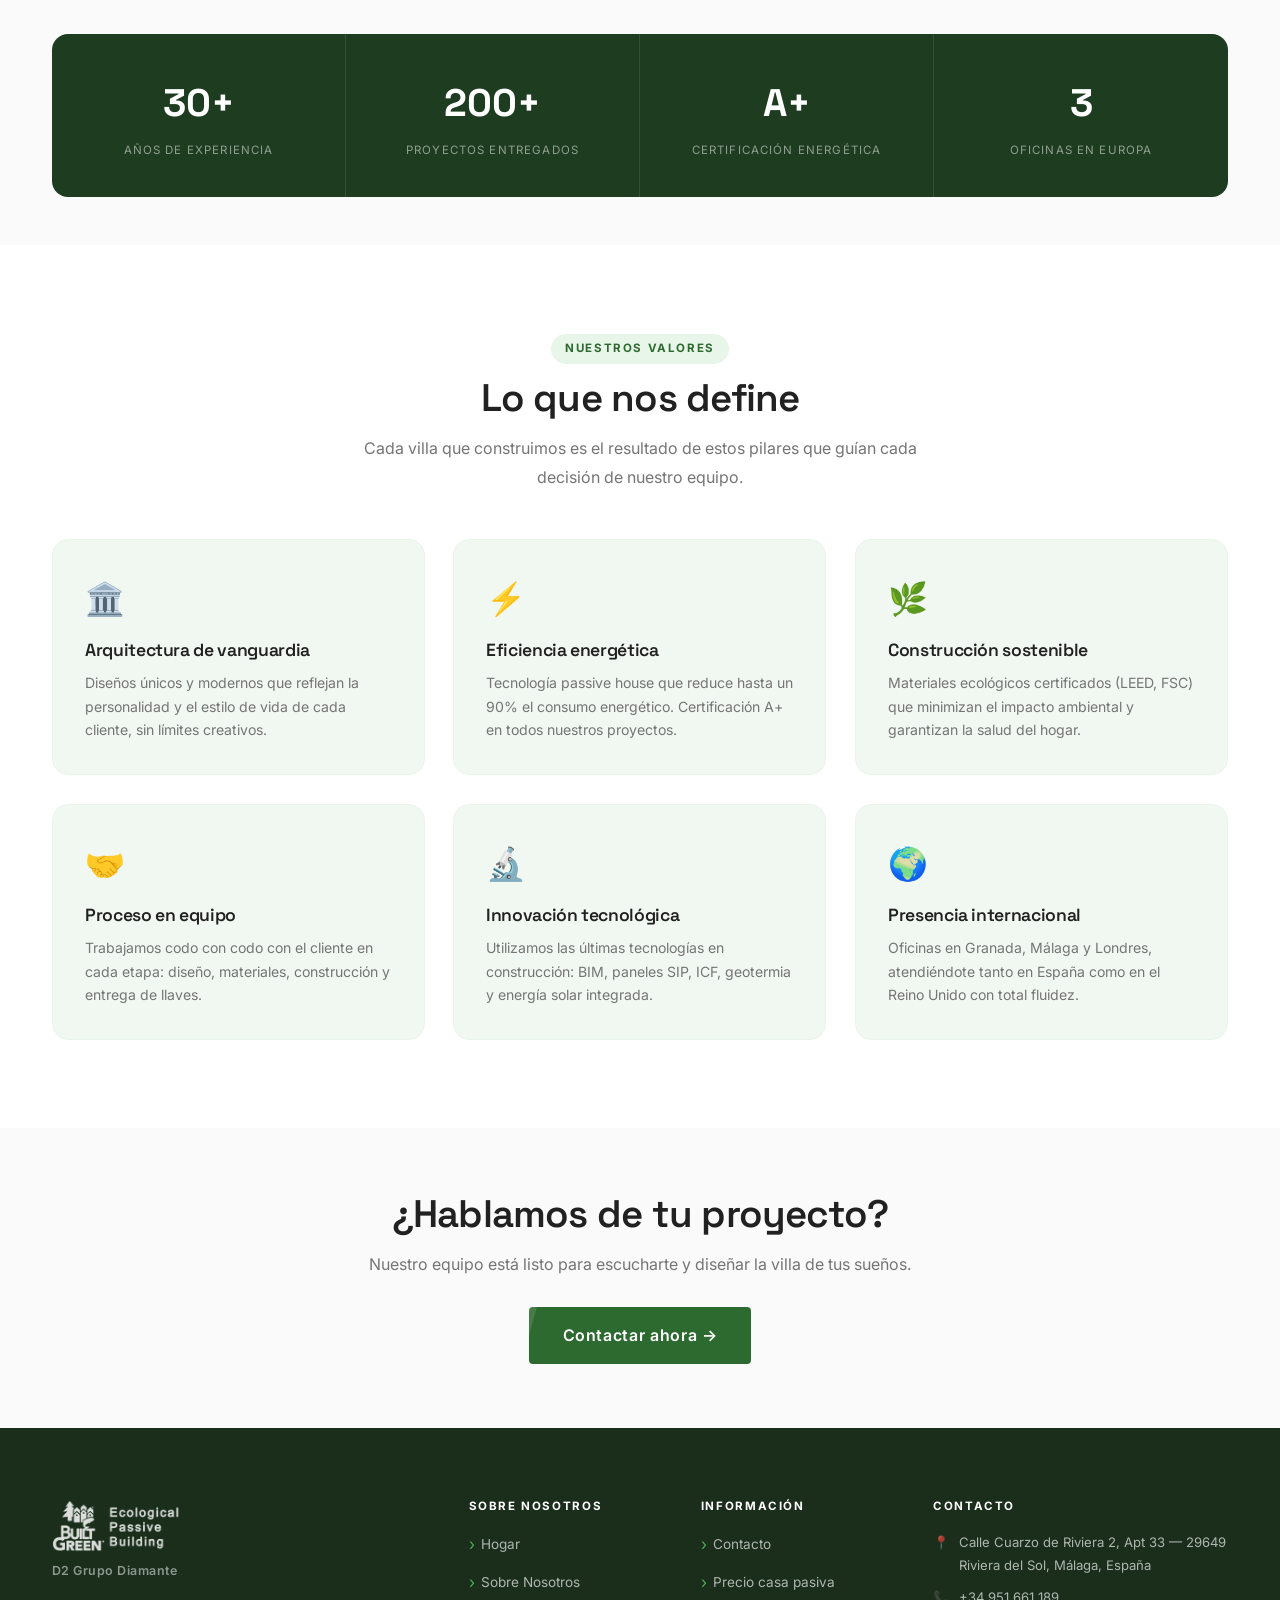
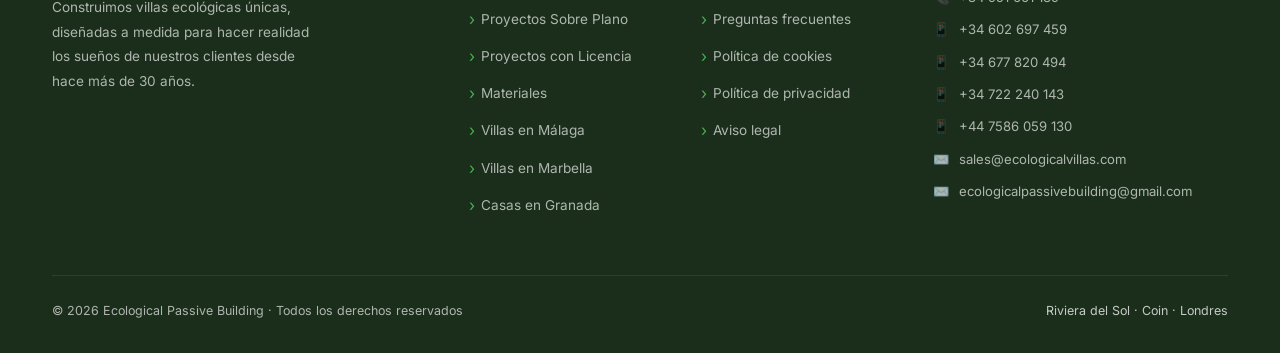
<file: sobre-nosotros.html>
<!DOCTYPE html>
<html lang="es">
<head>
  <meta charset="UTF-8" />
  <meta name="viewport" content="width=device-width, initial-scale=1.0" />

  <title>Sobre Nosotros | Constructora Passive House en España | EPB</title>
  <meta name="description" content="Equipo de arquitectos y técnicos especializados en Passive House. +30 años construyendo villas sostenibles certificadas en Granada, Málaga y Costa del Sol. Conoce nuestra historia." />
  <meta name="keywords" content="constructora ecológica Granada, empresa construcción sostenible España, arquitectos passive house, equipo bioconstrucción, promotora villas ecológicas Andalucía, historia empresa construcción sostenible, valores construcción ecológica, equipo arquitectos Granada Málaga" />
  <meta name="author" content="Ecological Passive Building" />
  <meta name="robots" content="index, follow, max-snippet:-1, max-image-preview:large" />
  <meta name="theme-color" content="#1e3d20" />
  <meta name="geo.region" content="ES-AN" />
  <meta name="geo.placename" content="Granada" />

  <link rel="canonical" href="https://www.ecologicalpassivebuilding.es/sobre-nosotros.html" />
  <link rel="alternate" hreflang="es" href="https://www.ecologicalpassivebuilding.es/sobre-nosotros.html" />
  <link rel="alternate" hreflang="en" href="https://www.ecologicalpassivebuilding.es/sobre-nosotros.html?lang=en" />
  <link rel="alternate" hreflang="nl" href="https://www.ecologicalpassivebuilding.es/sobre-nosotros.html?lang=nl" />
  <link rel="alternate" hreflang="x-default" href="https://www.ecologicalpassivebuilding.es/sobre-nosotros.html" />

  <meta property="og:title" content="Sobre Nosotros | Constructora Ecológica con +30 Años | EPB" />
  <meta property="og:description" content="Equipo de arquitectos y técnicos especializados en Passive House. +30 años construyendo villas sostenibles certificadas en Granada, Málaga y Costa del Sol." />
  <meta property="og:type" content="website" />
  <meta property="og:url" content="https://www.ecologicalpassivebuilding.es/sobre-nosotros.html" />
  <meta property="og:image" content="https://www.ecologicalpassivebuilding.es/images/og/og-cover.jpg" />
  <meta property="og:locale" content="es_ES" />
  <meta property="og:site_name" content="Ecological Passive Building" />

  <meta name="twitter:card" content="summary_large_image" />
  <meta name="twitter:title" content="Sobre Nosotros | Ecological Passive Building" />
  <meta name="twitter:description" content="Equipo de arquitectos especialistas en Passive House. +30 años construyendo villas ecológicas en España." />
  <meta name="twitter:image" content="https://www.ecologicalpassivebuilding.es/images/og/og-cover.jpg" />

  <link rel="icon" type="image/png" href="images/Logo.png" />
  <link rel="apple-touch-icon" href="images/Logo.png" />
  <link rel="preconnect" href="https://fonts.googleapis.com" />
  <link rel="preconnect" href="https://fonts.gstatic.com" crossorigin />
  <link rel="preload" as="style" href="https://fonts.googleapis.com/css2?family=Inter:wght@400;500;600;700&family=Space+Grotesk:wght@500;600;700&display=swap" data-fonts />
  <noscript><link href="https://fonts.googleapis.com/css2?family=Inter:wght@400;500;600;700&family=Space+Grotesk:wght@500;600;700&display=swap" rel="stylesheet" /></noscript>
  <link rel="stylesheet" href="css/styles.css" />

  <script type="application/ld+json">
  {
    "@context": "https://schema.org",
    "@type": "AboutPage",
    "name": "Sobre Nosotros - Ecological Passive Building",
    "url": "https://www.ecologicalpassivebuilding.es/sobre-nosotros.html",
    "mainEntity": {
      "@type": "Organization",
      "name": "Ecological Passive Building",
      "foundingDate": "1994",
      "numberOfEmployees": { "@type": "QuantitativeValue", "minValue": 20, "maxValue": 50 },
      "award": ["+200 proyectos entregados", "Certificación Passive House Institute"]
    },
    "breadcrumb": {
      "@type": "BreadcrumbList",
      "itemListElement": [
        { "@type": "ListItem", "position": 1, "name": "Hogar", "item": "https://www.ecologicalpassivebuilding.es/" },
        { "@type": "ListItem", "position": 2, "name": "Sobre Nosotros", "item": "https://www.ecologicalpassivebuilding.es/sobre-nosotros.html" }
      ]
    }
  }
  </script>
</head>
<body>
<script defer src="js/nav.js"></script>

<div class="page-hero">
  <img width="1600" height="1066" src="images/hero-nosotros.webp" srcset="images/hero-nosotros-800.webp 800w, images/hero-nosotros.webp 1600w" sizes="100vw" alt="Equipo de arquitectos" loading="eager" fetchpriority="high" decoding="async" />
  <div class="page-hero-content container">
    <nav class="breadcrumb" aria-label="breadcrumb">
      <a href="index.html" data-i18n="nav.home">Hogar</a>
      <span class="sep">/</span>
      <span data-i18n="nav.about">Sobre Nosotros</span>
    </nav>
    <h1 data-i18n="nav.about">Sobre Nosotros</h1>
  </div>
</div>

<section class="section" style="padding-bottom:24px;">
  <div class="container">
    <div style="max-width:840px;margin:0 auto;text-align:center;">
      <span class="tag" data-i18n="sn.tag1">Nuestra historia</span>
      <h2 class="section-title one-line" data-i18n="sn.h2">Más de 30 años perfeccionando construcciones</h2>
      <blockquote style="font-style:italic;font-size:1.2rem;line-height:1.6;color:var(--green-mid);max-width:680px;margin:20px auto 30px;" data-i18n="sn.quote">"La perfección existe, es algo que se puede ver y sentir: son las villas que construimos."</blockquote>
      <p style="color:var(--gray-600);margin-bottom:16px;text-align:justify;" data-i18n="sn.p1">Desde hace más de 30 años, la convicción de que la perfección existe nos impulsa a trabajar con mayor dedicación. Hoy podemos decir con orgullo que nos especializamos en convertir los sueños de nuestros clientes en realidad.</p>
      <p style="color:var(--gray-600);margin-bottom:16px;text-align:justify;" data-i18n="sn.p2">Somos una empresa de construcción ecológica que construye villas y casas adosadas ecológicas independientes a medida con un equipo de arquitectos, diseñadores y técnicos que combinan sus talentos para ofrecer una construcción de la más alta calidad, creando el paraíso perfecto para una vida plena.</p>
      <p style="color:var(--gray-600);text-align:justify;" data-i18n="sn.p3">Seamos realistas: usted quiere una villa que sea un verdadero hogar para su familia, no una copia de la villa de otra persona, y es por eso que el proceso de construcción se lleva a cabo en equipo.</p>
    </div>
  </div>
</section>

<!-- ══ EQUIPO (movido: justo debajo de "¡Tú lo sueñas...!") ══ -->
<section class="section" id="equipo" style="padding-top:24px;">
  <div class="container">
    <div class="text-center section-header" style="margin-bottom:44px;">
      <h2 class="section-title" style="color:var(--green-mid);font-size:1.4rem;" data-i18n="sn.dream">¡Tú lo sueñas y nosotros lo diseñamos para ti!</h2>
      <p class="section-lead" style="margin:0 auto;" data-i18n="team.lead">Un equipo multidisciplinar que combina arquitectura, ingeniería y construcción sostenible.</p>
    </div>
    <div class="team4-grid">
      <div class="team4-card">
        <div class="team4-photo"><img src="images/team-1.jpg" alt="Mariska Jean Chidley, Propietaria" width="440" height="586" loading="lazy" decoding="async" /></div>
        <div class="team4-name">Mariska Jean Chidley</div>
        <div class="team4-role" data-i18n="team.r.owner">Propietaria</div>
      </div>
      <div class="team4-card">
        <div class="team4-photo"><img src="images/team-2.jpg" alt="Jean-Paul Baert, Constructor" width="440" height="586" loading="lazy" decoding="async" /></div>
        <div class="team4-name">Jean-Paul Baert</div>
        <div class="team4-role" data-i18n="team.r.builder">Constructor</div>
      </div>
      <div class="team4-card">
        <div class="team4-photo"><img src="images/team-3.jpg" alt="Martin Navas Pastor, Constructor" width="440" height="586" loading="lazy" decoding="async" /></div>
        <div class="team4-name">Martin Navas Pastor</div>
        <div class="team4-role" data-i18n="team.r.builder">Constructor</div>
      </div>
      <div class="team4-card">
        <div class="team4-photo"><img src="images/team-4.jpg" alt="Pablo Pérez López, Arquitecto" width="440" height="586" loading="lazy" decoding="async" /></div>
        <div class="team4-name">Pablo Pérez López</div>
        <div class="team4-role" data-i18n="team.r.architect">Arquitecto</div>
        <div class="team4-note" data-i18n="team.r.colegiado">Colegiado nº 221</div>
      </div>
    </div>
  </div>
</section>

<section class="section section-alt" style="padding:48px 0;">
  <div class="container">
    <div class="numbers-bar">
      <div class="number-item"><div class="number-val">30+</div><div class="number-label" data-i18n="sn.stat1">Años de experiencia</div></div>
      <div class="number-item"><div class="number-val">200+</div><div class="number-label" data-i18n="sn.stat2">Proyectos entregados</div></div>
      <div class="number-item"><div class="number-val">A+</div><div class="number-label" data-i18n="sn.stat3">Certificación energética</div></div>
      <div class="number-item"><div class="number-val">3</div><div class="number-label" data-i18n="sn.stat4">Oficinas en Europa</div></div>
    </div>
  </div>
</section>

<section class="section">
  <div class="container">
    <div class="text-center section-header" style="margin-bottom:48px;">
      <span class="tag" data-i18n="sn.tag2">Nuestros valores</span>
      <h2 class="section-title" data-i18n="sn.h2_2">Lo que nos define</h2>
      <p class="section-lead" data-i18n="sn.lead2">Cada villa que construimos es el resultado de estos pilares que guían cada decisión de nuestro equipo.</p>
    </div>
    <div class="grid-3">
      <div style="background:var(--green-ultra);border-radius:var(--radius-lg);padding:32px;border:1px solid var(--green-pale);">
        <div style="font-size:2rem;margin-bottom:14px;">🏛️</div>
        <h3 style="font-size:1.1rem;margin-bottom:10px;" data-i18n="sn.v1.h3">Arquitectura de vanguardia</h3>
        <p style="font-size:.88rem;color:var(--gray-600);" data-i18n="sn.v1.p">Diseños únicos y modernos que reflejan la personalidad y el estilo de vida de cada cliente, sin límites creativos.</p>
      </div>
      <div style="background:var(--green-ultra);border-radius:var(--radius-lg);padding:32px;border:1px solid var(--green-pale);">
        <div style="font-size:2rem;margin-bottom:14px;">⚡</div>
        <h3 style="font-size:1.1rem;margin-bottom:10px;" data-i18n="sn.v2.h3">Eficiencia energética</h3>
        <p style="font-size:.88rem;color:var(--gray-600);" data-i18n="sn.v2.p">Tecnología passive house que reduce hasta un 90% el consumo energético. Certificación A+ en todos nuestros proyectos.</p>
      </div>
      <div style="background:var(--green-ultra);border-radius:var(--radius-lg);padding:32px;border:1px solid var(--green-pale);">
        <div style="font-size:2rem;margin-bottom:14px;">🌿</div>
        <h3 style="font-size:1.1rem;margin-bottom:10px;" data-i18n="sn.v3.h3">Construcción sostenible</h3>
        <p style="font-size:.88rem;color:var(--gray-600);" data-i18n="sn.v3.p">Materiales ecológicos certificados (LEED, FSC) que minimizan el impacto ambiental y garantizan la salud del hogar.</p>
      </div>
      <div style="background:var(--green-ultra);border-radius:var(--radius-lg);padding:32px;border:1px solid var(--green-pale);">
        <div style="font-size:2rem;margin-bottom:14px;">🤝</div>
        <h3 style="font-size:1.1rem;margin-bottom:10px;" data-i18n="sn.v4.h3">Proceso en equipo</h3>
        <p style="font-size:.88rem;color:var(--gray-600);" data-i18n="sn.v4.p">Trabajamos codo con codo con el cliente en cada etapa: diseño, materiales, construcción y entrega de llaves.</p>
      </div>
      <div style="background:var(--green-ultra);border-radius:var(--radius-lg);padding:32px;border:1px solid var(--green-pale);">
        <div style="font-size:2rem;margin-bottom:14px;">🔬</div>
        <h3 style="font-size:1.1rem;margin-bottom:10px;" data-i18n="sn.v5.h3">Innovación tecnológica</h3>
        <p style="font-size:.88rem;color:var(--gray-600);" data-i18n="sn.v5.p">Utilizamos las últimas tecnologías en construcción: BIM, paneles SIP, ICF, geotermia y energía solar integrada.</p>
      </div>
      <div style="background:var(--green-ultra);border-radius:var(--radius-lg);padding:32px;border:1px solid var(--green-pale);">
        <div style="font-size:2rem;margin-bottom:14px;">🌍</div>
        <h3 style="font-size:1.1rem;margin-bottom:10px;" data-i18n="sn.v6.h3">Presencia internacional</h3>
        <p style="font-size:.88rem;color:var(--gray-600);" data-i18n="sn.v6.p">Oficinas en Granada, Málaga y Londres, atendiéndote tanto en España como en el Reino Unido con total fluidez.</p>
      </div>
    </div>
  </div>
</section>

<section class="section section-alt" style="padding:64px 0;text-align:center;">
  <div class="container">
    <h2 class="section-title" data-i18n="sn.cta.h2">¿Hablamos de tu proyecto?</h2>
    <p class="section-lead" style="margin:0 auto 28px;" data-i18n="sn.cta.p">Nuestro equipo está listo para escucharte y diseñar la villa de tus sueños.</p>
    <a href="contacto.html" class="btn btn-primary" style="font-size:1rem;padding:15px 34px;" data-i18n="sn.cta.btn">Contactar ahora →</a>
  </div>
</section>

<script defer src="js/main.js"></script>
<script defer src="js/seo-i18n.js"></script>
</body>
</html>
</file>
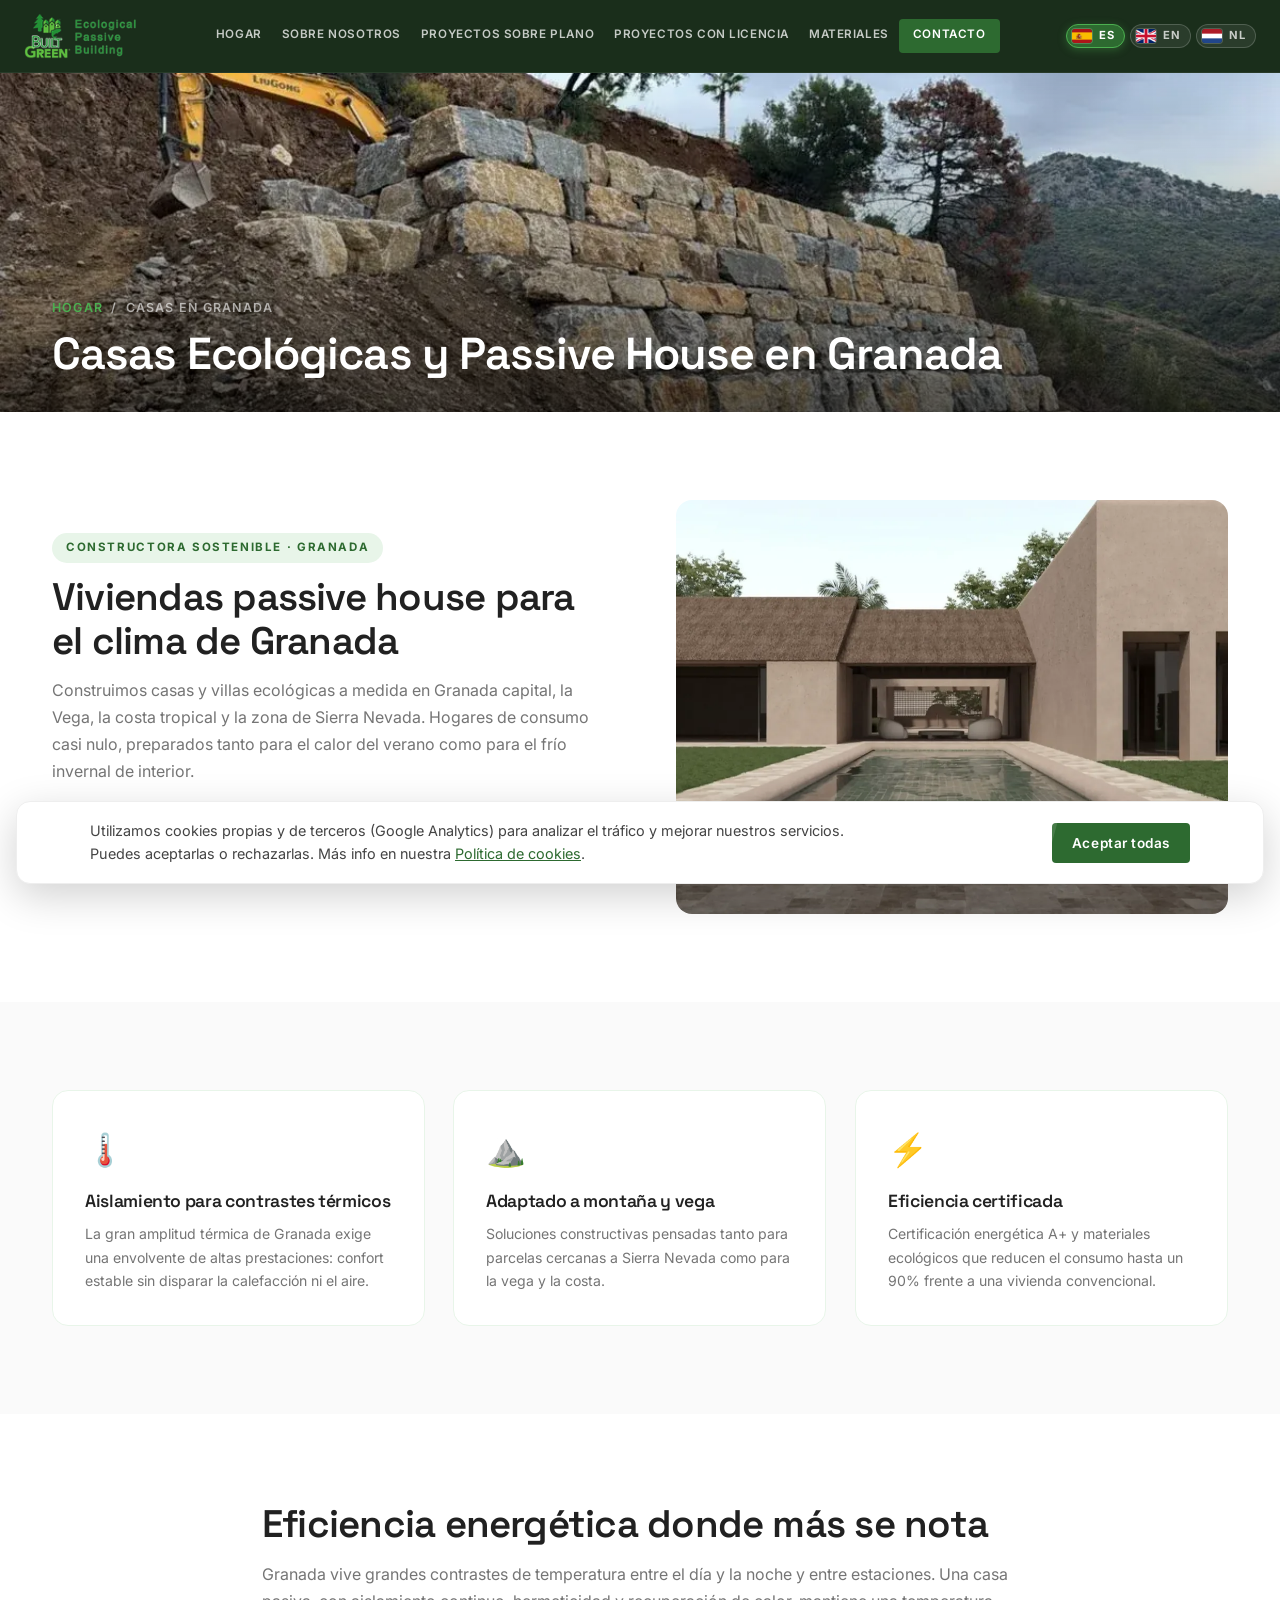
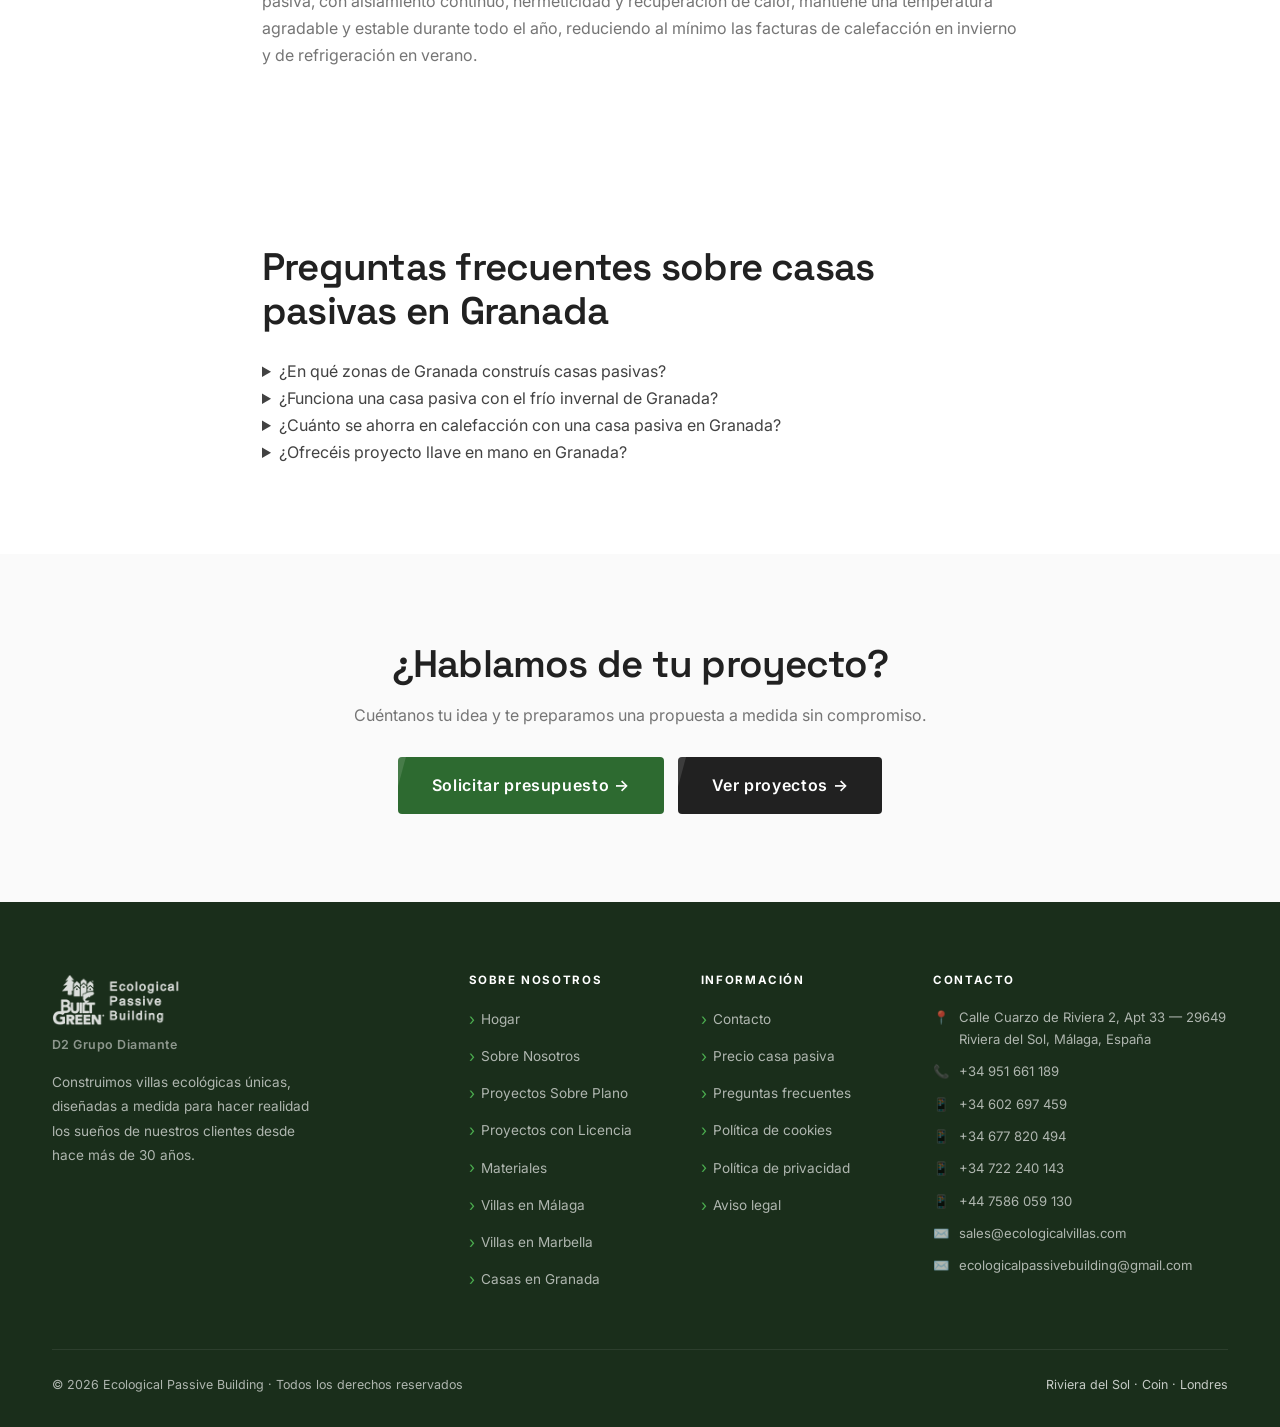
<file: villas-granada.html>
<!DOCTYPE html>
<html lang="es">
<head>
  <meta charset="UTF-8" />
  <meta name="viewport" content="width=device-width, initial-scale=1.0" />

  <title>Casas Ecológicas y Passive House en Granada | EPB</title>
  <meta name="description" content="Constructora de casas ecológicas y passive house a medida en Granada: capital, Vega, costa tropical y Sierra Nevada. Certificación A+, ahorro hasta 90%. Pide presupuesto." />
  <meta name="keywords" content="casas ecológicas Granada, passive house Granada, constructora sostenible Granada, casa pasiva Sierra Nevada, vivienda eficiente Granada, villa a medida Granada" />
  <meta name="author" content="Ecological Passive Building" />
  <meta name="robots" content="index, follow, max-snippet:-1, max-image-preview:large" />
  <meta name="theme-color" content="#1e3d20" />
  <meta name="geo.region" content="ES-AN" />
  <meta name="geo.placename" content="Granada" />
  <meta name="geo.position" content="37.1773;-3.5986" />

  <link rel="canonical" href="https://www.ecologicalpassivebuilding.es/villas-granada.html" />
  <link rel="alternate" hreflang="es" href="https://www.ecologicalpassivebuilding.es/villas-granada.html" />
  <link rel="alternate" hreflang="en" href="https://www.ecologicalpassivebuilding.es/villas-granada.html?lang=en" />
  <link rel="alternate" hreflang="nl" href="https://www.ecologicalpassivebuilding.es/villas-granada.html?lang=nl" />
  <link rel="alternate" hreflang="x-default" href="https://www.ecologicalpassivebuilding.es/villas-granada.html" />

  <meta property="og:title" content="Casas Ecológicas y Passive House en Granada | EPB" />
  <meta property="og:description" content="Casas ecológicas y passive house a medida en Granada y provincia. Certificación A+, ahorro energético hasta 90%." />
  <meta property="og:type" content="website" />
  <meta property="og:url" content="https://www.ecologicalpassivebuilding.es/villas-granada.html" />
  <meta property="og:image" content="https://www.ecologicalpassivebuilding.es/images/og/og-villa-043.jpg" />
  <meta property="og:locale" content="es_ES" />
  <meta property="og:site_name" content="Ecological Passive Building" />

  <meta name="twitter:card" content="summary_large_image" />
  <meta name="twitter:title" content="Casas Ecológicas y Passive House en Granada" />
  <meta name="twitter:description" content="Constructora de casas passive house a medida en Granada y provincia." />
  <meta name="twitter:image" content="https://www.ecologicalpassivebuilding.es/images/og/og-villa-043.jpg" />

  <link rel="icon" type="image/png" href="images/Logo.png" />
  <link rel="apple-touch-icon" href="images/Logo.png" />
  <link rel="preconnect" href="https://fonts.googleapis.com" />
  <link rel="preconnect" href="https://fonts.gstatic.com" crossorigin />
  <link rel="preload" as="style" href="https://fonts.googleapis.com/css2?family=Inter:wght@400;500;600;700&family=Space+Grotesk:wght@500;600;700&display=swap" data-fonts />
  <noscript><link href="https://fonts.googleapis.com/css2?family=Inter:wght@400;500;600;700&family=Space+Grotesk:wght@500;600;700&display=swap" rel="stylesheet" /></noscript>
  <link rel="stylesheet" href="css/styles.css" />

  <script type="application/ld+json">
  {
    "@context": "https://schema.org",
    "@graph": [
      {
        "@type": "WebPage",
        "name": "Casas Ecológicas y Passive House en Granada",
        "url": "https://www.ecologicalpassivebuilding.es/villas-granada.html",
        "description": "Constructora de casas ecológicas y passive house a medida en Granada y provincia."
      },
      {
        "@type": "Service",
        "serviceType": "Construcción de casas ecológicas passive house",
        "provider": { "@type": "GeneralContractor", "name": "Ecological Passive Building", "url": "https://www.ecologicalpassivebuilding.es/" },
        "areaServed": { "@type": "City", "name": "Granada" },
        "description": "Diseño y construcción de casas y villas passive house a medida en Granada capital, la Vega, la costa tropical y Sierra Nevada."
      },
      {
        "@type": "BreadcrumbList",
        "itemListElement": [
          { "@type": "ListItem", "position": 1, "name": "Hogar", "item": "https://www.ecologicalpassivebuilding.es/" },
          { "@type": "ListItem", "position": 2, "name": "Casas en Granada", "item": "https://www.ecologicalpassivebuilding.es/villas-granada.html" }
        ]
      },
      {
        "@type": "FAQPage",
        "mainEntity": [
          {
            "@type": "Question",
            "name": "¿En qué zonas de Granada construís casas pasivas?",
            "acceptedAnswer": { "@type": "Answer", "text": "Construimos casas y villas ecológicas a medida en Granada capital, la Vega, la costa tropical y la zona de Sierra Nevada, adaptando cada proyecto a la parcela y al clima de cada zona." }
          },
          {
            "@type": "Question",
            "name": "¿Funciona una casa pasiva con el frío invernal de Granada?",
            "acceptedAnswer": { "@type": "Answer", "text": "Sí, especialmente bien. La gran amplitud térmica de Granada hace que el aislamiento continuo, la hermeticidad y la recuperación de calor mantengan una temperatura estable todo el año, minimizando la calefacción en invierno y la refrigeración en verano." }
          },
          {
            "@type": "Question",
            "name": "¿Cuánto se ahorra en calefacción con una casa pasiva en Granada?",
            "acceptedAnswer": { "@type": "Answer", "text": "El ahorro en climatización puede alcanzar el 90% frente a una vivienda convencional. Combinada con placas solares, una casa pasiva en Granada se acerca al consumo casi nulo durante todo el año." }
          },
          {
            "@type": "Question",
            "name": "¿Ofrecéis proyecto llave en mano en Granada?",
            "acceptedAnswer": { "@type": "Answer", "text": "Sí. Te acompañamos de principio a fin —asesoramiento sobre el terreno, diseño, licencias, construcción y entrega de llaves— con certificación energética A+ y más de 30 años de experiencia en bioconstrucción." }
          }
        ]
      }
    ]
  }
  </script>
</head>
<body>
<script defer src="js/nav.js"></script>

<div class="page-hero">
  <img width="1200" height="465" src="images/imagen-2.webp" alt="Casa ecológica en Granada" loading="eager" fetchpriority="high" decoding="async" />
  <div class="page-hero-content container">
    <nav class="breadcrumb" aria-label="breadcrumb">
      <a href="index.html" data-i18n="nav.home">Hogar</a><span class="sep">/</span>
      <span data-i18n="grn.bc">Casas en Granada</span>
    </nav>
    <h1 data-i18n="grn.h1">Casas Ecológicas y Passive House en Granada</h1>
  </div>
</div>

<section class="section">
  <div class="container">
    <div class="split">
      <div class="split-text">
        <span class="tag" data-i18n="grn.tag">Constructora sostenible · Granada</span>
        <h2 class="section-title" data-i18n="grn.h2">Viviendas passive house para el clima de Granada</h2>
        <p style="color:var(--gray-600);margin-bottom:14px;" data-i18n="grn.p1">Construimos casas y villas ecológicas a medida en Granada capital, la Vega, la costa tropical y la zona de Sierra Nevada. Hogares de consumo casi nulo, preparados tanto para el calor del verano como para el frío invernal de interior.</p>
        <p style="color:var(--gray-600);" data-i18n="grn.p2">Más de tres décadas de experiencia en bioconstrucción nos permiten ofrecerte un proyecto llave en mano, eficiente y con certificación energética A+.</p>
      </div>
      <div class="split-img">
        <img width="1200" height="674" src="images/villa-043.webp" alt="Casa ecológica construida en Granada" loading="lazy" />
      </div>
    </div>
  </div>
</section>

<section class="section section-alt">
  <div class="container">
    <div class="grid-3">
      <div style="background:var(--white);border-radius:var(--radius-lg);padding:32px;border:1px solid var(--green-pale);">
        <div style="font-size:2rem;margin-bottom:14px;">🌡️</div>
        <h3 style="font-size:1.1rem;margin-bottom:10px;" data-i18n="grn.f1h">Aislamiento para contrastes térmicos</h3>
        <p style="font-size:.88rem;color:var(--gray-600);" data-i18n="grn.f1p">La gran amplitud térmica de Granada exige una envolvente de altas prestaciones: confort estable sin disparar la calefacción ni el aire.</p>
      </div>
      <div style="background:var(--white);border-radius:var(--radius-lg);padding:32px;border:1px solid var(--green-pale);">
        <div style="font-size:2rem;margin-bottom:14px;">⛰️</div>
        <h3 style="font-size:1.1rem;margin-bottom:10px;" data-i18n="grn.f2h">Adaptado a montaña y vega</h3>
        <p style="font-size:.88rem;color:var(--gray-600);" data-i18n="grn.f2p">Soluciones constructivas pensadas tanto para parcelas cercanas a Sierra Nevada como para la vega y la costa.</p>
      </div>
      <div style="background:var(--white);border-radius:var(--radius-lg);padding:32px;border:1px solid var(--green-pale);">
        <div style="font-size:2rem;margin-bottom:14px;">⚡</div>
        <h3 style="font-size:1.1rem;margin-bottom:10px;" data-i18n="grn.f3h">Eficiencia certificada</h3>
        <p style="font-size:.88rem;color:var(--gray-600);" data-i18n="grn.f3p">Certificación energética A+ y materiales ecológicos que reducen el consumo hasta un 90% frente a una vivienda convencional.</p>
      </div>
    </div>
  </div>
</section>

<section class="section">
  <div class="container" style="max-width:820px;">
    <h2 class="section-title" data-i18n="grn.h3">Eficiencia energética donde más se nota</h2>
    <p style="color:var(--gray-600);" data-i18n="grn.p3">Granada vive grandes contrastes de temperatura entre el día y la noche y entre estaciones. Una casa pasiva, con aislamiento continuo, hermeticidad y recuperación de calor, mantiene una temperatura agradable y estable durante todo el año, reduciendo al mínimo las facturas de calefacción en invierno y de refrigeración en verano.</p>
  </div>
</section>

<section class="section">
  <div class="container" style="max-width:820px;">
    <h2 class="section-title" data-i18n="grn.faqh2">Preguntas frecuentes sobre casas pasivas en Granada</h2>
    <div style="margin-top:24px;">
      <details class="faq-item">
        <summary data-i18n="grn.fq1">¿En qué zonas de Granada construís casas pasivas?</summary>
        <div class="faq-answer" data-i18n="grn.fa1">Construimos casas y villas ecológicas a medida en Granada capital, la Vega, la costa tropical y la zona de Sierra Nevada, adaptando cada proyecto a la parcela y al clima de cada zona.</div>
      </details>
      <details class="faq-item">
        <summary data-i18n="grn.fq2">¿Funciona una casa pasiva con el frío invernal de Granada?</summary>
        <div class="faq-answer" data-i18n="grn.fa2">Sí, especialmente bien. La gran amplitud térmica de Granada hace que el aislamiento continuo, la hermeticidad y la recuperación de calor mantengan una temperatura estable todo el año, minimizando la calefacción en invierno y la refrigeración en verano.</div>
      </details>
      <details class="faq-item">
        <summary data-i18n="grn.fq3">¿Cuánto se ahorra en calefacción con una casa pasiva en Granada?</summary>
        <div class="faq-answer" data-i18n="grn.fa3">El ahorro en climatización puede alcanzar el 90% frente a una vivienda convencional. Combinada con placas solares, una casa pasiva en Granada se acerca al consumo casi nulo durante todo el año.</div>
      </details>
      <details class="faq-item">
        <summary data-i18n="grn.fq4">¿Ofrecéis proyecto llave en mano en Granada?</summary>
        <div class="faq-answer" data-i18n="grn.fa4">Sí. Te acompañamos de principio a fin —asesoramiento sobre el terreno, diseño, licencias, construcción y entrega de llaves— con certificación energética A+ y más de 30 años de experiencia en bioconstrucción.</div>
      </details>
    </div>
  </div>
</section>

<section class="section section-alt" style="text-align:center;">
  <div class="container">
    <h2 class="section-title" data-i18n="seo.cta.h2">¿Hablamos de tu proyecto?</h2>
    <p class="section-lead" style="margin:0 auto 28px;" data-i18n="seo.cta.p">Cuéntanos tu idea y te preparamos una propuesta a medida sin compromiso.</p>
    <div style="display:flex;gap:14px;justify-content:center;flex-wrap:wrap;">
      <a href="contacto.html" class="btn btn-primary" style="font-size:1rem;padding:15px 34px;" data-i18n="seo.cta.btn">Solicitar presupuesto →</a>
      <a href="proyectos-plano.html" class="btn btn-dark" style="font-size:1rem;padding:15px 34px;" data-i18n="seo.cta.btn2">Ver proyectos →</a>
    </div>
  </div>
</section>

<script defer src="js/main.js"></script>
<script defer src="js/seo-i18n.js"></script>
</body>
</html>
</file>
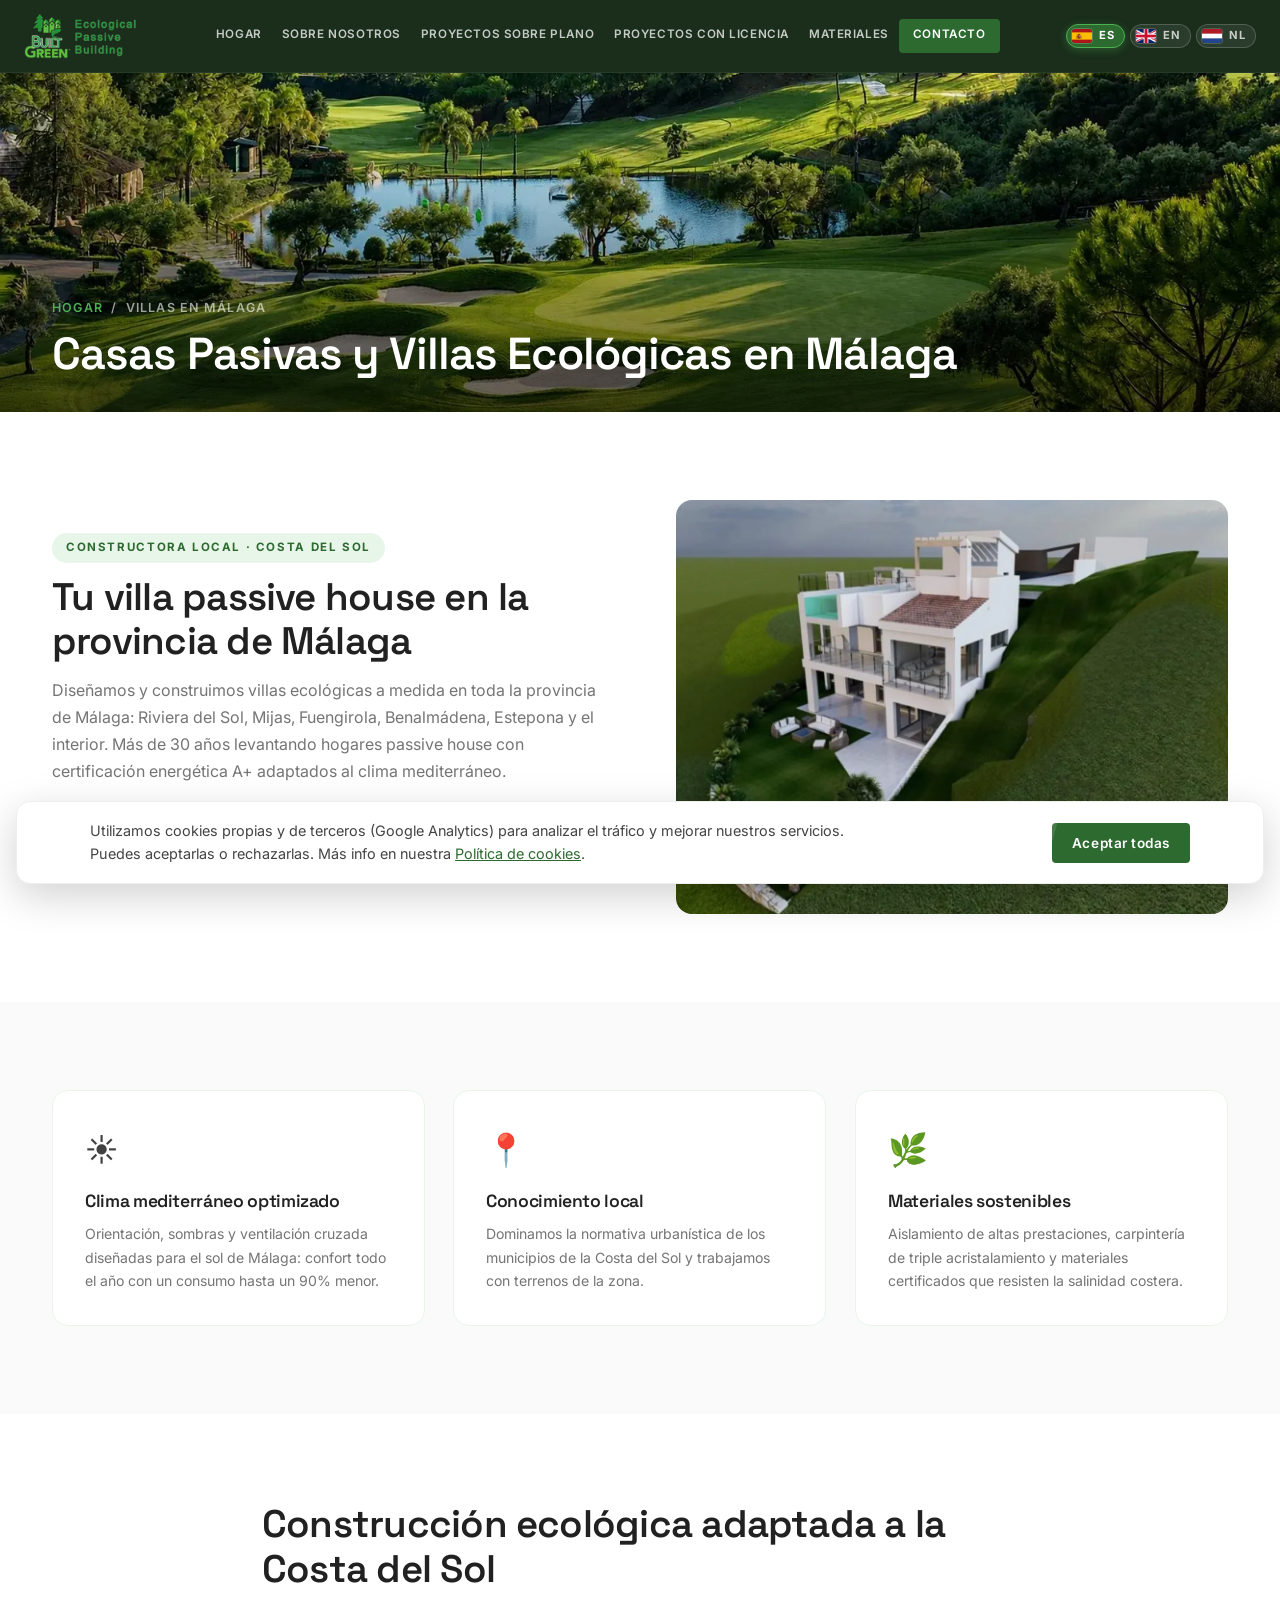
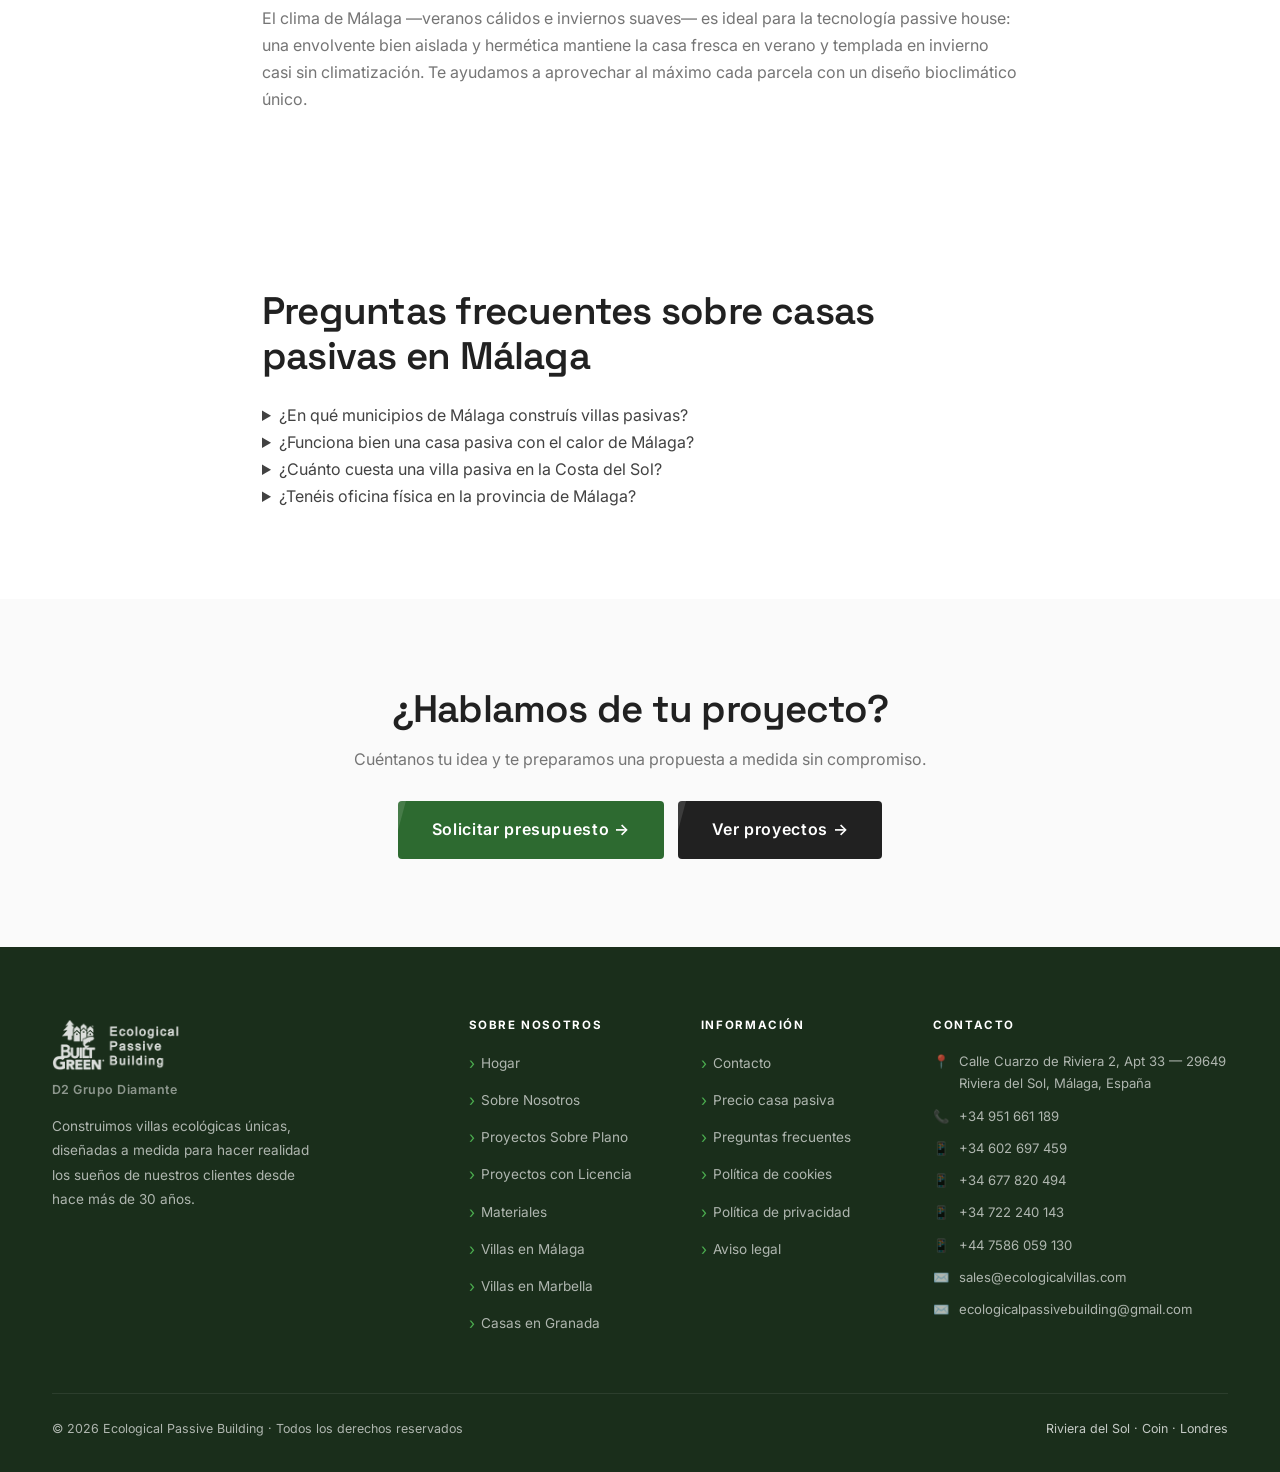
<file: villas-malaga.html>
<!DOCTYPE html>
<html lang="es">
<head>
  <meta charset="UTF-8" />
  <meta name="viewport" content="width=device-width, initial-scale=1.0" />

  <title>Casas Pasivas y Villas Ecológicas en Málaga | EPB</title>
  <meta name="description" content="Constructora de casas pasivas y villas ecológicas a medida en Málaga y Costa del Sol. Certificación A+, ahorro hasta 90%. +30 años de experiencia. Pide presupuesto." />
  <meta name="keywords" content="casas pasivas Málaga, villas ecológicas Málaga, constructora ecológica Costa del Sol, passive house Málaga, construcción sostenible Mijas Estepona, villa a medida Málaga" />
  <meta name="author" content="Ecological Passive Building" />
  <meta name="robots" content="index, follow, max-snippet:-1, max-image-preview:large" />
  <meta name="theme-color" content="#1e3d20" />
  <meta name="geo.region" content="ES-AN" />
  <meta name="geo.placename" content="Málaga" />
  <meta name="geo.position" content="36.7213;-4.4214" />

  <link rel="canonical" href="https://www.ecologicalpassivebuilding.es/villas-malaga.html" />
  <link rel="alternate" hreflang="es" href="https://www.ecologicalpassivebuilding.es/villas-malaga.html" />
  <link rel="alternate" hreflang="en" href="https://www.ecologicalpassivebuilding.es/villas-malaga.html?lang=en" />
  <link rel="alternate" hreflang="nl" href="https://www.ecologicalpassivebuilding.es/villas-malaga.html?lang=nl" />
  <link rel="alternate" hreflang="x-default" href="https://www.ecologicalpassivebuilding.es/villas-malaga.html" />

  <meta property="og:title" content="Casas Pasivas y Villas Ecológicas en Málaga | EPB" />
  <meta property="og:description" content="Villas ecológicas a medida en Málaga y Costa del Sol. Certificación A+, ahorro energético hasta 90%." />
  <meta property="og:type" content="website" />
  <meta property="og:url" content="https://www.ecologicalpassivebuilding.es/villas-malaga.html" />
  <meta property="og:image" content="https://www.ecologicalpassivebuilding.es/images/og/og-villa-005.jpg" />
  <meta property="og:locale" content="es_ES" />
  <meta property="og:site_name" content="Ecological Passive Building" />

  <meta name="twitter:card" content="summary_large_image" />
  <meta name="twitter:title" content="Casas Pasivas y Villas Ecológicas en Málaga" />
  <meta name="twitter:description" content="Constructora de villas passive house a medida en Málaga y Costa del Sol." />
  <meta name="twitter:image" content="https://www.ecologicalpassivebuilding.es/images/og/og-villa-005.jpg" />

  <link rel="icon" type="image/png" href="images/Logo.png" />
  <link rel="apple-touch-icon" href="images/Logo.png" />
  <link rel="preconnect" href="https://fonts.googleapis.com" />
  <link rel="preconnect" href="https://fonts.gstatic.com" crossorigin />
  <link rel="preload" as="style" href="https://fonts.googleapis.com/css2?family=Inter:wght@400;500;600;700&family=Space+Grotesk:wght@500;600;700&display=swap" data-fonts />
  <noscript><link href="https://fonts.googleapis.com/css2?family=Inter:wght@400;500;600;700&family=Space+Grotesk:wght@500;600;700&display=swap" rel="stylesheet" /></noscript>
  <link rel="stylesheet" href="css/styles.css" />

  <script type="application/ld+json">
  {
    "@context": "https://schema.org",
    "@graph": [
      {
        "@type": "WebPage",
        "name": "Casas Pasivas y Villas Ecológicas en Málaga",
        "url": "https://www.ecologicalpassivebuilding.es/villas-malaga.html",
        "description": "Constructora de casas pasivas y villas ecológicas a medida en Málaga y Costa del Sol."
      },
      {
        "@type": "Service",
        "serviceType": "Construcción de villas ecológicas passive house",
        "provider": { "@type": "GeneralContractor", "name": "Ecological Passive Building", "url": "https://www.ecologicalpassivebuilding.es/" },
        "areaServed": { "@type": "City", "name": "Málaga" },
        "description": "Diseño y construcción de villas passive house a medida en la provincia de Málaga y la Costa del Sol."
      },
      {
        "@type": "BreadcrumbList",
        "itemListElement": [
          { "@type": "ListItem", "position": 1, "name": "Hogar", "item": "https://www.ecologicalpassivebuilding.es/" },
          { "@type": "ListItem", "position": 2, "name": "Villas en Málaga", "item": "https://www.ecologicalpassivebuilding.es/villas-malaga.html" }
        ]
      },
      {
        "@type": "FAQPage",
        "mainEntity": [
          {
            "@type": "Question",
            "name": "¿En qué municipios de Málaga construís villas pasivas?",
            "acceptedAnswer": { "@type": "Answer", "text": "Construimos en toda la provincia de Málaga: Riviera del Sol, Mijas, Fuengirola, Benalmádena, Estepona, Marbella, Coín y municipios del interior. Cada villa se adapta a la parcela y a la normativa urbanística local." }
          },
          {
            "@type": "Question",
            "name": "¿Funciona bien una casa pasiva con el calor de Málaga?",
            "acceptedAnswer": { "@type": "Answer", "text": "Sí. La envolvente aislada y hermética, junto con las sombras y la ventilación cruzada, mantiene la villa fresca en verano y templada en invierno con un consumo hasta un 90% menor, casi sin aire acondicionado." }
          },
          {
            "@type": "Question",
            "name": "¿Cuánto cuesta una villa pasiva en la Costa del Sol?",
            "acceptedAnswer": { "@type": "Answer", "text": "Los precios de construcción nueva a medida suelen partir de unos 1.800 €/m² en vivienda esencial y superar los 3.000 €/m² en proyectos de alta gama. Te preparamos un presupuesto personalizado sin compromiso." }
          },
          {
            "@type": "Question",
            "name": "¿Tenéis oficina física en la provincia de Málaga?",
            "acceptedAnswer": { "@type": "Answer", "text": "Sí. Disponemos de oficina en Riviera del Sol y almacén propio en Coín, lo que nos permite un trato cercano y un control directo de cada obra en la Costa del Sol." }
          }
        ]
      }
    ]
  }
  </script>
</head>
<body>
<script defer src="js/nav.js"></script>

<div class="page-hero">
  <img width="1600" height="889" src="images/imagen-1.webp" alt="Villa ecológica en Málaga" loading="eager" fetchpriority="high" decoding="async" />
  <div class="page-hero-content container">
    <nav class="breadcrumb" aria-label="breadcrumb">
      <a href="index.html" data-i18n="nav.home">Hogar</a><span class="sep">/</span>
      <span data-i18n="mlg.bc">Villas en Málaga</span>
    </nav>
    <h1 data-i18n="mlg.h1">Casas Pasivas y Villas Ecológicas en Málaga</h1>
  </div>
</div>

<section class="section">
  <div class="container">
    <div class="split">
      <div class="split-text">
        <span class="tag" data-i18n="mlg.tag">Constructora local · Costa del Sol</span>
        <h2 class="section-title" data-i18n="mlg.h2">Tu villa passive house en la provincia de Málaga</h2>
        <p style="color:var(--gray-600);margin-bottom:14px;" data-i18n="mlg.p1">Diseñamos y construimos villas ecológicas a medida en toda la provincia de Málaga: Riviera del Sol, Mijas, Fuengirola, Benalmádena, Estepona y el interior. Más de 30 años levantando hogares passive house con certificación energética A+ adaptados al clima mediterráneo.</p>
        <p style="color:var(--gray-600);" data-i18n="mlg.p2">Trabajamos sobre plano o con licencia ya aprobada, acompañándote desde la elección del terreno hasta la entrega de llaves. Oficina en Riviera del Sol y almacén propio en Coín.</p>
      </div>
      <div class="split-img">
        <img width="1200" height="737" src="images/villa-005.webp" alt="Villa ecológica construida en Málaga" loading="lazy" />
      </div>
    </div>
  </div>
</section>

<section class="section section-alt">
  <div class="container">
    <div class="grid-3">
      <div style="background:var(--white);border-radius:var(--radius-lg);padding:32px;border:1px solid var(--green-pale);">
        <div style="font-size:2rem;margin-bottom:14px;">☀️</div>
        <h3 style="font-size:1.1rem;margin-bottom:10px;" data-i18n="mlg.f1h">Clima mediterráneo optimizado</h3>
        <p style="font-size:.88rem;color:var(--gray-600);" data-i18n="mlg.f1p">Orientación, sombras y ventilación cruzada diseñadas para el sol de Málaga: confort todo el año con un consumo hasta un 90% menor.</p>
      </div>
      <div style="background:var(--white);border-radius:var(--radius-lg);padding:32px;border:1px solid var(--green-pale);">
        <div style="font-size:2rem;margin-bottom:14px;">📍</div>
        <h3 style="font-size:1.1rem;margin-bottom:10px;" data-i18n="mlg.f2h">Conocimiento local</h3>
        <p style="font-size:.88rem;color:var(--gray-600);" data-i18n="mlg.f2p">Dominamos la normativa urbanística de los municipios de la Costa del Sol y trabajamos con terrenos de la zona.</p>
      </div>
      <div style="background:var(--white);border-radius:var(--radius-lg);padding:32px;border:1px solid var(--green-pale);">
        <div style="font-size:2rem;margin-bottom:14px;">🌿</div>
        <h3 style="font-size:1.1rem;margin-bottom:10px;" data-i18n="mlg.f3h">Materiales sostenibles</h3>
        <p style="font-size:.88rem;color:var(--gray-600);" data-i18n="mlg.f3p">Aislamiento de altas prestaciones, carpintería de triple acristalamiento y materiales certificados que resisten la salinidad costera.</p>
      </div>
    </div>
  </div>
</section>

<section class="section">
  <div class="container" style="max-width:820px;">
    <h2 class="section-title" data-i18n="mlg.h3">Construcción ecológica adaptada a la Costa del Sol</h2>
    <p style="color:var(--gray-600);" data-i18n="mlg.p3">El clima de Málaga —veranos cálidos e inviernos suaves— es ideal para la tecnología passive house: una envolvente bien aislada y hermética mantiene la casa fresca en verano y templada en invierno casi sin climatización. Te ayudamos a aprovechar al máximo cada parcela con un diseño bioclimático único.</p>
  </div>
</section>

<section class="section">
  <div class="container" style="max-width:820px;">
    <h2 class="section-title" data-i18n="mlg.faqh2">Preguntas frecuentes sobre casas pasivas en Málaga</h2>
    <div style="margin-top:24px;">
      <details class="faq-item">
        <summary data-i18n="mlg.fq1">¿En qué municipios de Málaga construís villas pasivas?</summary>
        <div class="faq-answer" data-i18n="mlg.fa1">Construimos en toda la provincia de Málaga: Riviera del Sol, Mijas, Fuengirola, Benalmádena, Estepona, Marbella, Coín y municipios del interior. Cada villa se adapta a la parcela y a la normativa urbanística local.</div>
      </details>
      <details class="faq-item">
        <summary data-i18n="mlg.fq2">¿Funciona bien una casa pasiva con el calor de Málaga?</summary>
        <div class="faq-answer" data-i18n="mlg.fa2">Sí. La envolvente aislada y hermética, junto con las sombras y la ventilación cruzada, mantiene la villa fresca en verano y templada en invierno con un consumo hasta un 90% menor, casi sin aire acondicionado.</div>
      </details>
      <details class="faq-item">
        <summary data-i18n="mlg.fq3">¿Cuánto cuesta una villa pasiva en la Costa del Sol?</summary>
        <div class="faq-answer" data-i18n="mlg.fa3">Los precios de construcción nueva a medida suelen partir de unos 1.800 €/m² en vivienda esencial y superar los 3.000 €/m² en proyectos de alta gama. Te preparamos un presupuesto personalizado sin compromiso.</div>
      </details>
      <details class="faq-item">
        <summary data-i18n="mlg.fq4">¿Tenéis oficina física en la provincia de Málaga?</summary>
        <div class="faq-answer" data-i18n="mlg.fa4">Sí. Disponemos de oficina en Riviera del Sol y almacén propio en Coín, lo que nos permite un trato cercano y un control directo de cada obra en la Costa del Sol.</div>
      </details>
    </div>
  </div>
</section>

<section class="section section-alt" style="text-align:center;">
  <div class="container">
    <h2 class="section-title" data-i18n="seo.cta.h2">¿Hablamos de tu proyecto?</h2>
    <p class="section-lead" style="margin:0 auto 28px;" data-i18n="seo.cta.p">Cuéntanos tu idea y te preparamos una propuesta a medida sin compromiso.</p>
    <div style="display:flex;gap:14px;justify-content:center;flex-wrap:wrap;">
      <a href="contacto.html" class="btn btn-primary" style="font-size:1rem;padding:15px 34px;" data-i18n="seo.cta.btn">Solicitar presupuesto →</a>
      <a href="proyectos-plano.html" class="btn btn-dark" style="font-size:1rem;padding:15px 34px;" data-i18n="seo.cta.btn2">Ver proyectos →</a>
    </div>
  </div>
</section>

<script defer src="js/main.js"></script>
<script defer src="js/seo-i18n.js"></script>
</body>
</html>
</file>
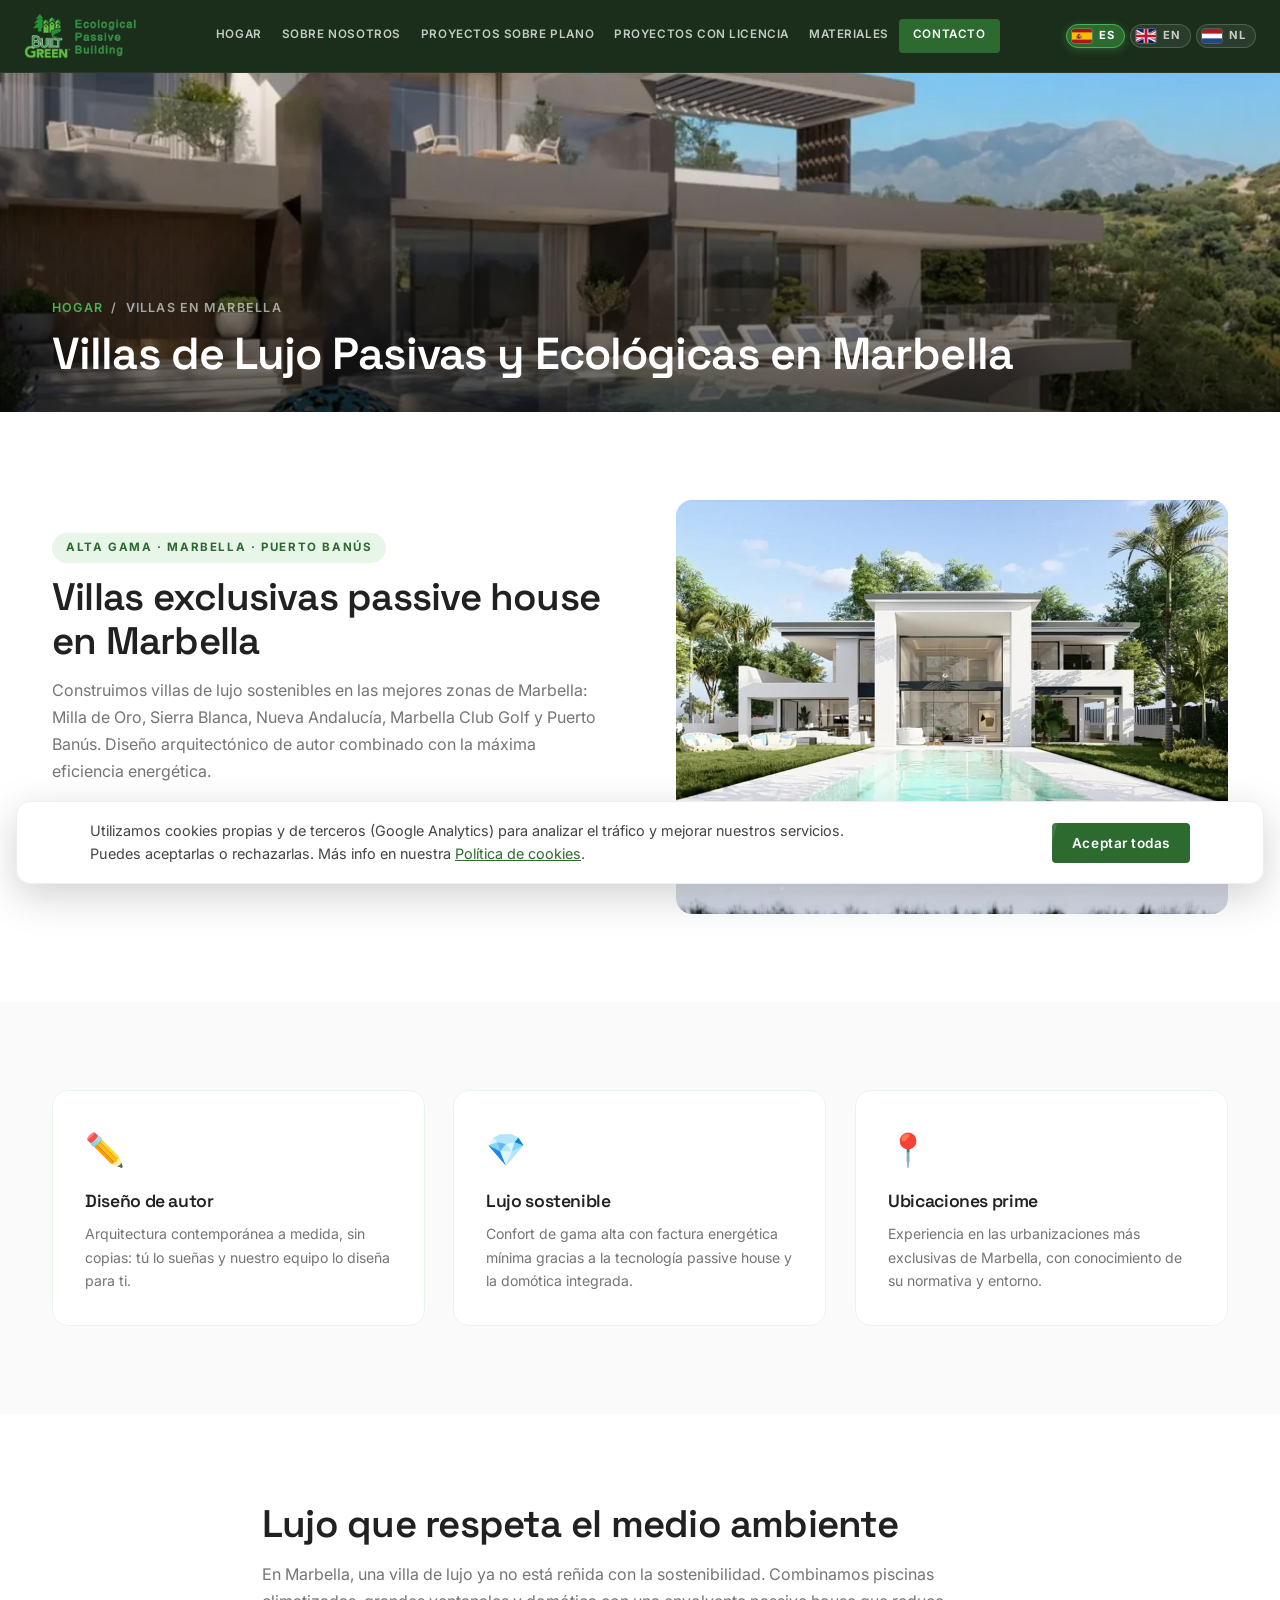
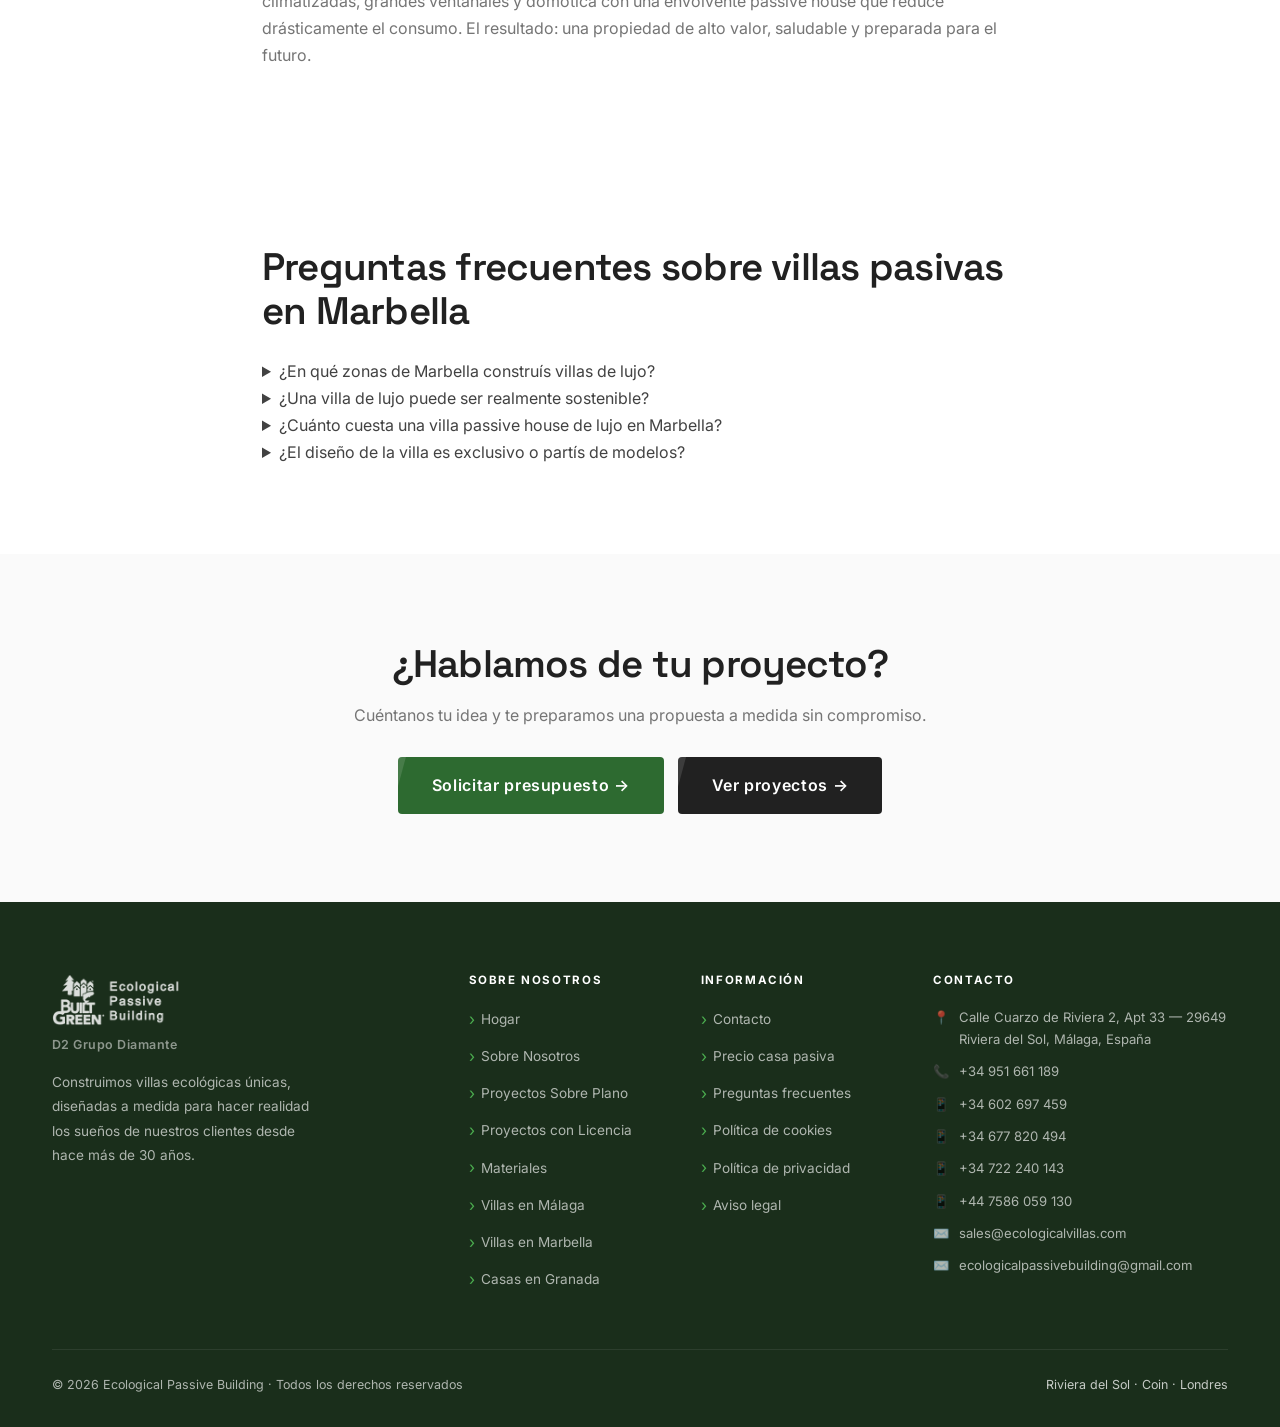
<file: villas-marbella.html>
<!DOCTYPE html>
<html lang="es">
<head>
  <meta charset="UTF-8" />
  <meta name="viewport" content="width=device-width, initial-scale=1.0" />

  <title>Villas de Lujo Pasivas y Ecológicas en Marbella | EPB</title>
  <meta name="description" content="Villas de lujo passive house a medida en Marbella: Milla de Oro, Sierra Blanca, Nueva Andalucía y Puerto Banús. Diseño de autor y eficiencia A+. Pide presupuesto." />
  <meta name="keywords" content="villas de lujo Marbella, casas pasivas Marbella, villa ecológica Milla de Oro, passive house Puerto Banús, constructora lujo sostenible Marbella, villa a medida Nueva Andalucía" />
  <meta name="author" content="Ecological Passive Building" />
  <meta name="robots" content="index, follow, max-snippet:-1, max-image-preview:large" />
  <meta name="theme-color" content="#1e3d20" />
  <meta name="geo.region" content="ES-AN" />
  <meta name="geo.placename" content="Marbella" />
  <meta name="geo.position" content="36.5099;-4.8854" />

  <link rel="canonical" href="https://www.ecologicalpassivebuilding.es/villas-marbella.html" />
  <link rel="alternate" hreflang="es" href="https://www.ecologicalpassivebuilding.es/villas-marbella.html" />
  <link rel="alternate" hreflang="en" href="https://www.ecologicalpassivebuilding.es/villas-marbella.html?lang=en" />
  <link rel="alternate" hreflang="nl" href="https://www.ecologicalpassivebuilding.es/villas-marbella.html?lang=nl" />
  <link rel="alternate" hreflang="x-default" href="https://www.ecologicalpassivebuilding.es/villas-marbella.html" />

  <meta property="og:title" content="Villas de Lujo Pasivas y Ecológicas en Marbella | EPB" />
  <meta property="og:description" content="Villas de lujo passive house a medida en las mejores zonas de Marbella. Diseño de autor y eficiencia A+." />
  <meta property="og:type" content="website" />
  <meta property="og:url" content="https://www.ecologicalpassivebuilding.es/villas-marbella.html" />
  <meta property="og:image" content="https://www.ecologicalpassivebuilding.es/images/og/og-villa-049.jpg" />
  <meta property="og:locale" content="es_ES" />
  <meta property="og:site_name" content="Ecological Passive Building" />

  <meta name="twitter:card" content="summary_large_image" />
  <meta name="twitter:title" content="Villas de Lujo Pasivas y Ecológicas en Marbella" />
  <meta name="twitter:description" content="Villas de lujo passive house a medida en Marbella. Diseño de autor y eficiencia A+." />
  <meta name="twitter:image" content="https://www.ecologicalpassivebuilding.es/images/og/og-villa-049.jpg" />

  <link rel="icon" type="image/png" href="images/Logo.png" />
  <link rel="apple-touch-icon" href="images/Logo.png" />
  <link rel="preconnect" href="https://fonts.googleapis.com" />
  <link rel="preconnect" href="https://fonts.gstatic.com" crossorigin />
  <link rel="preload" as="style" href="https://fonts.googleapis.com/css2?family=Inter:wght@400;500;600;700&family=Space+Grotesk:wght@500;600;700&display=swap" data-fonts />
  <noscript><link href="https://fonts.googleapis.com/css2?family=Inter:wght@400;500;600;700&family=Space+Grotesk:wght@500;600;700&display=swap" rel="stylesheet" /></noscript>
  <link rel="stylesheet" href="css/styles.css" />

  <script type="application/ld+json">
  {
    "@context": "https://schema.org",
    "@graph": [
      {
        "@type": "WebPage",
        "name": "Villas de Lujo Pasivas y Ecológicas en Marbella",
        "url": "https://www.ecologicalpassivebuilding.es/villas-marbella.html",
        "description": "Villas de lujo passive house a medida en las mejores zonas de Marbella."
      },
      {
        "@type": "Service",
        "serviceType": "Construcción de villas de lujo passive house",
        "provider": { "@type": "GeneralContractor", "name": "Ecological Passive Building", "url": "https://www.ecologicalpassivebuilding.es/" },
        "areaServed": { "@type": "City", "name": "Marbella" },
        "description": "Diseño y construcción de villas de lujo passive house a medida en Marbella, Milla de Oro, Sierra Blanca, Nueva Andalucía y Puerto Banús."
      },
      {
        "@type": "BreadcrumbList",
        "itemListElement": [
          { "@type": "ListItem", "position": 1, "name": "Hogar", "item": "https://www.ecologicalpassivebuilding.es/" },
          { "@type": "ListItem", "position": 2, "name": "Villas en Marbella", "item": "https://www.ecologicalpassivebuilding.es/villas-marbella.html" }
        ]
      },
      {
        "@type": "FAQPage",
        "mainEntity": [
          {
            "@type": "Question",
            "name": "¿En qué zonas de Marbella construís villas de lujo?",
            "acceptedAnswer": { "@type": "Answer", "text": "Construimos villas passive house en las mejores zonas de Marbella: la Milla de Oro, Sierra Blanca, Nueva Andalucía, Marbella Club Golf y Puerto Banús, conociendo la normativa y el entorno de cada urbanización." }
          },
          {
            "@type": "Question",
            "name": "¿Una villa de lujo puede ser realmente sostenible?",
            "acceptedAnswer": { "@type": "Answer", "text": "Sí. Combinamos piscinas climatizadas, grandes ventanales y domótica con una envolvente passive house que reduce drásticamente el consumo. Obtienes lujo y confort con una factura energética mínima y certificación A+." }
          },
          {
            "@type": "Question",
            "name": "¿Cuánto cuesta una villa passive house de lujo en Marbella?",
            "acceptedAnswer": { "@type": "Answer", "text": "Los proyectos de alta gama en ubicaciones prime suelen partir de unos 3.000 €/m², en función de los acabados, los materiales exclusivos y los sistemas avanzados. Te preparamos un presupuesto personalizado sin compromiso." }
          },
          {
            "@type": "Question",
            "name": "¿El diseño de la villa es exclusivo o partís de modelos?",
            "acceptedAnswer": { "@type": "Answer", "text": "Cada villa es única y de diseño de autor: no hacemos copias. Nuestro equipo de arquitectos la concibe a medida del estilo de vida del propietario, con acabados premium." }
          }
        ]
      }
    ]
  }
  </script>
</head>
<body>
<script defer src="js/nav.js"></script>

<div class="page-hero">
  <img width="1200" height="879" src="images/villa-38.webp" alt="Villa de lujo ecológica en Marbella" loading="eager" fetchpriority="high" decoding="async" />
  <div class="page-hero-content container">
    <nav class="breadcrumb" aria-label="breadcrumb">
      <a href="index.html" data-i18n="nav.home">Hogar</a><span class="sep">/</span>
      <span data-i18n="mbl.bc">Villas en Marbella</span>
    </nav>
    <h1 data-i18n="mbl.h1">Villas de Lujo Pasivas y Ecológicas en Marbella</h1>
  </div>
</div>

<section class="section">
  <div class="container">
    <div class="split">
      <div class="split-text">
        <span class="tag" data-i18n="mbl.tag">Alta gama · Marbella · Puerto Banús</span>
        <h2 class="section-title" data-i18n="mbl.h2">Villas exclusivas passive house en Marbella</h2>
        <p style="color:var(--gray-600);margin-bottom:14px;" data-i18n="mbl.p1">Construimos villas de lujo sostenibles en las mejores zonas de Marbella: Milla de Oro, Sierra Blanca, Nueva Andalucía, Marbella Club Golf y Puerto Banús. Diseño arquitectónico de autor combinado con la máxima eficiencia energética.</p>
        <p style="color:var(--gray-600);" data-i18n="mbl.p2">Cada villa es única, pensada para el estilo de vida de su propietario, con acabados premium y la tranquilidad de una casa pasiva certificada de consumo casi nulo.</p>
      </div>
      <div class="split-img">
        <img width="1200" height="678" src="images/villa-049.webp" alt="Villa de lujo passive house en Marbella" loading="lazy" />
      </div>
    </div>
  </div>
</section>

<section class="section section-alt">
  <div class="container">
    <div class="grid-3">
      <div style="background:var(--white);border-radius:var(--radius-lg);padding:32px;border:1px solid var(--green-pale);">
        <div style="font-size:2rem;margin-bottom:14px;">✏️</div>
        <h3 style="font-size:1.1rem;margin-bottom:10px;" data-i18n="mbl.f1h">Diseño de autor</h3>
        <p style="font-size:.88rem;color:var(--gray-600);" data-i18n="mbl.f1p">Arquitectura contemporánea a medida, sin copias: tú lo sueñas y nuestro equipo lo diseña para ti.</p>
      </div>
      <div style="background:var(--white);border-radius:var(--radius-lg);padding:32px;border:1px solid var(--green-pale);">
        <div style="font-size:2rem;margin-bottom:14px;">💎</div>
        <h3 style="font-size:1.1rem;margin-bottom:10px;" data-i18n="mbl.f2h">Lujo sostenible</h3>
        <p style="font-size:.88rem;color:var(--gray-600);" data-i18n="mbl.f2p">Confort de gama alta con factura energética mínima gracias a la tecnología passive house y la domótica integrada.</p>
      </div>
      <div style="background:var(--white);border-radius:var(--radius-lg);padding:32px;border:1px solid var(--green-pale);">
        <div style="font-size:2rem;margin-bottom:14px;">📍</div>
        <h3 style="font-size:1.1rem;margin-bottom:10px;" data-i18n="mbl.f3h">Ubicaciones prime</h3>
        <p style="font-size:.88rem;color:var(--gray-600);" data-i18n="mbl.f3p">Experiencia en las urbanizaciones más exclusivas de Marbella, con conocimiento de su normativa y entorno.</p>
      </div>
    </div>
  </div>
</section>

<section class="section">
  <div class="container" style="max-width:820px;">
    <h2 class="section-title" data-i18n="mbl.h3">Lujo que respeta el medio ambiente</h2>
    <p style="color:var(--gray-600);" data-i18n="mbl.p3">En Marbella, una villa de lujo ya no está reñida con la sostenibilidad. Combinamos piscinas climatizadas, grandes ventanales y domótica con una envolvente passive house que reduce drásticamente el consumo. El resultado: una propiedad de alto valor, saludable y preparada para el futuro.</p>
  </div>
</section>

<section class="section">
  <div class="container" style="max-width:820px;">
    <h2 class="section-title" data-i18n="mbl.faqh2">Preguntas frecuentes sobre villas pasivas en Marbella</h2>
    <div style="margin-top:24px;">
      <details class="faq-item">
        <summary data-i18n="mbl.fq1">¿En qué zonas de Marbella construís villas de lujo?</summary>
        <div class="faq-answer" data-i18n="mbl.fa1">Construimos villas passive house en las mejores zonas de Marbella: la Milla de Oro, Sierra Blanca, Nueva Andalucía, Marbella Club Golf y Puerto Banús, conociendo la normativa y el entorno de cada urbanización.</div>
      </details>
      <details class="faq-item">
        <summary data-i18n="mbl.fq2">¿Una villa de lujo puede ser realmente sostenible?</summary>
        <div class="faq-answer" data-i18n="mbl.fa2">Sí. Combinamos piscinas climatizadas, grandes ventanales y domótica con una envolvente passive house que reduce drásticamente el consumo. Obtienes lujo y confort con una factura energética mínima y certificación A+.</div>
      </details>
      <details class="faq-item">
        <summary data-i18n="mbl.fq3">¿Cuánto cuesta una villa passive house de lujo en Marbella?</summary>
        <div class="faq-answer" data-i18n="mbl.fa3">Los proyectos de alta gama en ubicaciones prime suelen partir de unos 3.000 €/m², en función de los acabados, los materiales exclusivos y los sistemas avanzados. Te preparamos un presupuesto personalizado sin compromiso.</div>
      </details>
      <details class="faq-item">
        <summary data-i18n="mbl.fq4">¿El diseño de la villa es exclusivo o partís de modelos?</summary>
        <div class="faq-answer" data-i18n="mbl.fa4">Cada villa es única y de diseño de autor: no hacemos copias. Nuestro equipo de arquitectos la concibe a medida del estilo de vida del propietario, con acabados premium.</div>
      </details>
    </div>
  </div>
</section>

<section class="section section-alt" style="text-align:center;">
  <div class="container">
    <h2 class="section-title" data-i18n="seo.cta.h2">¿Hablamos de tu proyecto?</h2>
    <p class="section-lead" style="margin:0 auto 28px;" data-i18n="seo.cta.p">Cuéntanos tu idea y te preparamos una propuesta a medida sin compromiso.</p>
    <div style="display:flex;gap:14px;justify-content:center;flex-wrap:wrap;">
      <a href="contacto.html" class="btn btn-primary" style="font-size:1rem;padding:15px 34px;" data-i18n="seo.cta.btn">Solicitar presupuesto →</a>
      <a href="proyectos-licencia.html" class="btn btn-dark" style="font-size:1rem;padding:15px 34px;" data-i18n="seo.cta.btn2">Ver proyectos →</a>
    </div>
  </div>
</section>

<script defer src="js/main.js"></script>
<script defer src="js/seo-i18n.js"></script>
</body>
</html>
</file>
<file: css/styles.css>
/* ─── Reset & Variables ─── */
*, *::before, *::after { box-sizing: border-box; margin: 0; padding: 0; }

:root {
  --green-dark:   #1e3d20;
  --green-mid:    #2d6a30;
  --green-accent: #4caf50;
  --green-light:  #81c784;
  --green-pale:   #e8f5e9;
  --green-ultra:  #f1f8f1;
  --white:        #ffffff;
  --gray-50:      #fafafa;
  --gray-100:     #f5f5f5;
  --gray-200:     #eeeeee;
  --gray-400:     #bdbdbd;
  --gray-600:     #757575;
  --gray-800:     #424242;
  --gray-900:     #212121;
  --nav-bg:       #1a2e1b;
  --shadow-sm:    0 1px 4px rgba(0,0,0,.10);
  --shadow-md:    0 4px 20px rgba(0,0,0,.13);
  --shadow-lg:    0 12px 40px rgba(0,0,0,.18);
  --radius:       8px;
  --radius-lg:    16px;
  --transition:   .3s ease;
  --max-width:    1240px;
}

html { scroll-behavior: smooth; font-size: 16px; }
body { font-family: 'Inter', 'Segoe UI', Arial, sans-serif; color: var(--gray-800); background: var(--white); line-height: 1.7; }
h1,h2,h3,h4,h5 { font-family: 'Space Grotesk', 'Inter', sans-serif; line-height: 1.15; color: var(--gray-900); font-weight: 600; letter-spacing: -.02em; }
a { text-decoration: none; color: inherit; }
img { display: block; max-width: 100%; height: auto; }
ul { list-style: none; }
.container { max-width: var(--max-width); margin: 0 auto; padding: 0 32px; }

/* ─── UTILITIES ─── */
.tag {
  display: inline-block; font-size: .72rem; font-weight: 700;
  letter-spacing: .14em; text-transform: uppercase;
  color: var(--green-mid); background: var(--green-pale);
  padding: 5px 14px; border-radius: 999px; margin-bottom: 12px;
}
.section-title { font-size: clamp(1.7rem, 3vw, 2.4rem); margin-bottom: 14px; }
.section-lead { font-size: 1rem; color: var(--gray-600); max-width: 600px; line-height: 1.8; }
.text-center { text-align: center; }
.text-center .section-lead { margin: 0 auto; }

.btn {
  display: inline-flex; align-items: center; gap: 8px;
  padding: 13px 30px; border-radius: 4px;
  font-weight: 600; font-size: .9rem; cursor: pointer;
  transition: var(--transition); border: none; font-family: inherit;
  letter-spacing: .04em;
}
.btn-primary { background: var(--green-mid); color: var(--white); }
.btn-primary:hover { background: var(--green-dark); transform: translateY(-1px); box-shadow: var(--shadow-md); }
.btn-outline { background: transparent; color: var(--white); border: 2px solid rgba(255,255,255,.6); }
.btn-outline:hover { background: rgba(255,255,255,.1); border-color: var(--white); }
.btn-dark { background: var(--gray-900); color: var(--white); }
.btn-dark:hover { background: var(--gray-800); }

/* ─── NAVBAR ─── */
#navbar {
  position: fixed; top: 0; left: 0; right: 0; z-index: 1000;
  background: var(--nav-bg);
  border-bottom: 1px solid rgba(255,255,255,.06);
  transition: var(--transition);
}
#navbar.scrolled { box-shadow: var(--shadow-md); }
.nav-inner {
  max-width: 1400px; margin: 0 auto; padding: 0 24px;
  display: flex; align-items: center; gap: 16px; height: 72px;
}
.nav-logo { display: flex; align-items: center; gap: 10px; flex-shrink: 0; }
.nav-logo img { height: 46px; width: auto; }
.nav-links {
  display: flex; align-items: center; gap: 0; flex: 1;
  justify-content: center; flex-wrap: nowrap; white-space: nowrap;
}
.nav-links a {
  padding: 6px 10px; font-size: .73rem; font-weight: 600;
  color: rgba(255,255,255,.75); letter-spacing: .05em; text-transform: uppercase;
  border-bottom: 2px solid transparent; white-space: nowrap;
  transition: var(--transition);
}
.nav-links a:hover { color: var(--white); }
.nav-links a.active { color: var(--white); }
.nav-flags { display: flex; gap: 5px; align-items: center; flex-shrink: 0; }
.nav-flags-mobile { display: none; }
.lang-btn {
  background: rgba(255,255,255,.07);
  border: 1.5px solid rgba(255,255,255,.18);
  border-radius: 999px;
  color: rgba(255,255,255,.75);
  font-size: .7rem; font-weight: 700;
  letter-spacing: .04em;
  padding: 4px 10px 4px 5px;
  cursor: pointer;
  transition: var(--transition);
  display: inline-flex; align-items: center; gap: 7px;
  font-family: inherit;
  line-height: 1;
}
.lang-btn img {
  width: 20px; height: 14px;
  object-fit: cover;
  border-radius: 3px;
  display: block;
  box-shadow: 0 0 0 1px rgba(255,255,255,.18);
}
.lang-btn:hover {
  background: rgba(255,255,255,.15);
  border-color: rgba(255,255,255,.4);
  color: var(--white);
  transform: translateY(-1px);
}
.lang-btn.active {
  background: var(--green-mid);
  border-color: var(--green-accent);
  color: var(--white);
  box-shadow: 0 2px 8px rgba(76,175,80,.35);
}
.nav-cta { background: var(--green-mid) !important; color: var(--white) !important; border-radius: 4px; padding: 6px 14px !important; }
.nav-cta:hover { background: var(--green-accent) !important; border-bottom-color: transparent !important; }
.hamburger { display: none; flex-direction: column; gap: 5px; cursor: pointer; background: none; border: none; padding: 6px; }
.hamburger span { display: block; width: 22px; height: 2px; background: var(--white); border-radius: 2px; transition: var(--transition); }

/* ─── PAGE HERO (inner pages) ─── */
.page-hero {
  margin-top: 72px; height: 340px; position: relative;
  overflow: hidden; display: flex; align-items: flex-end;
}
.page-hero img { position: absolute; inset: 0; width: 100%; height: 100%; object-fit: cover; }
.page-hero::after { content: ''; position: absolute; inset: 0; background: linear-gradient(to top, rgba(0,0,0,.65) 0%, rgba(0,0,0,.2) 60%, transparent 100%); }
.page-hero-content {
  position: relative; z-index: 1;
  padding: 32px; width: 100%;
  max-width: var(--max-width); margin: 0 auto;
}
.breadcrumb { display: flex; align-items: center; gap: 8px; margin-bottom: 10px; }
.breadcrumb a, .breadcrumb span { font-size: .78rem; text-transform: uppercase; letter-spacing: .1em; font-weight: 600; }
.breadcrumb a { color: var(--green-accent); }
.breadcrumb .sep, .breadcrumb span:last-child { color: rgba(255,255,255,.6); }
.page-hero h1 { font-size: clamp(1.8rem, 3.5vw, 2.8rem); color: var(--white); }

/* ─── HOME HERO ─── */
#home-hero {
  margin-top: 72px; min-height: calc(100vh - 80px);
  position: relative; display: flex; align-items: center;
}
.home-hero-bg { position: absolute; inset: 0; }
.home-hero-bg img { width: 100%; height: 100%; object-fit: cover; }
.home-hero-bg::after { content: ''; position: absolute; inset: 0; background: linear-gradient(105deg, rgba(15,35,16,.85) 0%, rgba(15,35,16,.55) 55%, rgba(0,0,0,.2) 100%); }
.home-hero-content { position: relative; z-index: 1; padding: 80px 32px; max-width: var(--max-width); margin: 0 auto; width: 100%; }
.hero-eyebrow { display: flex; align-items: center; gap: 10px; margin-bottom: 24px; }
.hero-eyebrow span { font-size: clamp(1.6rem, 3vw, 2.5rem); font-weight: 700; letter-spacing: .01em; color: #fff; }
.hero-eyebrow::before { content: ''; display: block; width: 32px; height: 2px; background: var(--green-accent); }
.home-hero-content h1 { font-size: clamp(2.4rem, 5vw, 4rem); color: var(--white); max-width: 680px; margin-bottom: 20px; }
.home-hero-content h1 em { color: var(--green-light); font-style: normal; }
.home-hero-content p { font-size: 1.05rem; color: rgba(255,255,255,.8); max-width: 520px; margin-bottom: 36px; }
.hero-actions { display: flex; gap: 14px; flex-wrap: wrap; margin-bottom: 60px; }
.hero-stats { display: flex; gap: 0; border-top: 1px solid rgba(255,255,255,.15); padding-top: 36px; flex-wrap: wrap; }
.hero-stat { padding: 0 40px 0 0; }
.hero-stat:first-child { padding-left: 0; }
.stat-num { font-family: 'Space Grotesk', sans-serif; font-size: 2.4rem; color: var(--white); font-weight: 700; line-height: 1; }
.stat-label { font-size: .72rem; text-transform: uppercase; letter-spacing: .1em; color: rgba(255,255,255,.5); margin-top: 4px; }

/* ─── HOME SERVICES CAROUSEL ─── */
#services { padding: 88px 0 24px; }
.services-carousel {
  position: relative;
  max-width: var(--max-width);
  margin: 0 auto;
  padding: 0 6px;
  overflow: hidden;
}
.carousel-track {
  display: flex;
  transition: transform .7s cubic-bezier(.2,.8,.2,1);
  will-change: transform;
  align-items: stretch;
}
.carousel-track .service-card {
  flex: 0 0 84%;
  min-width: 84%;
  height: 520px;
  position: relative;
  overflow: hidden;
  border-radius: var(--radius);
  transform: scale(.88);
  opacity: .55;
  transition: transform .7s cubic-bezier(.2,.8,.2,1), opacity .7s ease;
}
.carousel-track .service-card.is-active {
  transform: scale(1);
  opacity: 1;
}
.carousel-track .service-card img {
  width: 100%; height: 100%; object-fit: cover;
}

/* progress bar — centered pill at the top with a soft glow */
.carousel-progress {
  position: absolute;
  top: 18px; left: 50%;
  transform: translateX(-50%);
  width: min(320px, 55%);
  height: 5px;
  background: rgba(255,255,255,.22);
  z-index: 4;
  border-radius: 999px;
  overflow: hidden;
  box-shadow: 0 2px 10px rgba(0,0,0,.18), inset 0 0 0 1px rgba(255,255,255,.12);
  backdrop-filter: blur(6px);
  -webkit-backdrop-filter: blur(6px);
}
.carousel-progress-bar {
  height: 100%; width: 0%;
  background: linear-gradient(90deg,
    rgba(165,214,167,.95) 0%,
    var(--green-accent) 55%,
    #66bb6a 100%);
  border-radius: 999px;
  box-shadow: 0 0 12px rgba(76,175,80,.65), 0 0 4px rgba(255,255,255,.4);
  position: relative;
}
.carousel-progress-bar::after {
  content: '';
  position: absolute; top: 0; right: 0; bottom: 0;
  width: 28px;
  background: linear-gradient(90deg, transparent, rgba(255,255,255,.85));
  border-radius: 999px;
  filter: blur(2px);
  opacity: .9;
}
@keyframes svcProgress {
  from { width: 0%; }
  to   { width: 100%; }
}
.carousel-progress-bar.run {
  animation: svcProgress 6s linear forwards;
}
.carousel-track .service-card::after {
  content: ''; position: absolute; inset: 0;
  background: linear-gradient(to top, rgba(0,0,0,.78) 0%, rgba(0,0,0,.25) 60%, transparent 100%);
}
.carousel-track .service-content {
  position: absolute; bottom: 0; left: 0; right: 0; z-index: 1;
  padding: 44px 56px; max-width: 720px;
}
.carousel-track .service-line {
  width: 38px; height: 2px; background: var(--green-accent); margin-bottom: 14px;
}
.carousel-track .service-content h3 {
  font-size: 1.85rem; color: var(--white); margin-bottom: 10px;
}
.carousel-track .service-content p {
  font-size: 1rem; color: rgba(255,255,255,.85); line-height: 1.7; max-width: 560px;
}

/* arrows */
.carousel-arrow {
  position: absolute; top: 50%; transform: translateY(-50%);
  z-index: 3;
  width: 52px; height: 52px;
  border-radius: 50%;
  background: rgba(255,255,255,.95);
  color: var(--green-dark);
  border: none; cursor: pointer;
  font-size: 1.6rem; font-weight: 700;
  display: flex; align-items: center; justify-content: center;
  box-shadow: var(--shadow-md);
  transition: transform .3s ease, background .3s ease, color .3s ease;
  font-family: inherit;
  line-height: 1; padding: 0 0 4px;
}
.carousel-prev { left: 22px; }
.carousel-next { right: 22px; }
.carousel-arrow:hover {
  background: var(--green-mid); color: var(--white);
  transform: translateY(-50%) scale(1.08);
}
.carousel-arrow:active { transform: translateY(-50%) scale(.95); }

/* dots */
.carousel-dots {
  position: absolute; bottom: 22px; left: 50%; transform: translateX(-50%);
  z-index: 3;
  display: flex; gap: 8px;
}
.carousel-dot {
  width: 10px; height: 10px; border-radius: 50%;
  background: rgba(255,255,255,.4);
  border: none; cursor: pointer;
  transition: background .3s ease, width .3s ease;
  padding: 0;
}
.carousel-dot:hover { background: rgba(255,255,255,.7); }
.carousel-dot.is-active {
  background: var(--green-accent);
  width: 28px; border-radius: 999px;
}

/* ─── SECTION PADDING ─── */
.section { padding: 88px 0; }
.section-alt { background: var(--gray-50); }
.section-dark { background: var(--nav-bg); }
.section-green { background: var(--green-ultra); }

/* ─── SPLIT LAYOUT ─── */
.split { display: grid; grid-template-columns: 1fr 1fr; gap: 72px; align-items: center; }
.split-img { position: relative; border-radius: var(--radius-lg); overflow: hidden; }
.split-img img { width: 100%; height: 100%; object-fit: cover; aspect-ratio: 4/3; }
.split-img-badge {
  position: absolute; bottom: -16px; right: -16px;
  background: var(--white); border-radius: var(--radius); padding: 18px 22px;
  box-shadow: var(--shadow-lg); display: flex; align-items: center; gap: 14px;
}
.badge-icon { font-size: 2rem; }
.badge-body strong { display: block; font-size: 1.1rem; color: var(--green-dark); }
.badge-body span { font-size: .78rem; color: var(--gray-600); }
.split-text blockquote {
  border-left: 3px solid var(--green-mid); padding: 16px 20px;
  background: var(--green-ultra); border-radius: 0 var(--radius) var(--radius) 0;
  font-style: italic; color: var(--gray-600); margin-bottom: 20px; font-size: .95rem;
}
.feature-list { display: flex; flex-direction: column; gap: 14px; margin: 24px 0; }
.feature-item { display: flex; align-items: flex-start; gap: 12px; }
.feature-check { width: 22px; height: 22px; border-radius: 50%; background: var(--green-pale); display: flex; align-items: center; justify-content: center; font-size: .7rem; flex-shrink: 0; margin-top: 2px; color: var(--green-dark); }
.feature-item p { font-size: .9rem; color: var(--gray-600); }
.feature-item strong { color: var(--gray-800); }

/* ─── PROJECT CARDS ─── */
.grid-3 { display: grid; grid-template-columns: repeat(3,1fr); gap: 28px; }
.grid-2 { display: grid; grid-template-columns: repeat(2,1fr); gap: 28px; }
.project-card { border-radius: var(--radius-lg); overflow: hidden; background: var(--white); box-shadow: var(--shadow-sm); transition: var(--transition); border: 1px solid var(--gray-200); }
.project-card:hover { box-shadow: var(--shadow-lg); transform: translateY(-4px); }
.project-card-img { position: relative; overflow: hidden; }
.project-card-img img { width: 100%; aspect-ratio: 16/10; object-fit: cover; transition: transform .5s ease; }
.project-card:hover .project-card-img img { transform: scale(1.04); }
.project-card-img .card-badge {
  position: absolute; top: 14px; left: 14px;
  background: var(--white); color: var(--green-dark); font-size: .7rem; font-weight: 700;
  text-transform: uppercase; letter-spacing: .1em; padding: 4px 12px; border-radius: 999px;
}
.project-card-body { padding: 22px 24px; }
.card-category { font-size: .7rem; font-weight: 700; text-transform: uppercase; letter-spacing: .12em; color: var(--green-mid); margin-bottom: 6px; }
.card-title { font-size: 1.1rem; font-weight: 700; margin-bottom: 8px; }
.card-desc { font-size: .85rem; color: var(--gray-600); margin-bottom: 16px; line-height: 1.6; }
.card-meta { display: flex; gap: 14px; border-top: 1px solid var(--gray-200); padding-top: 14px; flex-wrap: wrap; }
.card-meta-item { font-size: .78rem; color: var(--gray-600); display: flex; align-items: center; gap: 4px; }
.card-meta-item strong { color: var(--gray-800); }

/* ─── LICENSE CARDS ─── */
.license-card { border-radius: var(--radius-lg); overflow: hidden; background: var(--white); box-shadow: var(--shadow-sm); border: 1px solid var(--gray-200); transition: var(--transition); }
.license-card:hover { box-shadow: var(--shadow-lg); transform: translateY(-4px); }
.license-card-img img { width: 100%; aspect-ratio: 16/9; object-fit: cover; }
.license-card-body { padding: 24px 28px; }
.status-pill { display: inline-flex; align-items: center; gap: 6px; font-size: .72rem; font-weight: 700; text-transform: uppercase; letter-spacing: .08em; padding: 4px 12px; border-radius: 999px; margin-bottom: 12px; }
.status-pill .dot { width: 7px; height: 7px; border-radius: 50%; }
.status-approved { background: #e8f5e9; color: #1b5e20; }
.status-approved .dot { background: #4caf50; }
.status-progress { background: #fff8e1; color: #e65100; }
.status-progress .dot { background: #ff9800; }
.license-name { font-size: 1.2rem; font-weight: 700; margin-bottom: 8px; }
.license-desc { font-size: .88rem; color: var(--gray-600); margin-bottom: 20px; line-height: 1.6; }
.license-specs { display: grid; grid-template-columns: repeat(3,1fr); background: var(--green-ultra); border-radius: var(--radius); padding: 14px; gap: 8px; }
.spec { text-align: center; }
.spec-val { font-weight: 700; color: var(--green-dark); font-size: .85rem; white-space: nowrap; }
.spec-key { font-size: .68rem; color: var(--gray-600); text-transform: uppercase; letter-spacing: .06em; }

/* ─── MATERIAL CARDS ─── */
.material-card {
  background: var(--white); border-radius: var(--radius-lg); padding: 28px;
  text-align: center; box-shadow: var(--shadow-sm); border: 1px solid var(--gray-200);
  transition: var(--transition);
}
.material-card:hover { border-color: var(--green-light); box-shadow: var(--shadow-md); transform: translateY(-3px); }
.material-card img { width: 100%; aspect-ratio: 3/2; object-fit: cover; border-radius: var(--radius); margin-bottom: 18px; }
.material-icon { font-size: 2.2rem; margin-bottom: 12px; }
.material-name { font-weight: 700; font-size: .95rem; margin-bottom: 8px; }
.material-desc { font-size: .82rem; color: var(--gray-600); line-height: 1.6; }
.material-tag { display: inline-block; margin-top: 12px; font-size: .68rem; font-weight: 700; text-transform: uppercase; letter-spacing: .08em; background: var(--green-pale); color: var(--green-dark); padding: 3px 10px; border-radius: 999px; }

/* ─── CONTACT ─── */
.contact-wrapper { display: grid; grid-template-columns: 1fr 1.5fr; gap: 56px; align-items: start; }
.contact-offices { display: flex; flex-direction: column; gap: 16px; margin-top: 28px; }
.office-card { background: var(--white); border-left: 3px solid var(--green-mid); border-radius: 0 var(--radius) var(--radius) 0; padding: 18px 20px; box-shadow: var(--shadow-sm); }
.office-name { font-weight: 700; color: var(--green-dark); font-size: .9rem; margin-bottom: 4px; }
.office-addr { font-size: .82rem; color: var(--gray-600); line-height: 1.6; }
.contact-detail-row { display: flex; align-items: flex-start; gap: 10px; font-size: .88rem; color: var(--gray-600); margin-bottom: 8px; }
.contact-detail-row .icon { font-size: 1rem; flex-shrink: 0; margin-top: 2px; }
.contact-form-box { background: var(--white); border-radius: var(--radius-lg); padding: 40px; box-shadow: var(--shadow-md); border: 1px solid var(--gray-200); }
.form-title { font-size: 1.35rem; margin-bottom: 6px; }
.form-sub { font-size: .85rem; color: var(--gray-600); margin-bottom: 28px; }
.form-row { display: grid; grid-template-columns: 1fr 1fr; gap: 16px; }
.form-group { margin-bottom: 16px; }
.form-group label { display: block; font-size: .78rem; font-weight: 700; text-transform: uppercase; letter-spacing: .06em; color: var(--gray-700, var(--gray-800)); margin-bottom: 6px; }
.form-group input,
.form-group select,
.form-group textarea {
  width: 100%; padding: 11px 14px;
  border: 1.5px solid var(--gray-200); border-radius: var(--radius);
  font-size: .9rem; font-family: inherit; background: var(--gray-50);
  color: var(--gray-800); outline: none; transition: var(--transition);
}
.form-group input:focus,
.form-group select:focus,
.form-group textarea:focus { border-color: var(--green-mid); background: var(--white); box-shadow: 0 0 0 3px rgba(45,106,48,.1); }
.form-group textarea { resize: vertical; min-height: 110px; }
.form-success { display: none; background: #e8f5e9; border: 1px solid #a5d6a7; border-radius: var(--radius); padding: 14px 16px; color: #1b5e20; font-size: .88rem; margin-top: 12px; }

/* ─── JOBS ─── */
.jobs-filter { display: flex; gap: 10px; flex-wrap: wrap; margin-bottom: 32px; }
.filter-btn { padding: 8px 18px; border-radius: 999px; border: 1.5px solid var(--gray-200); background: var(--white); color: var(--gray-600); font-size: .82rem; font-weight: 600; cursor: pointer; transition: var(--transition); font-family: inherit; }
.filter-btn.active, .filter-btn:hover { border-color: var(--green-mid); background: var(--green-pale); color: var(--green-dark); }
.jobs-list { display: flex; flex-direction: column; gap: 16px; }
.job-card { background: var(--white); border: 1.5px solid var(--gray-200); border-radius: var(--radius-lg); padding: 26px 30px; display: flex; justify-content: space-between; align-items: center; gap: 20px; flex-wrap: wrap; transition: var(--transition); }
.job-card:hover { border-color: var(--green-light); box-shadow: var(--shadow-md); }
.job-left { flex: 1; min-width: 260px; }
.job-dept { font-size: .7rem; font-weight: 700; text-transform: uppercase; letter-spacing: .12em; color: var(--green-mid); margin-bottom: 6px; }
.job-title { font-size: 1.1rem; font-weight: 700; color: var(--gray-900); margin-bottom: 10px; }
.job-tags { display: flex; gap: 8px; flex-wrap: wrap; }
.job-tag { font-size: .74rem; padding: 3px 10px; border-radius: 999px; background: var(--green-pale); color: var(--green-dark); font-weight: 500; }
.job-tag.neutral { background: var(--gray-100); color: var(--gray-600); }
.job-right { display: flex; flex-direction: column; align-items: flex-end; gap: 10px; }
.job-date { font-size: .78rem; color: var(--gray-600); }

/* ─── MODAL ─── */
.modal-overlay { position: fixed; inset: 0; background: rgba(0,0,0,.55); display: flex; align-items: center; justify-content: center; z-index: 2000; padding: 24px; opacity: 0; pointer-events: none; transition: opacity var(--transition); }
.modal-overlay.open { opacity: 1; pointer-events: all; }
.modal { background: var(--white); border-radius: var(--radius-lg); width: 100%; max-width: 600px; max-height: 90vh; overflow-y: auto; padding: 40px; transform: translateY(16px); transition: transform var(--transition); }
.modal-overlay.open .modal { transform: translateY(0); }
.modal-head { display: flex; justify-content: space-between; align-items: flex-start; margin-bottom: 24px; gap: 12px; }
.modal-close { background: var(--gray-100); border: none; width: 32px; height: 32px; border-radius: 50%; cursor: pointer; font-size: 1rem; display: flex; align-items: center; justify-content: center; flex-shrink: 0; transition: var(--transition); }
.modal-close:hover { background: var(--gray-200); }

/* ─── CERTIFICATIONS STRIP ─── */
.cert-strip { display: flex; gap: 0; background: var(--white); border-radius: var(--radius-lg); overflow: hidden; box-shadow: var(--shadow-sm); border: 1px solid var(--gray-200); }
.cert-item { flex: 1; padding: 24px 20px; text-align: center; border-right: 1px solid var(--gray-200); }
.cert-item:last-child { border-right: none; }
.cert-item .icon { font-size: 1.8rem; margin-bottom: 8px; }
.cert-item strong { display: block; font-size: .85rem; color: var(--gray-900); margin-bottom: 4px; }
.cert-item span { font-size: .75rem; color: var(--gray-600); }

/* ─── FOOTER ─── */
footer { background: var(--nav-bg); color: rgba(255,255,255,.65); padding: 72px 0 32px; }
.footer-grid { display: grid; grid-template-columns: 2fr 1fr 1fr 1.6fr; gap: 48px; margin-bottom: 56px; }
.footer-brand { }
.footer-brand img { height: 52px; width: auto; margin-bottom: 16px; filter: brightness(0) invert(1); opacity: .85; }
.footer-brand p { font-size: .85rem; line-height: 1.8; max-width: 260px; }
.footer-col h2 { color: var(--white); font-size: .72rem; font-weight: 700; text-transform: uppercase; letter-spacing: .14em; margin-bottom: 18px; font-family: inherit; }
/* Texto solo para lectores de pantalla (accesibilidad: encabezados de sección sin impacto visual) */
.sr-only { position: absolute !important; width: 1px; height: 1px; padding: 0; margin: -1px; overflow: hidden; clip: rect(0, 0, 0, 0); white-space: nowrap; border: 0; }
.footer-col ul { display: flex; flex-direction: column; gap: 10px; }
.footer-col ul li a { font-size: .85rem; transition: color var(--transition); display: flex; align-items: center; gap: 6px; }
.footer-col ul li a::before { content: '›'; color: var(--green-accent); font-size: 1rem; }
.footer-col ul li a:hover { color: var(--white); }
.footer-contact-row { display: flex; align-items: flex-start; gap: 10px; font-size: .82rem; margin-bottom: 10px; }
.footer-bottom { border-top: 1px solid rgba(255,255,255,.08); padding-top: 24px; display: flex; justify-content: space-between; align-items: center; font-size: .78rem; flex-wrap: wrap; gap: 8px; }

/* ─── SCROLL TOP ─── */
#scrollTop { position: fixed; bottom: 24px; right: 24px; z-index: 999; width: 44px; height: 44px; border-radius: var(--radius); background: var(--green-mid); color: var(--white); border: none; cursor: pointer; font-size: 1rem; box-shadow: var(--shadow-md); transition: var(--transition); opacity: 0; pointer-events: none; display: flex; align-items: center; justify-content: center; }
#scrollTop.visible { opacity: 1; pointer-events: all; }
#scrollTop:hover { background: var(--green-dark); transform: translateY(-2px); }

/* ─── ABOUT PAGE TEAM ─── */
.team-grid { display: grid; grid-template-columns: repeat(3, 1fr); gap: 28px; }
.team-card { text-align: center; }
.team-card img { width: 100%; aspect-ratio: 1; object-fit: cover; object-position: top; border-radius: var(--radius-lg); margin-bottom: 16px; }
.team-name { font-size: 1.05rem; font-weight: 700; margin-bottom: 4px; }
.team-role { font-size: .82rem; color: var(--green-mid); font-weight: 600; }

/* ─── NUMBERS BAR ─── */
.numbers-bar { display: grid; grid-template-columns: repeat(4,1fr); gap: 0; background: var(--green-dark); border-radius: var(--radius-lg); overflow: hidden; }
.number-item { padding: 36px 28px; text-align: center; border-right: 1px solid rgba(255,255,255,.1); }
.number-item:last-child { border-right: none; }
.number-val { font-family: 'Space Grotesk', sans-serif; font-size: 2.4rem; color: var(--white); font-weight: 700; }
.number-label { font-size: .72rem; text-transform: uppercase; letter-spacing: .1em; color: rgba(255,255,255,.5); margin-top: 6px; }

/* ════════════════════════════════════════════
   RESPONSIVE — TABLET & MOBILE
   ════════════════════════════════════════════ */

/* ─── TABLET LANDSCAPE / SMALL DESKTOP (≤1200px) ─── */
@media (max-width: 1200px) {
  .nav-inner { padding: 0 18px; gap: 10px; }
  .nav-links a { padding: 6px 8px; font-size: .68rem; letter-spacing: .04em; }
  .nav-cta { padding: 6px 12px !important; }
  .lang-btn { padding: 4px 9px; font-size: .65rem; }
  .nav-logo img { height: 40px; }
}

/* ─── TABLET (≤1024px) — layout shifts, nav stays full ─── */
@media (max-width: 1024px) {
  .grid-3 { grid-template-columns: 1fr 1fr; }
  .footer-grid { grid-template-columns: 1fr 1fr; gap: 32px; }
  .numbers-bar { grid-template-columns: 1fr 1fr; }
  .number-item { border-right: none; border-bottom: 1px solid rgba(255,255,255,.1); }
  .number-item:last-child { border-bottom: none; }
  .split { gap: 48px; }
  .section { padding: 64px 0; }
  .home-hero-content { padding: 60px 24px; }
  .home-hero-content h1 { font-size: clamp(2rem, 4.5vw, 3rem); }
  .home-hero-content p { font-size: 1rem; }
  .hero-stats { padding-top: 28px; }
  .stat-num { font-size: 2rem; }
  .hero-stat { padding-right: 28px; }
  /* compact nav so flags + links fit at ~1024px */
  .nav-inner { padding: 0 14px; gap: 6px; }
  .nav-links a { padding: 6px 6px; font-size: .62rem; }
  .nav-cta { padding: 6px 10px !important; }
  .lang-btn { padding: 3px 8px 3px 4px; font-size: .6rem; gap: 5px; }
  .lang-btn img { width: 18px; height: 12px; }
  .nav-flags { gap: 3px; }
}

/* ─── NAV → HAMBURGER (≤920px) ─── */
@media (max-width: 920px) {
  /* Hide desktop language flags from navbar — they move into the menu */
  .nav-flags { display: none; }
  /* Hamburger pushed fully right */
  .hamburger { display: flex; margin-left: auto; }

  /* Slide-down menu */
  .nav-links {
    display: none; flex-direction: column;
    position: fixed; top: 72px; left: 0; right: 0;
    background: var(--nav-bg); padding: 12px 16px; gap: 0;
    border-top: 1px solid rgba(255,255,255,.08);
    max-height: calc(100vh - 72px); overflow-y: auto;
  }
  .nav-links.open { display: flex; }
  .nav-links a {
    padding: 14px 14px; font-size: .82rem;
    border-bottom: 1px solid rgba(255,255,255,.06) !important;
  }
  .nav-links a.active { border-bottom-color: rgba(255,255,255,.06) !important; }
  .nav-cta { border-radius: 4px; margin-top: 6px; text-align: center; }

  /* Mobile language flags inside the open menu */
  .nav-flags-mobile {
    display: flex; gap: 8px; justify-content: center;
    padding: 18px 8px 6px;
    border-top: 1px solid rgba(255,255,255,.08);
    margin-top: 8px;
  }
  .nav-flags-mobile .lang-btn {
    padding: 8px 16px; font-size: .8rem; letter-spacing: .04em;
  }
  .nav-flags-mobile .lang-btn img { width: 22px; height: 15px; }
}

/* ─── MOBILE LARGE (≤768px) ─── */
@media (max-width: 768px) {
  html { font-size: 15px; }
  .container { padding: 0 18px; }
  .section { padding: 48px 0; }

  /* navbar */
  .nav-inner { padding: 0 16px; height: 64px; gap: 6px; }
  .nav-logo img { height: 36px; }
  .nav-links { top: 64px; }

  /* page hero */
  .page-hero { margin-top: 64px; height: 220px; }
  .page-hero-content { padding: 24px 18px; }
  .breadcrumb a, .breadcrumb span { font-size: .68rem; }

  /* home hero */
  #home-hero { margin-top: 64px; min-height: auto; padding: 72px 0 56px; }
  .home-hero-content { padding: 40px 18px; }
  .home-hero-content h1 { font-size: clamp(1.85rem, 7vw, 2.4rem); margin-bottom: 16px; }
  .home-hero-content p { font-size: .95rem; margin-bottom: 28px; }
  .hero-actions { gap: 10px; margin-bottom: 40px; }
  .hero-actions .btn { padding: 11px 22px; font-size: .82rem; flex: 1 1 auto; justify-content: center; }
  .hero-stats {
    display: grid; grid-template-columns: 1fr 1fr; gap: 18px;
    border-top: 1px solid rgba(255,255,255,.15); padding-top: 24px;
  }
  .hero-stat { padding: 0; }
  .stat-num { font-size: 1.65rem; }
  .stat-label { font-size: .65rem; }

  /* layout */
  .split { grid-template-columns: 1fr; gap: 32px; }
  .split-img-badge {
    position: static; margin: 16px auto 0; display: inline-flex;
    border-radius: var(--radius);
  }
  .grid-2, .grid-3 { grid-template-columns: 1fr; gap: 18px; }
  #services { padding: 56px 0 18px; }
  .carousel-track .service-card { height: 380px; }
  .carousel-track .service-content { padding: 26px 26px; }
  .carousel-track .service-content h3 { font-size: 1.35rem; }
  .carousel-track .service-content p { font-size: .9rem; }
  .carousel-arrow { width: 42px; height: 42px; font-size: 1.3rem; }
  .carousel-prev { left: 8px; }
  .carousel-next { right: 8px; }
  .carousel-dots { bottom: 14px; }
  .carousel-progress { top: 12px; height: 4px; width: min(220px, 55%); }
  .contact-wrapper { grid-template-columns: 1fr; gap: 32px; }
  .form-row { grid-template-columns: 1fr; }
  .footer-grid { grid-template-columns: 1fr; gap: 32px; text-align: left; }
  .footer-bottom { flex-direction: column; gap: 8px; text-align: center; }
  .team-grid { grid-template-columns: 1fr 1fr; gap: 18px; }
  .numbers-bar { grid-template-columns: 1fr 1fr; }
  .number-item { padding: 24px 16px; }
  .number-val { font-size: 1.85rem; }
  .cert-strip { flex-wrap: wrap; }
  .cert-item { flex: 0 0 50%; border-bottom: 1px solid var(--gray-200); padding: 18px 12px; }
  .cert-item:nth-last-child(-n+2) { border-bottom: none; }
  .cert-item:nth-child(2n) { border-right: none; }

  /* jobs */
  .job-card { flex-direction: column; align-items: flex-start; padding: 20px 22px; }
  .job-right { align-items: flex-start; width: 100%; }
  .job-right .btn { width: 100%; justify-content: center; }

  /* modal */
  .modal { padding: 28px 22px; max-height: 92vh; }
  .modal-overlay { padding: 14px; }
  .form-title { font-size: 1.2rem; }

  /* contact */
  .contact-form-box { padding: 28px 22px; }

  /* sections / typography */
  .section-title { font-size: clamp(1.45rem, 5.5vw, 1.95rem); }
  .section-lead { font-size: .92rem; }
  .tag { font-size: .68rem; padding: 4px 12px; }

  /* CTA banner shrink */
  section[style*="height:400px"] { height: 320px !important; }

  /* bottom CTA stacks */
  .grid-3 + div[style*="display:flex"] .btn { width: 100%; }
}

/* ─── MOBILE SMALL (≤480px) ─── */
@media (max-width: 480px) {
  .container { padding: 0 14px; }
  .nav-inner { padding: 0 12px; gap: 4px; }
  .nav-logo img { height: 32px; }
  .nav-flags-mobile .lang-btn { padding: 7px 14px; font-size: .76rem; }

  .grid-2 { grid-template-columns: 1fr; }
  .team-grid { grid-template-columns: 1fr; }
  .numbers-bar { grid-template-columns: 1fr; }
  .number-item { border-bottom: 1px solid rgba(255,255,255,.1) !important; }
  .number-item:last-child { border-bottom: none !important; }
  .cert-item { flex: 0 0 100%; border-right: none !important; }
  .cert-item:not(:last-child) { border-bottom: 1px solid var(--gray-200); }

  .home-hero-content h1 { font-size: 1.7rem; }
  .hero-actions { flex-direction: column; }
  .hero-actions .btn { width: 100%; }
  .hero-stats { grid-template-columns: 1fr 1fr; gap: 14px; }

  .page-hero h1 { font-size: 1.6rem; }
  .page-hero { height: 200px; }

  .split-img-badge { padding: 14px 18px; }
  .badge-icon { font-size: 1.6rem; }

  .form-group input, .form-group select, .form-group textarea { padding: 10px 12px; }

  .btn { padding: 11px 22px; font-size: .85rem; }
  #scrollTop { width: 40px; height: 40px; bottom: 18px; right: 18px; }

  .jobs-filter { gap: 6px; }
  .filter-btn { padding: 6px 14px; font-size: .76rem; }

  /* tighter carousel on small phones — keep a small peek but more room for active card */
  .carousel-track .service-card { height: 340px; }
  .carousel-track .service-content { padding: 22px 22px; }
  .carousel-track .service-content h3 { font-size: 1.2rem; }
  .carousel-track .service-content p { font-size: .85rem; }
  .carousel-arrow { width: 38px; height: 38px; font-size: 1.2rem; }
  .carousel-progress { top: 10px; height: 3px; width: min(180px, 60%); }
  .carousel-dots { bottom: 12px; }
  .carousel-dot { width: 8px; height: 8px; }
  .carousel-dot.is-active { width: 22px; }
}

/* ════════════════════════════════════════════
   SCROLL REVEAL ANIMATIONS
   ════════════════════════════════════════════ */
.reveal {
  opacity: 0;
  transform: translateY(30px);
  transition: opacity .8s cubic-bezier(.2,.8,.2,1), transform .8s cubic-bezier(.2,.8,.2,1);
  will-change: opacity, transform;
}
.reveal.is-visible { opacity: 1; transform: translateY(0); }

/* stagger children in grids */
.grid-3 > .reveal:nth-child(2),
.grid-2 > .reveal:nth-child(2),
.team-grid > .reveal:nth-child(2),
.services-grid > .reveal:nth-child(2),
.feature-list > .reveal:nth-child(2),
.cert-strip > .reveal:nth-child(2) { transition-delay: .08s; }

.grid-3 > .reveal:nth-child(3),
.grid-2 > .reveal:nth-child(3),
.team-grid > .reveal:nth-child(3),
.services-grid > .reveal:nth-child(3),
.feature-list > .reveal:nth-child(3),
.cert-strip > .reveal:nth-child(3) { transition-delay: .16s; }

.grid-3 > .reveal:nth-child(4),
.services-grid > .reveal:nth-child(4),
.feature-list > .reveal:nth-child(4),
.cert-strip > .reveal:nth-child(4) { transition-delay: .24s; }

.grid-3 > .reveal:nth-child(5) { transition-delay: .32s; }
.grid-3 > .reveal:nth-child(6) { transition-delay: .4s; }

/* ════════════════════════════════════════════
   HERO ENTRANCE ANIMATION
   ════════════════════════════════════════════ */
@keyframes heroIn {
  from { opacity: 0; transform: translateY(24px); }
  to   { opacity: 1; transform: translateY(0); }
}
.home-hero-content > * {
  animation: heroIn .9s cubic-bezier(.2,.8,.2,1) both;
}
.home-hero-content > *:nth-child(1) { animation-delay: .1s; }
.home-hero-content > *:nth-child(2) { animation-delay: .25s; }
.home-hero-content > *:nth-child(3) { animation-delay: .4s; }
.home-hero-content > *:nth-child(4) { animation-delay: .55s; }
.home-hero-content > *:nth-child(5) { animation-delay: .7s; }

@keyframes heroFadeBg {
  from { opacity: 0; transform: scale(1.05); }
  to   { opacity: 1; transform: scale(1); }
}
.home-hero-bg img { animation: heroFadeBg 1.4s ease both; }

@keyframes pageHeroIn {
  from { opacity: 0; transform: translateY(14px); }
  to   { opacity: 1; transform: translateY(0); }
}
.page-hero-content > * { animation: pageHeroIn .8s cubic-bezier(.2,.8,.2,1) both; }
.page-hero-content > *:nth-child(1) { animation-delay: .15s; }
.page-hero-content > *:nth-child(2) { animation-delay: .3s; }

/* ════════════════════════════════════════════
   ENHANCED HOVERS
   ════════════════════════════════════════════ */
.btn { position: relative; overflow: hidden; }
.btn::after {
  content: ''; position: absolute; inset: 0;
  background: rgba(255,255,255,.12);
  transform: translateX(-100%) skewX(-15deg);
  transition: transform .55s cubic-bezier(.4,0,.2,1);
}
.btn:hover::after { transform: translateX(120%) skewX(-15deg); }
.btn-primary:hover { box-shadow: 0 8px 24px rgba(45,106,48,.4); }

/* nav links — animated underline */
.nav-links a:not(.nav-cta) { position: relative; }
.nav-links a:not(.nav-cta)::after {
  content: ''; position: absolute; bottom: 0; left: 50%;
  width: 0; height: 2px; background: var(--green-accent);
  transition: width .35s ease, left .35s ease;
}
.nav-links a:not(.nav-cta):hover::after { width: 70%; left: 15%; }
@media (max-width: 1024px) {
  .nav-links a:not(.nav-cta)::after { display: none; }
}

/* service cards — only an animated underline appears under the title on hover */
.carousel-track .service-content h3 {
  display: inline-block;
  position: relative;
}
.carousel-track .service-content h3::after {
  content: '';
  position: absolute;
  left: 0; right: 0; bottom: -6px;
  height: 2px;
  background: var(--white);
  transform: scaleX(0);
  transform-origin: left center;
  transition: transform .4s cubic-bezier(.2,.8,.2,1);
  border-radius: 2px;
}
.carousel-track .service-card:hover .service-content h3::after {
  transform: scaleX(1);
}

/* feature checks animate on hover of parent */
.feature-check { transition: transform .4s cubic-bezier(.34,1.56,.64,1), background .3s ease, color .3s ease; }
.feature-item:hover .feature-check {
  transform: scale(1.15) rotate(360deg);
  background: var(--green-mid); color: var(--white);
}

/* card images zoom on hover */
.material-card img,
.team-card img { transition: transform .6s cubic-bezier(.2,.8,.2,1); }
.material-card:hover img { transform: scale(1.06); }
.team-card:hover img { transform: scale(1.04); }
.team-card { transition: transform .35s ease; }
.team-card:hover { transform: translateY(-4px); }

/* cert items */
.cert-item { transition: background .35s ease, transform .35s ease; }
.cert-item:hover { background: var(--green-ultra); }
.cert-item .icon { transition: transform .4s cubic-bezier(.34,1.56,.64,1); display: inline-block; }
.cert-item:hover .icon { transform: scale(1.2) rotate(-8deg); }

/* office cards */
.office-card { transition: transform .35s ease, border-left-width .35s ease, box-shadow .35s ease; }
.office-card:hover {
  transform: translateX(6px);
  border-left-width: 5px;
  box-shadow: var(--shadow-md);
}

/* contact rows */
.contact-detail-row { transition: transform .3s ease; }
.contact-detail-row:hover { transform: translateX(4px); }
.contact-detail-row .icon { transition: transform .3s cubic-bezier(.34,1.56,.64,1); }
.contact-detail-row:hover .icon { transform: scale(1.25); }

/* footer links — slide right on hover */
.footer-col ul li a { transition: color .3s ease, padding-left .3s ease; }
.footer-col ul li a:hover { padding-left: 6px; color: var(--green-accent); }

/* number bar items */
.number-item { transition: background .35s ease; }
.number-item:hover { background: rgba(255,255,255,.04); }

/* badge icons */
.badge-icon { transition: transform .4s cubic-bezier(.34,1.56,.64,1); display: inline-block; }
.split-img:hover .badge-icon { transform: scale(1.15) rotate(-10deg); }

/* scroll-top button bounce */
@keyframes scrollTopIn {
  from { opacity: 0; transform: translateY(20px) scale(.8); }
  to   { opacity: 1; transform: translateY(0) scale(1); }
}
#scrollTop.visible { animation: scrollTopIn .35s cubic-bezier(.34,1.56,.64,1) both; }

/* hamburger smooth toggle */
.hamburger { transition: transform .3s ease; }
.hamburger:hover { transform: scale(1.08); }
.hamburger span { transition: transform .35s ease, opacity .25s ease; }

/* respect users who prefer reduced motion */
@media (prefers-reduced-motion: reduce) {
  .reveal, .home-hero-content > *, .page-hero-content > *,
  .home-hero-bg img, #scrollTop.visible {
    animation: none !important; opacity: 1 !important; transform: none !important;
    transition: none !important;
  }
}

/* ── FORM HINT ────────────────────────────── */
.form-hint {
  display: block;
  margin-top: 6px;
  font-size: .78rem;
  color: var(--gray-600, #666);
}
.form-group input[type="file"] {
  display: block;
  width: 100%;
  padding: 10px 12px;
  border: 1px solid var(--gray-200, #e5e5e5);
  border-radius: 8px;
  background: #fff;
  font-size: .88rem;
  cursor: pointer;
}
.form-group input[type="file"]::file-selector-button {
  margin-right: 12px;
  padding: 8px 14px;
  border: 0;
  border-radius: 6px;
  background: var(--green-mid, #2e5e30);
  color: #fff;
  font-size: .82rem;
  font-weight: 500;
  cursor: pointer;
}
.form-group input[type="file"]::file-selector-button:hover {
  background: var(--green-dark, #1e3d20);
}

/* ── COOKIE BANNER ────────────────────────── */
.cookie-banner {
  position: fixed;
  left: 16px;
  right: 16px;
  bottom: 16px;
  z-index: 9999;
  background: #fff;
  color: var(--gray-800, #2a2a2a);
  border: 1px solid var(--gray-200, #e5e5e5);
  border-radius: 14px;
  box-shadow: 0 12px 40px rgba(0,0,0,.18);
  padding: 18px 22px;
  font-size: .9rem;
  line-height: 1.55;
}
.cookie-banner[hidden] { display: none !important; }
.cookie-banner-inner {
  max-width: 1100px;
  margin: 0 auto;
  display: flex;
  align-items: center;
  justify-content: space-between;
  gap: 20px;
  flex-wrap: wrap;
}
.cookie-banner p { margin: 0; color: var(--gray-700, #444); flex: 1 1 320px; min-width: 280px; }
.cookie-banner a { color: var(--green-mid, #1e3d20); text-decoration: underline; }
.cookie-banner-actions { display: flex; gap: 10px; flex-wrap: wrap; }
.cookie-banner-actions .btn { padding: 10px 20px; font-size: .85rem; }
@media (max-width: 600px) {
  .cookie-banner { left: 8px; right: 8px; bottom: 8px; padding: 14px 16px; }
  .cookie-banner-actions { width: 100%; }
  .cookie-banner-actions .btn { flex: 1 1 auto; justify-content: center; }
}

/* ── TITULARES: peticiones del cliente ──────── */
/* Hero portada: título principal SIEMPRE en una sola línea; en pantallas pequeñas
   se reduce el tamaño de fuente (clamp) en lugar de partir el texto en dos. */
.home-hero-content h1.title-1line {
  white-space: nowrap;
  max-width: none;
  font-size: clamp(0.95rem, 4.5vw, 3.2rem);
}
/* Hero portada: subtítulo en una sola línea SOLO en escritorio grande;
   en móvil/tablet fluye con normalidad en varias líneas (legible). */
@media (min-width: 1200px) {
  .home-hero-content p.subtitle-1line { max-width: none; white-space: nowrap; font-size: .95rem; }
}
/* Titulares en columna estrecha (Sobre Nosotros / Contacto): reparto equilibrado, sin cortes feos */
.section-title.title-balance { text-wrap: balance; }
/* Footer: nombre del grupo (debajo de la marca, pequeño y discreto) */
.footer-group { font-size: .78rem; font-weight: 600; letter-spacing: .04em; color: rgba(255,255,255,.5); margin: -8px 0 14px; }
/* Equipo (Home) — avatares circulares. Blindado: el círculo mantiene su tamaño
   y recorta el contenido aunque una foto tarde o falle (no descuadra el bloque). */
.team-card { text-align: center; }
.team-photo { width: 118px; height: 118px; border-radius: 50%; margin: 0 auto 14px; background: var(--green-pale); display: flex; align-items: center; justify-content: center; font-size: 2.6rem; color: var(--green-mid); overflow: hidden; flex-shrink: 0; }
.team-photo img { width: 100%; height: 100%; object-fit: cover; object-position: center top; aspect-ratio: auto; margin: 0; border-radius: 0; display: block; font-size: 0; color: transparent; }
.team-photo.sm { width: 84px; height: 84px; font-size: 1.9rem; flex-shrink: 0; }
.team-name { font-weight: 700; color: var(--gray-800); }
.team-role { font-size: .85rem; color: var(--green-mid); font-weight: 600; margin-top: 2px; }
.team-collab { display: flex; flex-wrap: wrap; gap: 26px 40px; justify-content: center; }
.team-collab-item { text-align: center; width: 140px; display: flex; flex-direction: column; align-items: center; }
/* Equipo (Sobre Nosotros) — 4 tarjetas verticales con foto-retrato, nombre y cargo */
.team4-grid { display: grid; grid-template-columns: repeat(4, 1fr); gap: 28px; max-width: 920px; margin: 0 auto; }
.team4-card { text-align: center; }
.team4-photo { aspect-ratio: 3 / 4; border-radius: var(--radius-lg); overflow: hidden; background: var(--green-pale); border: 1px solid var(--green-pale); display: flex; align-items: center; justify-content: center; margin-bottom: 16px; transition: transform .35s ease; }
.team4-card:hover .team4-photo { transform: translateY(-4px); }
.team4-photo img { width: 100%; height: 100%; object-fit: cover; object-position: center top; display: block; }
.team4-initials { font-family: 'Space Grotesk', sans-serif; font-size: 2.3rem; font-weight: 700; color: var(--green-mid); letter-spacing: .03em; }
.team4-name { font-size: 1.02rem; font-weight: 700; color: var(--gray-800); line-height: 1.25; }
.team4-role { font-size: .85rem; color: var(--green-mid); font-weight: 600; margin-top: 4px; }
.team4-note { font-size: .76rem; color: var(--gray-600); margin-top: 2px; }
@media (max-width: 760px) { .team4-grid { grid-template-columns: repeat(2, 1fr); gap: 22px; max-width: 440px; } }
/* Titular en UNA sola línea (escritorio) para bloques a ancho completo */
@media (min-width: 768px) {
  .section-title.one-line { white-space: nowrap; font-size: clamp(1.6rem, 3vw, 2.2rem); }
  /* Variante para titulares en columna estrecha (Contacto): tamaño menor para caber en una línea */
  .section-title.one-line-sm { white-space: nowrap; font-size: clamp(1.35rem, 2.4vw, 1.75rem); }
}

/* ── GALERÍA DE FOTOS DE VILLAS — cuadrícula de miniaturas dentro del modal ── */
.villa-thumbs { display: grid; grid-template-columns: repeat(4, 1fr); gap: 8px; margin-bottom: 20px; }
.vt-thumb { padding: 0; border: none; border-radius: 8px; overflow: hidden; cursor: pointer; background: var(--gray-100); aspect-ratio: 4/3; }
.vt-thumb img { width: 100%; height: 100%; object-fit: cover; display: block; transition: transform .3s ease; }
.vt-thumb:hover img, .vt-thumb:focus-visible img { transform: scale(1.06); }
.vt-thumb:focus-visible { outline: 2px solid var(--green-mid); outline-offset: 2px; }
@media (max-width: 600px) { .villa-thumbs { grid-template-columns: repeat(3, 1fr); gap: 6px; } }

/* Distintivo "ver galería" sobre las fotos clicables de villas (cartas) */
.has-gallery { position: relative; cursor: pointer; }
.has-gallery::after { content: '📷 ' attr(data-count) ' fotos'; position: absolute; bottom: 12px; left: 12px; background: rgba(0,0,0,.62); color: #fff; font-size: .78rem; font-weight: 600; padding: 5px 12px; border-radius: 20px; pointer-events: none; transition: background .2s; z-index: 2; }
.has-gallery:hover::after { background: var(--green-mid); }

/* ── LIGHTBOX (visor de fotos a pantalla completa) ── */
.lightbox { position: fixed; inset: 0; z-index: 3000; display: none; flex-direction: column; align-items: center; justify-content: center; padding: 16px; background: rgba(0,0,0,.92); }
.lightbox.open { display: flex; }
.lb-stage { position: relative; margin: 0; max-width: 100%; max-height: 78vh; display: flex; align-items: center; justify-content: center; }
.lb-img { max-width: 92vw; max-height: 78vh; object-fit: contain; border-radius: 6px; box-shadow: 0 10px 40px rgba(0,0,0,.5); }
.lb-count { position: absolute; bottom: -30px; left: 50%; transform: translateX(-50%); color: rgba(255,255,255,.85); font-size: .85rem; font-weight: 600; white-space: nowrap; }
.lb-close, .lb-prev, .lb-next { position: absolute; border: none; background: rgba(255,255,255,.14); color: #fff; cursor: pointer; display: flex; align-items: center; justify-content: center; border-radius: 50%; transition: background .2s; z-index: 2; }
.lb-close { top: 16px; right: 16px; width: 46px; height: 46px; font-size: 1.3rem; }
.lb-prev, .lb-next { top: 50%; transform: translateY(-50%); width: 52px; height: 52px; font-size: 2rem; line-height: 1; }
.lb-prev { left: 16px; } .lb-next { right: 16px; }
.lb-close:hover, .lb-prev:hover, .lb-next:hover { background: rgba(255,255,255,.3); }
.lb-thumbs { display: flex; gap: 8px; overflow-x: auto; max-width: 96vw; padding: 8px 4px 2px; margin-top: 18px; scrollbar-width: thin; }
.lb-thumb { flex: 0 0 auto; width: 70px; height: 52px; border: 2px solid transparent; border-radius: 6px; overflow: hidden; padding: 0; cursor: pointer; background: none; opacity: .5; transition: opacity .2s, border-color .2s; }
.lb-thumb img { width: 100%; height: 100%; object-fit: cover; display: block; }
.lb-thumb.active { opacity: 1; border-color: #fff; }
@media (max-width: 600px) {
  .lb-prev, .lb-next { width: 42px; height: 42px; font-size: 1.6rem; }
  .lb-close { width: 40px; height: 40px; }
  .lb-thumb { width: 56px; height: 42px; }
  .lb-img { max-height: 70vh; }
}
</file>
